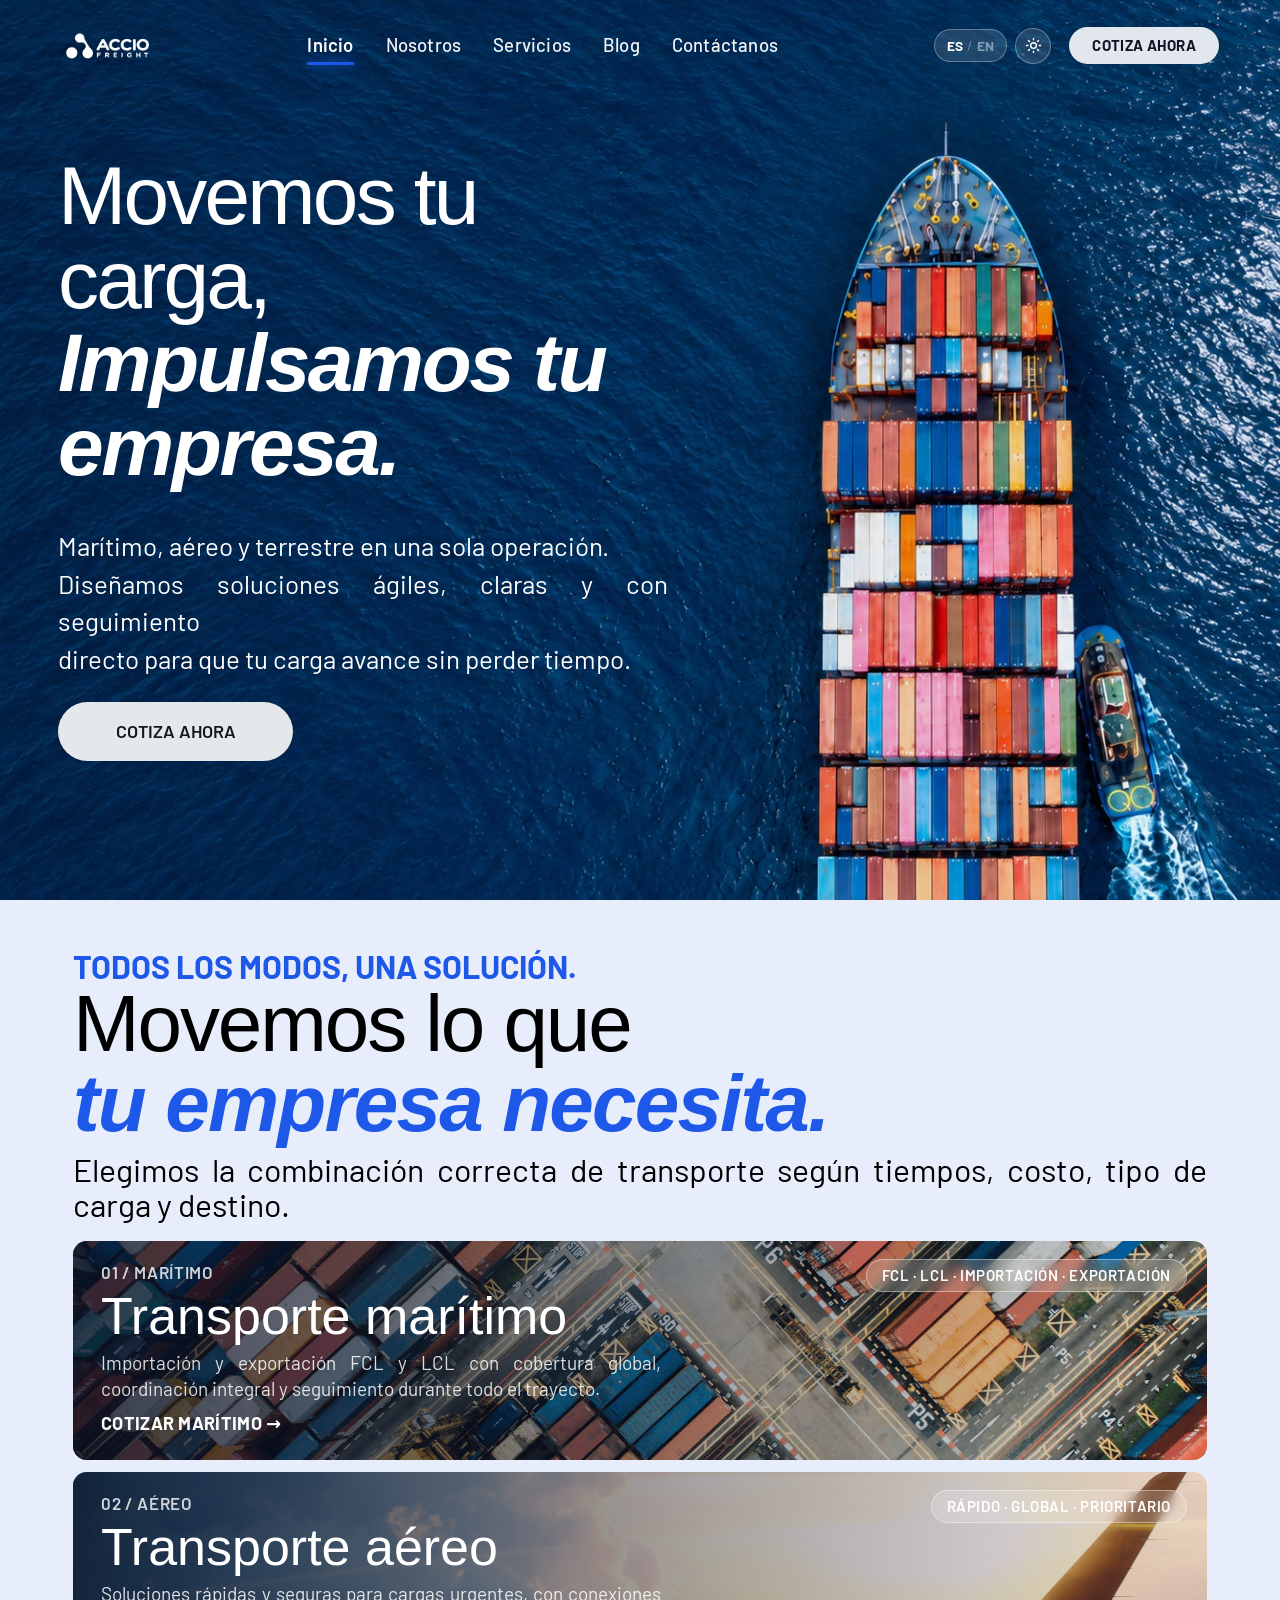
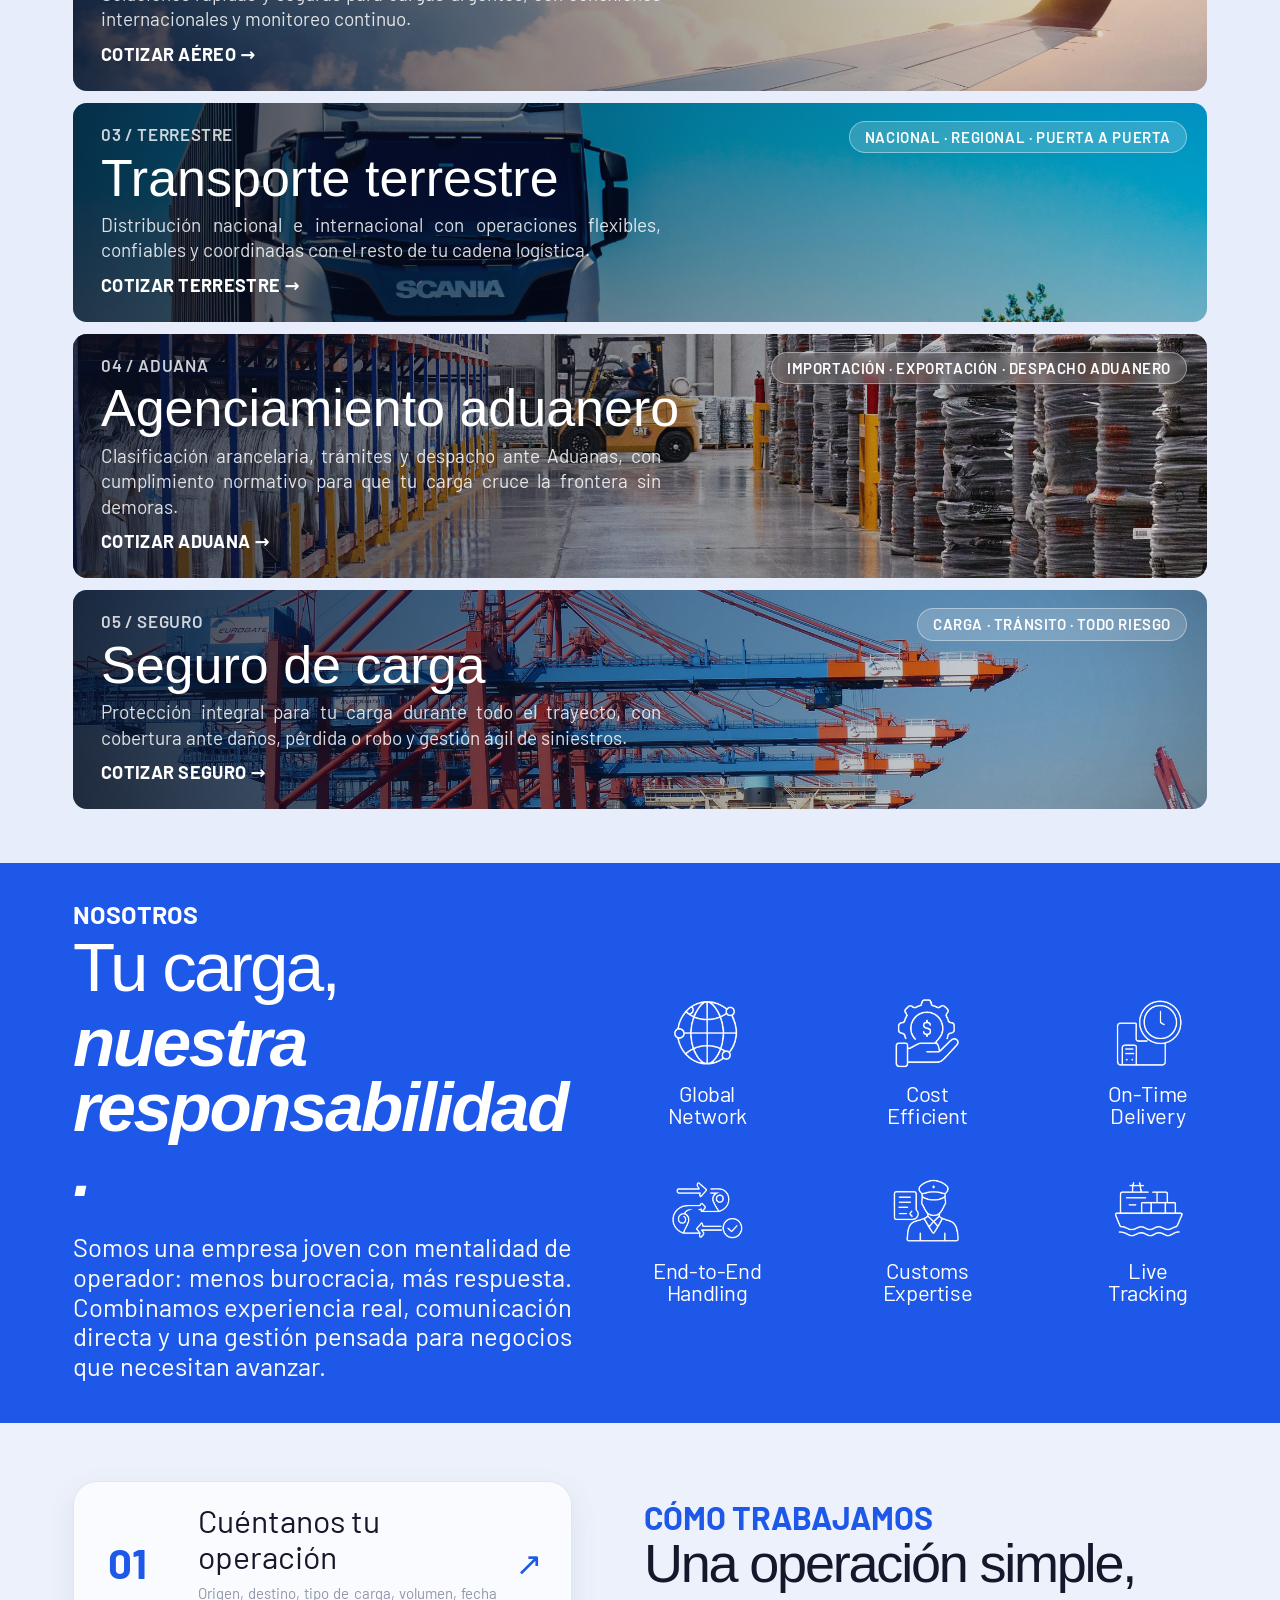
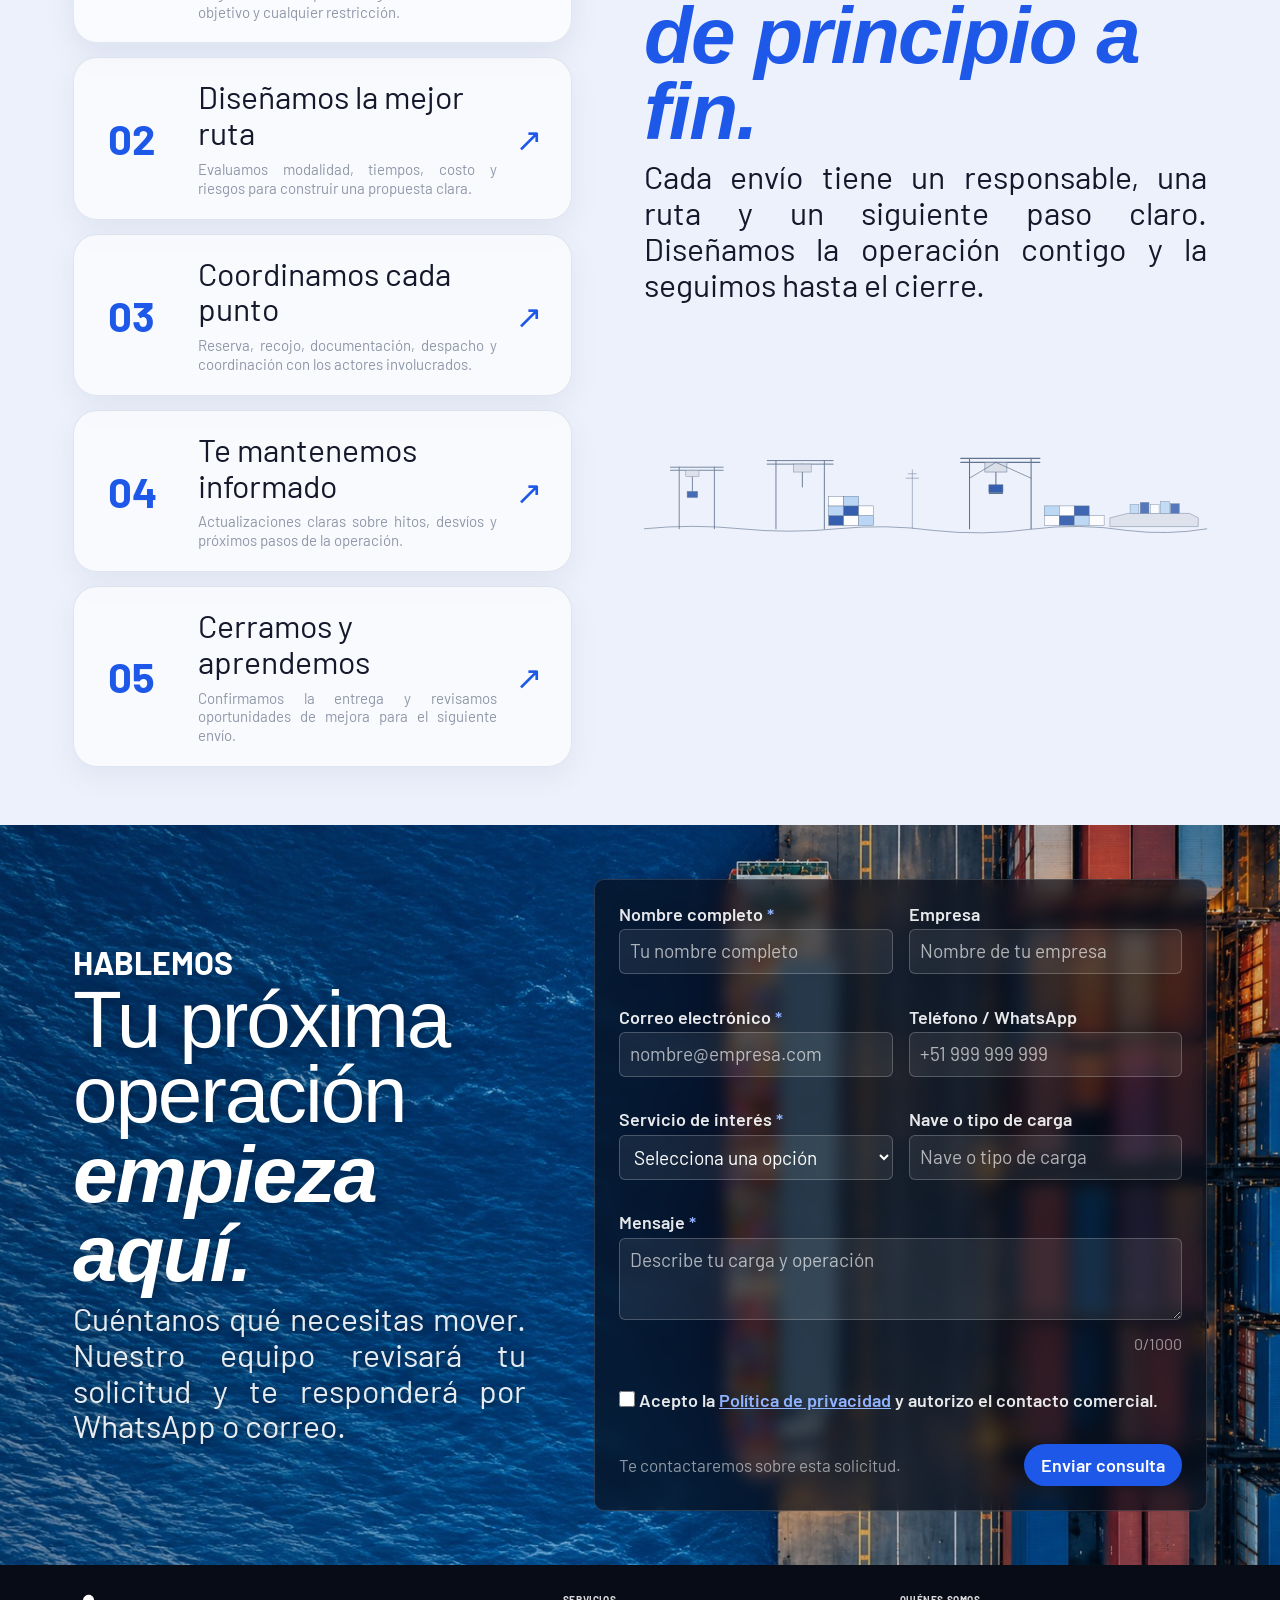
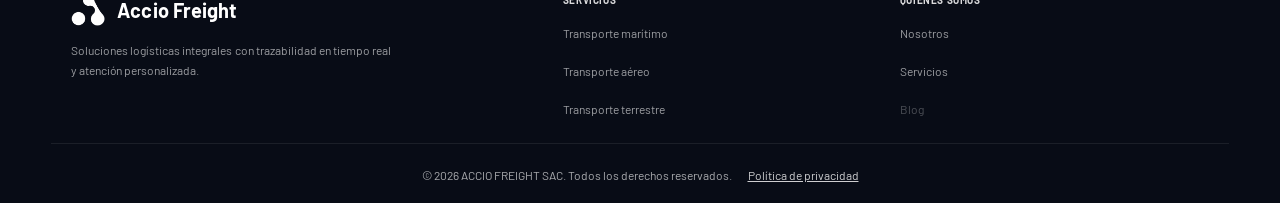
<file: index.html>
<!DOCTYPE html>
<html lang="es">
<head>
<meta charset="UTF-8">
<script>document.documentElement.setAttribute('data-theme', (function(){try{return localStorage.getItem('theme')||'light';}catch(e){return 'light';}})());</script>
<meta name="viewport" content="width=device-width, initial-scale=1">
<title data-i18n="meta.title">Accio Freight | Movemos tu carga, impulsamos tu empresa</title>
<meta name="description" data-i18n-attr="content:meta.description" content="Agencia de carga en Perú: importaciones y exportaciones por vía marítima, aérea y terrestre, con respuesta directa y seguimiento de tu operación.">
<meta name="theme-color" content="#080c16">
<link rel="canonical" href="https://acciofreight.com/">

<!-- Favicon y Touch Icon para Google y Navegadores -->
<link rel="icon" type="image/x-icon" href="/favicon.ico">
<link rel="icon" type="image/png" sizes="512x512" href="/favicon.png">
<link rel="apple-touch-icon" href="/favicon.png">

<!-- Open Graph / Redes Sociales (WhatsApp, LinkedIn, Facebook) -->
<meta property="og:type" content="website">
<meta property="og:url" content="https://acciofreight.com/">
<meta property="og:title" content="Accio Freight | Movemos tu carga, impulsamos tu empresa">
<meta property="og:description" content="Agencia de carga en Perú: importaciones y exportaciones por vía marítima, aérea y terrestre, con respuesta directa y seguimiento de tu operación.">
<meta property="og:image" content="https://acciofreight.com/favicon.png">
<meta property="og:site_name" content="Accio Freight">

<!-- Twitter Cards -->
<meta name="twitter:card" content="summary">
<meta name="twitter:title" content="Accio Freight | Movemos tu carga, impulsamos tu empresa">
<meta name="twitter:description" content="Agencia de carga en Perú: importaciones y exportaciones por vía marítima, aérea y terrestre.">
<meta name="twitter:image" content="https://acciofreight.com/favicon.png">

<!-- Datos Estructurados Schema.org para Google (Knowledge Graph y Logo) -->
<script type="application/ld+json">
{
  "@context": "https://schema.org",
  "@type": "Organization",
  "name": "Accio Freight",
  "alternateName": "ACCIO FREIGHT SAC",
  "url": "https://acciofreight.com/",
  "logo": "https://acciofreight.com/favicon.png",
  "description": "Agencia de carga en Perú: importaciones y exportaciones por vía marítima, aérea y terrestre.",
  "sameAs": [
    "https://es.linkedin.com/company/accio-freight"
  ]
}
</script>

<link rel="preconnect" href="https://fonts.googleapis.com">
<link rel="preconnect" href="https://fonts.gstatic.com" crossorigin>

<link href="https://fonts.googleapis.com/css2?family=Barlow:ital,wght@0,400;0,500;0,600;0,700;1,700&family=Montserrat:wght@500;600;700;800&display=swap" rel="stylesheet">
<link rel="stylesheet" href="css/index.css">
<noscript><link rel="stylesheet" href="css/index-noscript.css"></noscript>

</head>
<body>
<a href="#main-content" class="sr-only focusable" tabindex="0" data-i18n="a11y.skip">Saltar al contenido</a>

<header id="siteHeader">
  <div class="wrap header-pill">
    <a class="logo" href="#inicio" aria-label="Accio Freight — Inicio" data-i18n-attr="aria-label:nav.logoAria">
      <img src="assets/brand/logo_name_transparent.png" alt="Accio Freight" class="logo-mark" width="301" height="235">
    </a>
    <nav class="nav-menu">
      <div class="nav-links" id="navLinks">
        <a href="#inicio" class="nav-link active" data-i18n="nav.inicio">Inicio</a>
        <a href="#nosotros" class="nav-link" data-i18n="nav.nosotros">Nosotros</a>
        <a href="#servicios" class="nav-link" data-i18n="nav.servicios">Servicios</a>
        <a href="#" class="nav-link" aria-label="Blog (próximamente)" data-i18n="nav.blog" data-i18n-attr="aria-label:nav.blogAria">Blog</a>
        <a href="#contacto" class="nav-link" data-i18n="nav.contacto">Contáctanos</a>
      </div>
    </nav>
    <div class="header-actions">
      <div class="site-toggles">
        <button type="button" class="lang-toggle" id="langToggle" aria-label="Switch language / Cambiar idioma">
          <span class="lang-toggle-opt" data-lang-opt="es">ES</span><span class="lang-toggle-sep">/</span><span class="lang-toggle-opt" data-lang-opt="en">EN</span>
        </button>
        <button type="button" class="theme-toggle" id="themeToggle" aria-label="Cambiar a tema oscuro" aria-pressed="false">
          <svg class="theme-toggle-icon icon-sun" viewBox="0 0 24 24" fill="none" stroke="currentColor" stroke-width="2" stroke-linecap="round" aria-hidden="true" focusable="false"><circle cx="12" cy="12" r="4"/><path d="M12 2v2M12 20v2M4.93 4.93l1.41 1.41M17.66 17.66l1.41 1.41M2 12h2M20 12h2M4.93 19.07l1.41-1.41M17.66 6.34l1.41-1.41"/></svg>
          <svg class="theme-toggle-icon icon-moon" viewBox="0 0 24 24" fill="currentColor" aria-hidden="true" focusable="false"><path d="M21 12.79A9 9 0 1 1 11.21 3 7 7 0 0 0 21 12.79Z"/></svg>
        </button>
      </div>
      <a class="btn btn-cta" href="#contacto" data-i18n="nav.cta">COTIZA AHORA</a>
      <button class="menu-toggle" id="menuToggle" type="button" aria-label="Abrir menú" aria-expanded="false" aria-controls="navLinks" data-i18n-attr="aria-label:nav.menuAria">
        <span></span><span></span><span></span>
      </button>
    </div>
  </div>
</header>

<main id="main-content">
<section class="hero" id="inicio">
  <div class="hero-content">
    <h1 data-i18n-html="hero.title">Movemos tu<br>carga,<br><em>Impulsamos tu<br>empresa.</em></h1>
    <p data-i18n-html="hero.subtitle">Marítimo, aéreo y terrestre en una sola operación.<br>Diseñamos soluciones ágiles, claras y con seguimiento<br class="hero-desktop"> directo para que tu carga avance sin perder tiempo.</p>
    <a class="btn hero-btn" href="#contacto" data-i18n="hero.cta">COTIZA AHORA</a>
  </div>
</section>

<section class="services" id="servicios">
  <div class="wrap">
    <div class="eyebrow" data-i18n="services.eyebrow">TODOS LOS MODOS, UNA SOLUCIÓN.</div>
    <h2 data-i18n-html="services.title">Movemos lo que<em>tu empresa necesita.</em></h2>
    <p class="lead" data-i18n="services.lead">Elegimos la combinación correcta de transporte según tiempos, costo, tipo de carga y destino.</p>

    <div class="cards">
      <div class="card card-1">
        <span class="card-tag-pill" data-i18n="services.card1.tagPill">FCL · LCL · IMPORT · EXPORT</span>
        <div class="card-inner">
          <div class="card-tag" data-i18n="services.card1.tag">01 / OCEAN</div>
          <h3 data-i18n="services.card1.title">Transporte marítimo</h3>
          <p data-i18n="services.card1.text">Importación y exportación FCL y LCL con cobertura global, coordinación integral y seguimiento durante todo el trayecto.</p>
          <a class="link" href="#contacto" data-i18n="services.card1.link">COTIZAR MARÍTIMO →</a>
        </div>
      </div>
      <div class="card card-2">
        <span class="card-tag-pill" data-i18n="services.card2.tagPill">FAST · GLOBAL · PRIORITY</span>
        <div class="card-inner">
          <div class="card-tag" data-i18n="services.card2.tag">02 / AIR</div>
          <h3 data-i18n="services.card2.title">Transporte aéreo</h3>
          <p data-i18n="services.card2.text">Soluciones rápidas y seguras para cargas urgentes, con conexiones internacionales y monitoreo continuo.</p>
          <a class="link" href="#contacto" data-i18n="services.card2.link">COTIZAR AÉREO →</a>
        </div>
      </div>
      <div class="card card-3">
        <span class="card-tag-pill" data-i18n="services.card3.tagPill">NATIONAL · REGIONAL · DOOR TO DOOR</span>
        <div class="card-inner">
          <div class="card-tag" data-i18n="services.card3.tag">03 / GROUND</div>
          <h3 data-i18n="services.card3.title">Transporte terrestre</h3>
          <p data-i18n="services.card3.text">Distribución nacional e internacional con operaciones flexibles, confiables y coordinadas con el resto de tu cadena logística.</p>
          <a class="link" href="#contacto" data-i18n="services.card3.link">COTIZAR TERRESTRE →</a>
        </div>
      </div>
      <div class="card card-4">
        <span class="card-tag-pill" data-i18n="services.card4.tagPill">IMPORT · EXPORT · DESPACHO ADUANERO</span>
        <div class="card-inner">
          <div class="card-tag" data-i18n="services.card4.tag">04 / CUSTOMS</div>
          <h3 data-i18n="services.card4.title">Agenciamiento aduanero</h3>
          <p data-i18n="services.card4.text">Gestión de despachos de importación y exportación, asesoría documental y coordinación aduanera para agilizar tus operaciones de comercio exterior.</p>
          <a class="link" href="#contacto" data-i18n="services.card4.link">COTIZAR ADUANA →</a>
        </div>
      </div>
      <div class="card card-5">
        <span class="card-tag-pill" data-i18n="services.card5.tagPill">CARGO · TRANSIT · ALL RISK</span>
        <div class="card-inner">
          <div class="card-tag" data-i18n="services.card5.tag">05 / INSURANCE</div>
          <h3 data-i18n="services.card5.title">Seguro de carga</h3>
          <p data-i18n="services.card5.text">Protección integral para tu carga durante todo el trayecto, con cobertura ante daños, pérdida o robo y gestión ágil de siniestros.</p>
          <a class="link" href="#contacto" data-i18n="services.card5.link">COTIZAR SEGURO →</a>
        </div>
      </div>
    </div>
  </div>
</section>

<section class="about" id="nosotros">
  <div class="wrap about-grid">
    <div>
      <div class="eyebrow" data-i18n="about.eyebrow">NOSOTROS</div>
      <h2 data-i18n-html="about.title">Tu carga,<em>nuestra<br>responsabilidad.</em></h2>
      <p data-i18n="about.text">Somos una empresa joven con mentalidad de operador: menos burocracia, más respuesta. Combinamos experiencia real, comunicación directa y una gestión pensada para negocios que necesitan avanzar.</p>
    </div>
    <div class="feature-grid">
      <div class="feature">
        <img src="assets/icons/global_network.png" alt="Global Network" class="feature-icon" width="92" height="92" loading="lazy">
        <span data-i18n-html="about.feature1">Global<br>Network</span>
      </div>
      <div class="feature">
        <img src="assets/icons/cost_efficent.png" alt="Cost Efficient" class="feature-icon" width="92" height="92" loading="lazy">
        <span data-i18n-html="about.feature2">Cost<br>Efficient</span>
      </div>
      <div class="feature">
        <img src="assets/icons/on_time_delivery.png" alt="On-Time Delivery" class="feature-icon" width="92" height="92" loading="lazy">
        <span data-i18n-html="about.feature3">On-Time<br>Delivery</span>
      </div>
      <div class="feature">
        <img src="assets/icons/end_to_end_handling.png" alt="End-to-End Handling" class="feature-icon" width="92" height="92" loading="lazy">
        <span data-i18n-html="about.feature4">End-to-End<br>Handling</span>
      </div>
      <div class="feature">
        <img src="assets/icons/custom_expertise.png" alt="Customs Expertise" class="feature-icon" width="92" height="92" loading="lazy">
        <span data-i18n-html="about.feature5">Customs<br>Expertise</span>
      </div>
      <div class="feature">
        <img src="assets/icons/live_tracking.png" alt="Live Tracking" class="feature-icon" width="92" height="92" loading="lazy">
        <span data-i18n-html="about.feature6">Live<br>Tracking</span>
      </div>
    </div>
  </div>
</section>


<section class="process">
  <div class="wrap process-grid">
    <div class="steps">
      <div class="step">
        <div class="step-num">01</div>
        <div class="step-body"><h4 data-i18n="process.step1.title">Cuéntanos tu operación</h4><p data-i18n="process.step1.text">Origen, destino, tipo de carga, volumen, fecha objetivo y cualquier restricción.</p></div>
        <div class="step-arrow">↗</div>
      </div>
      <div class="step">
        <div class="step-num">02</div>
        <div class="step-body"><h4 data-i18n="process.step2.title">Diseñamos la mejor ruta</h4><p data-i18n="process.step2.text">Evaluamos modalidad, tiempos, costo y riesgos para construir una propuesta clara.</p></div>
        <div class="step-arrow">↗</div>
      </div>
      <div class="step">
        <div class="step-num">03</div>
        <div class="step-body"><h4 data-i18n="process.step3.title">Coordinamos cada punto</h4><p data-i18n="process.step3.text">Reserva, recojo, documentación, despacho y coordinación con los actores involucrados.</p></div>
        <div class="step-arrow">↗</div>
      </div>
      <div class="step">
        <div class="step-num">04</div>
        <div class="step-body"><h4 data-i18n="process.step4.title">Te mantenemos informado</h4><p data-i18n="process.step4.text">Actualizaciones claras sobre hitos, desvíos y próximos pasos de la operación.</p></div>
        <div class="step-arrow">↗</div>
      </div>
      <div class="step">
        <div class="step-num">05</div>
        <div class="step-body"><h4 data-i18n="process.step5.title">Cerramos y aprendemos</h4><p data-i18n="process.step5.text">Confirmamos la entrega y revisamos oportunidades de mejora para el siguiente envío.</p></div>
        <div class="step-arrow">↗</div>
      </div>
    </div>

    <div class="process-copy">
      <div class="eyebrow" data-i18n="process.eyebrow">CÓMO TRABAJAMOS</div>
      <h2 data-i18n-html="process.title">Una operación simple,<em>de principio a fin.</em></h2>
      <p data-i18n="process.text">Cada envío tiene un responsable, una ruta y un siguiente paso claro. Diseñamos la operación contigo y la seguimos hasta el cierre.</p>

      <svg class="process-art" viewBox="0 0 1280 230" preserveAspectRatio="xMidYMax slice" fill="none" aria-hidden="true" focusable="false">
        <!-- Línea base de muelle -->
        <path d="M0 195 Q110 184 220 195 Q330 206 440 195 Q550 184 660 199 Q770 211 880 196 Q990 182 1100 199 Q1190 210 1280 195"
              stroke="#526784" stroke-width="1.8" opacity="0.7" />

        <!-- Grúa pórtico 1 (izquierda) -->
        <g stroke="#526784" stroke-width="2.2" opacity="0.78" stroke-linecap="round">
          <line x1="80" y1="55" x2="80" y2="195" />
          <line x1="160" y1="55" x2="160" y2="195" />
          <line x1="60" y1="55" x2="180" y2="55" />
          <line x1="60" y1="62" x2="180" y2="62" />
          <line x1="110" y1="62" x2="110" y2="110" />
          <rect x="95" y="62" width="30" height="14" fill="#d8dde8" stroke="#526784" stroke-width="1" />
        </g>
        <g opacity="0.82">
          <rect x="98" y="110" width="24" height="14" fill="#2250A6" stroke="#526784" stroke-width="1" />
        </g>

        <!-- Grúa pórtico 2 (centro-izquierda) -->
        <g stroke="#526784" stroke-width="2.2" opacity="0.85" stroke-linecap="round">
          <line x1="300" y1="40" x2="300" y2="195" />
          <line x1="410" y1="40" x2="410" y2="195" />
          <line x1="280" y1="40" x2="430" y2="40" />
          <line x1="280" y1="48" x2="430" y2="48" />
          <line x1="360" y1="48" x2="360" y2="100" />
          <rect x="340" y="48" width="40" height="18" fill="#d8dde8" stroke="#526784" stroke-width="1" />
        </g>
        <!-- Stacks de contenedores (centro) -->
        <g opacity="0.9" stroke="#526784" stroke-width="1">
          <rect x="420" y="165" width="34" height="22" fill="#2250A6" />
          <rect x="454" y="165" width="34" height="22" fill="#ffffff" />
          <rect x="488" y="165" width="34" height="22" fill="#B5D4F4" />
          <rect x="420" y="143" width="34" height="22" fill="#B5D4F4" />
          <rect x="454" y="143" width="34" height="22" fill="#2250A6" />
          <rect x="488" y="143" width="34" height="22" fill="#ffffff" />
          <rect x="420" y="121" width="34" height="22" fill="#ffffff" />
          <rect x="454" y="121" width="34" height="22" fill="#B5D4F4" />
        </g>

        <!-- Mástil / antena -->
        <g stroke="#526784" stroke-width="1.6" opacity="0.65">
          <line x1="610" y1="60" x2="610" y2="195" />
          <line x1="595" y1="80" x2="625" y2="80" />
          <line x1="600" y1="70" x2="620" y2="70" />
        </g>

        <!-- Grúa pórtico 3 (derecha, gran formato) -->
        <g stroke="#526784" stroke-width="2.4" opacity="0.9" stroke-linecap="round">
          <line x1="740" y1="35" x2="740" y2="195" />
          <line x1="880" y1="35" x2="880" y2="195" />
          <line x1="720" y1="35" x2="900" y2="35" />
          <line x1="720" y1="44" x2="900" y2="44" />
          <line x1="800" y1="44" x2="800" y2="95" />
          <rect x="775" y="44" width="50" height="22" fill="#d8dde8" stroke="#526784" stroke-width="1.2" />
          <!-- Refuerzos diagonales -->
          <line x1="740" y1="80" x2="800" y2="44" stroke-width="1.6" />
          <line x1="880" y1="80" x2="800" y2="44" stroke-width="1.6" />
        </g>
        <!-- Contenedor suspendido por grúa 3 -->
        <g opacity="0.9">
          <rect x="784" y="95" width="32" height="18" fill="#2250A6" stroke="#526784" stroke-width="1.2" />
          <rect x="784" y="113" width="32" height="3" fill="#526784" />
        </g>

        <!-- Stacks de contenedores (derecha) -->
        <g opacity="0.85" stroke="#526784" stroke-width="1">
          <rect x="910" y="165" width="34" height="22" fill="#ffffff" />
          <rect x="944" y="165" width="34" height="22" fill="#2250A6" />
          <rect x="978" y="165" width="34" height="22" fill="#B5D4F4" />
          <rect x="1012" y="165" width="34" height="22" fill="#ffffff" />
          <rect x="910" y="143" width="34" height="22" fill="#B5D4F4" />
          <rect x="944" y="143" width="34" height="22" fill="#ffffff" />
          <rect x="978" y="143" width="34" height="22" fill="#2250A6" />
        </g>

        <!-- Silueta buque portacontenedores (derecha) -->
        <g opacity="0.75" stroke="#526784" stroke-linecap="round">
          <path d="M1060 170 L1100 160 L1240 160 L1260 170 L1260 190 L1060 190 Z" fill="#d8dde8" stroke-width="1.2" />
          <rect x="1105" y="140" width="20" height="20" fill="#B5D4F4" stroke-width="1" />
          <rect x="1128" y="135" width="20" height="25" fill="#2250A6" stroke-width="1" />
          <rect x="1151" y="140" width="20" height="20" fill="#ffffff" stroke-width="1" />
          <rect x="1174" y="133" width="20" height="27" fill="#B5D4F4" stroke-width="1" />
          <rect x="1197" y="138" width="20" height="22" fill="#2250A6" stroke-width="1" />
        </g>
      </svg>
    </div>
  </div>
</section>


<section class="contact" id="contacto">
  <div class="contact-bg">
    <div class="contact-inner">
      <div class="contact-text">
        <div class="eyebrow" data-i18n="contact.eyebrow">HABLEMOS</div>
        <h2 data-i18n-html="contact.title">Tu próxima operación<em>empieza aquí.</em></h2>
        <p data-i18n="contact.text">Cuéntanos qué necesitas mover. Nuestro equipo revisará tu solicitud y te responderá por WhatsApp o correo.</p>
      </div>
      <form id="contactForm" action="https://formsubmit.co/ajax/gcermeno@acciofreight.com" method="POST">
        <input type="hidden" name="_template" value="box">
        <input type="hidden" name="_subject" value="Nueva consulta desde ACCIO FREIGHT">
        <input type="hidden" name="_cc" value="pirrazabal@acciofreight.com">
        <input type="text" name="_honey" class="honeypot" tabindex="-1" autocomplete="off" aria-hidden="true">
        <div class="form-row">
          <div class="field">
            <label for="nombre" data-i18n-html="contact.form.nombreLabel">Nombre completo <span class="req" aria-hidden="true">*</span></label>
            <input type="text" id="nombre" name="nombre" placeholder="Tu nombre completo" maxlength="120" required autocomplete="name" aria-required="true" aria-describedby="err-nombre" data-i18n-attr="placeholder:contact.form.nombrePlaceholder">
            <div class="field-error" id="err-nombre" role="alert" aria-live="polite"></div>
          </div>
          <div class="field">
            <label for="empresa" data-i18n="contact.form.empresaLabel">Empresa</label>
            <input type="text" id="empresa" name="empresa" placeholder="Nombre de tu empresa" maxlength="160" autocomplete="organization" data-i18n-attr="placeholder:contact.form.empresaPlaceholder">
          </div>
        </div>
        <div class="form-row">
          <div class="field">
            <label for="email" data-i18n-html="contact.form.emailLabel">Correo electrónico <span class="req" aria-hidden="true">*</span></label>
            <input type="email" id="email" name="email" placeholder="nombre@empresa.com" maxlength="254" required autocomplete="email" aria-required="true" aria-describedby="err-email" data-i18n-attr="placeholder:contact.form.emailPlaceholder">
            <div class="field-error" id="err-email" role="alert" aria-live="polite"></div>
          </div>
          <div class="field">
            <label for="telefono" data-i18n="contact.form.telefonoLabel">Teléfono / WhatsApp</label>
            <input type="tel" id="telefono" name="telefono" placeholder="+51 999 999 999" maxlength="32" autocomplete="tel" data-i18n-attr="placeholder:contact.form.telefonoPlaceholder">
          </div>
        </div>
        <div class="form-row">
          <div class="field">
            <label for="servicio" data-i18n-html="contact.form.servicioLabel">Servicio de interés <span class="req" aria-hidden="true">*</span></label>
            <select id="servicio" name="servicio" required aria-required="true" aria-describedby="err-servicio">
              <option value="" data-i18n="contact.form.servicioOptPlaceholder">Selecciona una opción</option>
              <option value="maritime" data-i18n="contact.form.servicioOptMaritime">Transporte marítimo</option>
              <option value="air" data-i18n="contact.form.servicioOptAir">Transporte aéreo</option>
              <option value="land" data-i18n="contact.form.servicioOptLand">Transporte terrestre</option>
              <option value="insurance" data-i18n="contact.form.servicioOptInsurance">Seguro de carga</option>
              <option value="other" data-i18n="contact.form.servicioOptOther">Otro / consulta general</option>
            </select>
            <div class="field-error" id="err-servicio" role="alert" aria-live="polite"></div>
          </div>
          <div class="field">
            <label for="nave" data-i18n="contact.form.naveLabel">Nave o tipo de carga</label>
            <input type="text" id="nave" name="nave" placeholder="Nave o tipo de carga" maxlength="160" data-i18n-attr="placeholder:contact.form.navePlaceholder">
          </div>
        </div>
        <div class="field">
          <label for="mensaje" data-i18n-html="contact.form.mensajeLabel">Mensaje <span class="req" aria-hidden="true">*</span></label>
          <textarea id="mensaje" name="mensaje" placeholder="Describe tu carga y operación" required aria-required="true" aria-describedby="err-mensaje" maxlength="1000" data-i18n-attr="placeholder:contact.form.mensajePlaceholder"></textarea>
          <div class="char-count" role="status" aria-live="polite"><span id="charCount">0</span>/1000</div>
          <div class="field-error" id="err-mensaje" role="alert" aria-live="polite"></div>
        </div>
        <div class="field">
          <label class="consent">
            <input type="checkbox" name="consent" id="consent" required aria-required="true" aria-describedby="err-consent">
            <span data-i18n-html="contact.form.consent">Acepto la <a href="legal.html#privacidad" target="_blank" rel="noopener">Política de privacidad</a> y autorizo el contacto comercial.</span>
          </label>
          <div class="field-error" id="err-consent" role="alert" aria-live="polite"></div>
        </div>
        <div class="form-footer">
          <p data-i18n="contact.form.footerNote">Te contactaremos sobre esta solicitud.</p>
          <button class="btn" type="submit" id="submitBtn">
            <span class="spinner" aria-hidden="true"></span>
            <span class="btn-text" data-i18n="contact.form.submit">Enviar consulta</span>
          </button>
        </div>
        <div class="form-success" id="formSuccess" role="status" aria-live="polite">
          <span data-i18n="contact.form.successMsg">Consulta recibida. Nuestro equipo revisará tu solicitud y te contactará.</span>
        </div>
        <div class="form-error-banner" id="formErrorBanner" role="alert" aria-live="assertive" tabindex="-1">
          <span data-i18n-html="contact.form.errorMsg">No pudimos enviar tu consulta. Vuelve a intentarlo o contáctanos por <a class="form-error-whatsapp" href="https://wa.me/51957518881" target="_blank" rel="noopener">WhatsApp</a>.</span>
        </div>
      </form>
    </div>
  </div>
</main>

<footer>
  <div class="wrap footer-grid">
    <div>
      <a class="logo" href="#inicio">
        <img src="assets/brand/logo.png" alt="Accio Freight" class="logo-mark" width="301" height="235">
        Accio Freight
      </a>
      <p data-i18n="footer.text">Soluciones logísticas integrales con trazabilidad en tiempo real y atención personalizada.</p>
    </div>
    <div>
      <h5 data-i18n="footer.servicesHeading">Servicios</h5>
      <ul>
        <li><a href="#servicios" data-i18n="footer.linkMaritime">Transporte marítimo</a></li>
        <li><a href="#servicios" data-i18n="footer.linkAir">Transporte aéreo</a></li>
        <li><a href="#servicios" data-i18n="footer.linkLand">Transporte terrestre</a></li>
      </ul>
    </div>
    <div>
      <h5 data-i18n="footer.aboutHeading">Quiénes somos</h5>
      <ul>
        <li><a href="#nosotros" data-i18n="footer.linkNosotros">Nosotros</a></li>
        <li><a href="#servicios" data-i18n="footer.linkServicios">Servicios</a></li>
        <li><a href="#" class="disabled" aria-disabled="true" tabindex="-1" data-i18n="footer.linkBlog">Blog</a></li>
      </ul>
    </div>
  </div>
  <div class="footer-bottom">
    <span data-i18n="footer.copyright">© 2026 ACCIO FREIGHT SAC. Todos los derechos reservados.</span>
    <a href="legal.html" data-i18n="footer.privacyLink">Política de privacidad</a>
  </div>
</footer>

<script src="js/i18n-data-index.js?v=20261026" defer></script>
<script src="js/site.js?v=20261026" defer></script>
<script src="js/index.js?v=20261026" defer></script>


</body>
</html>
</file>
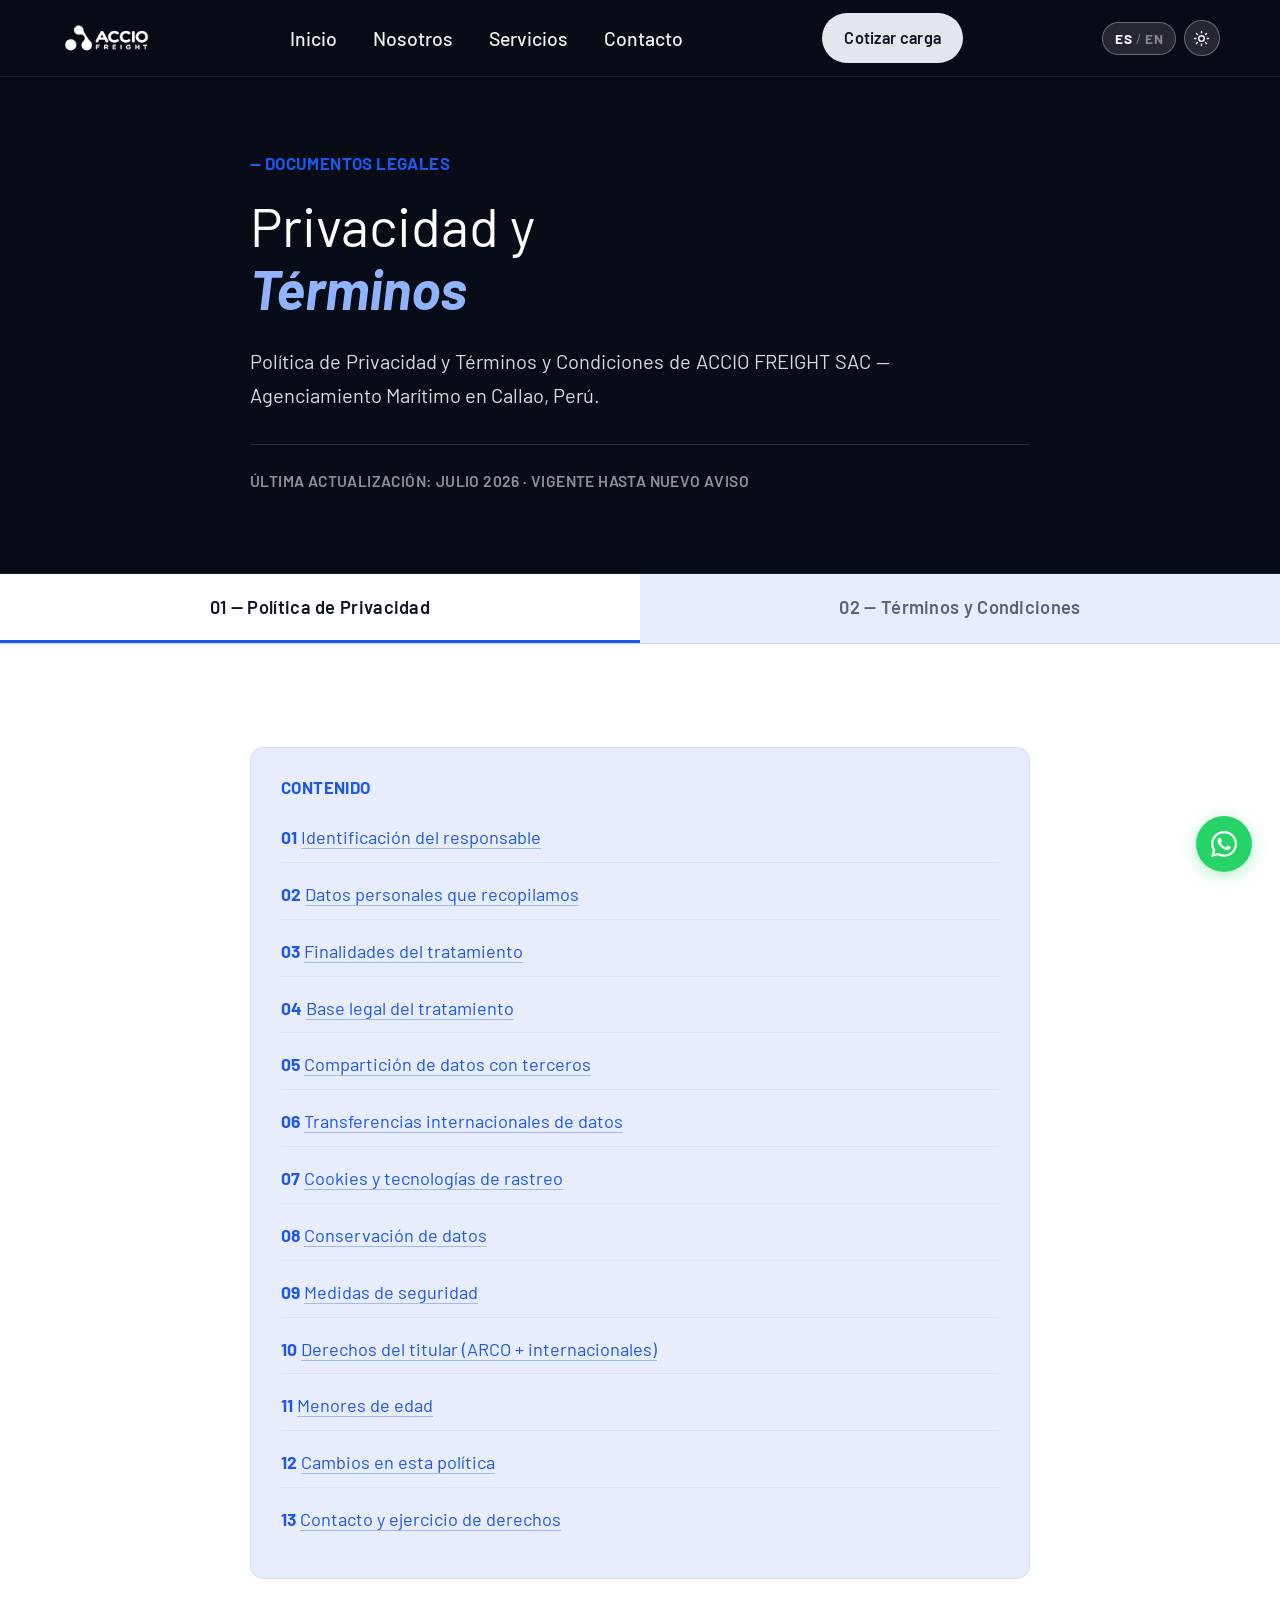
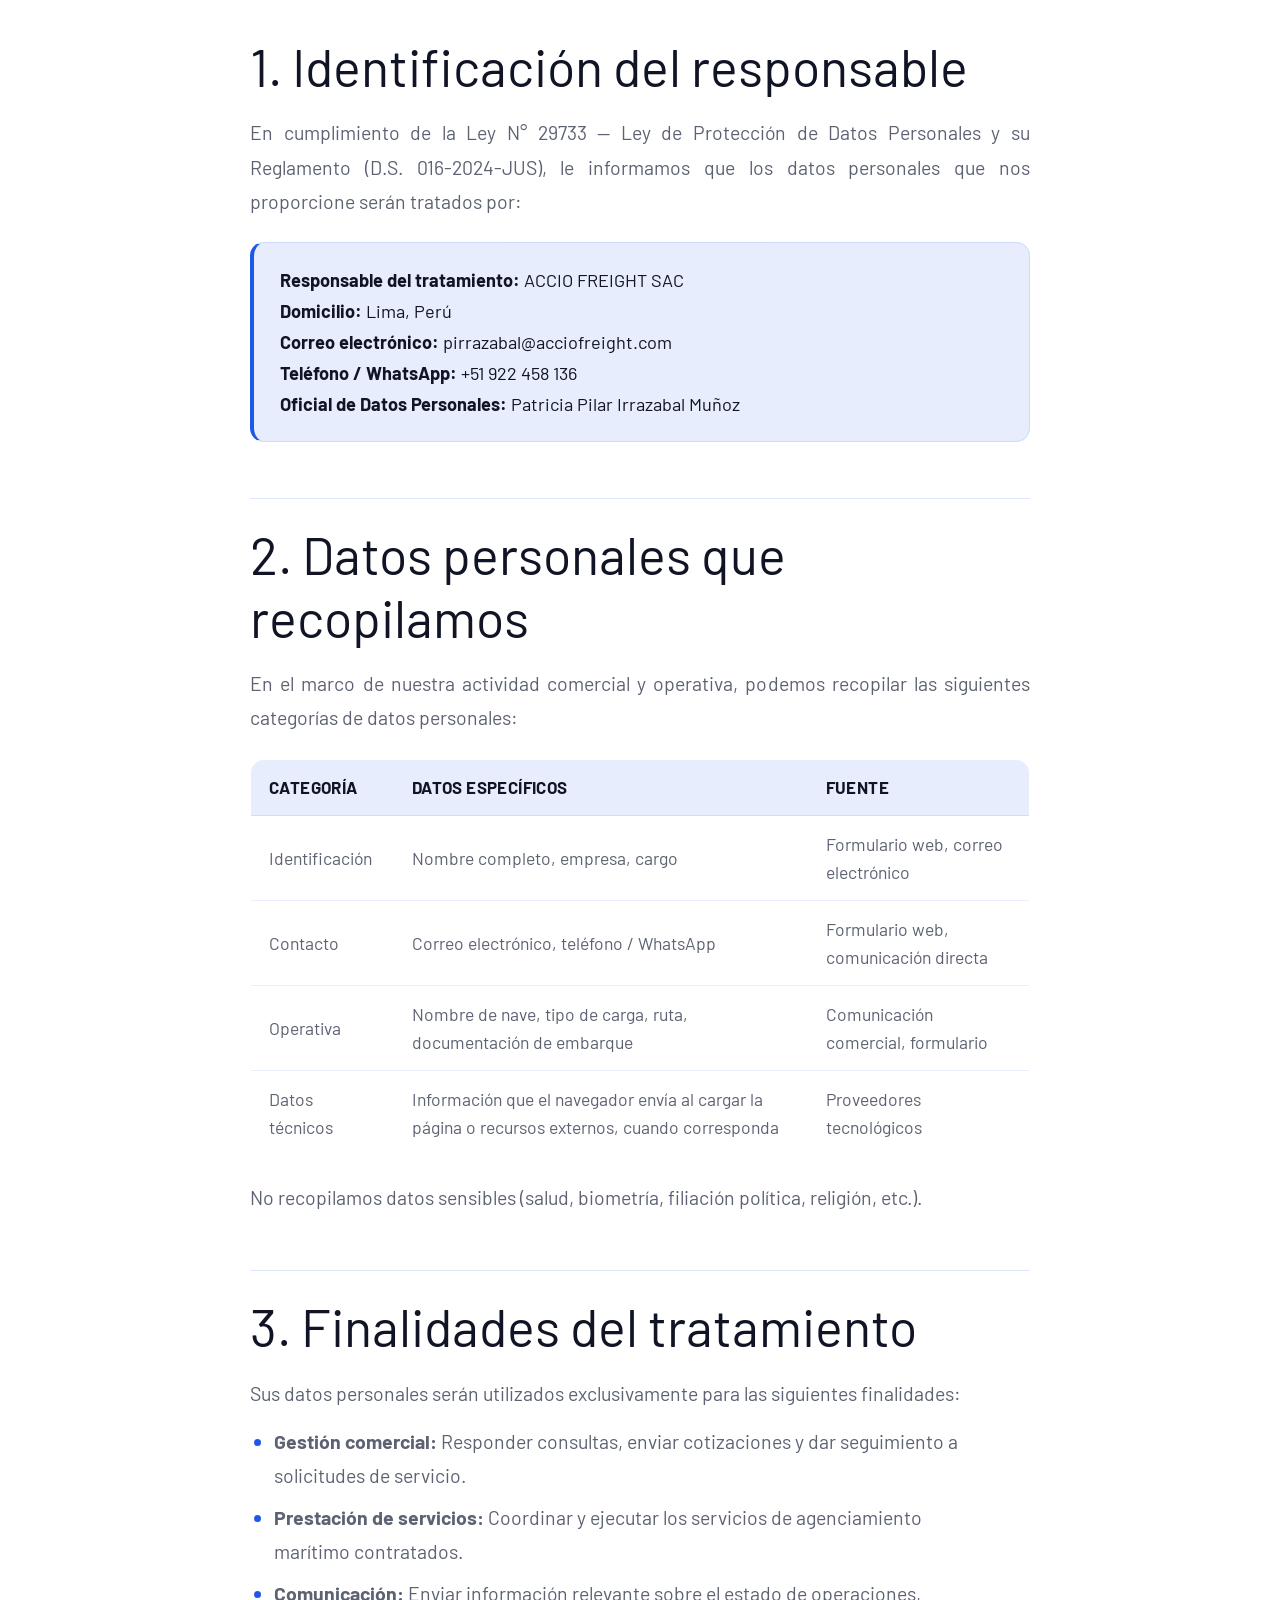
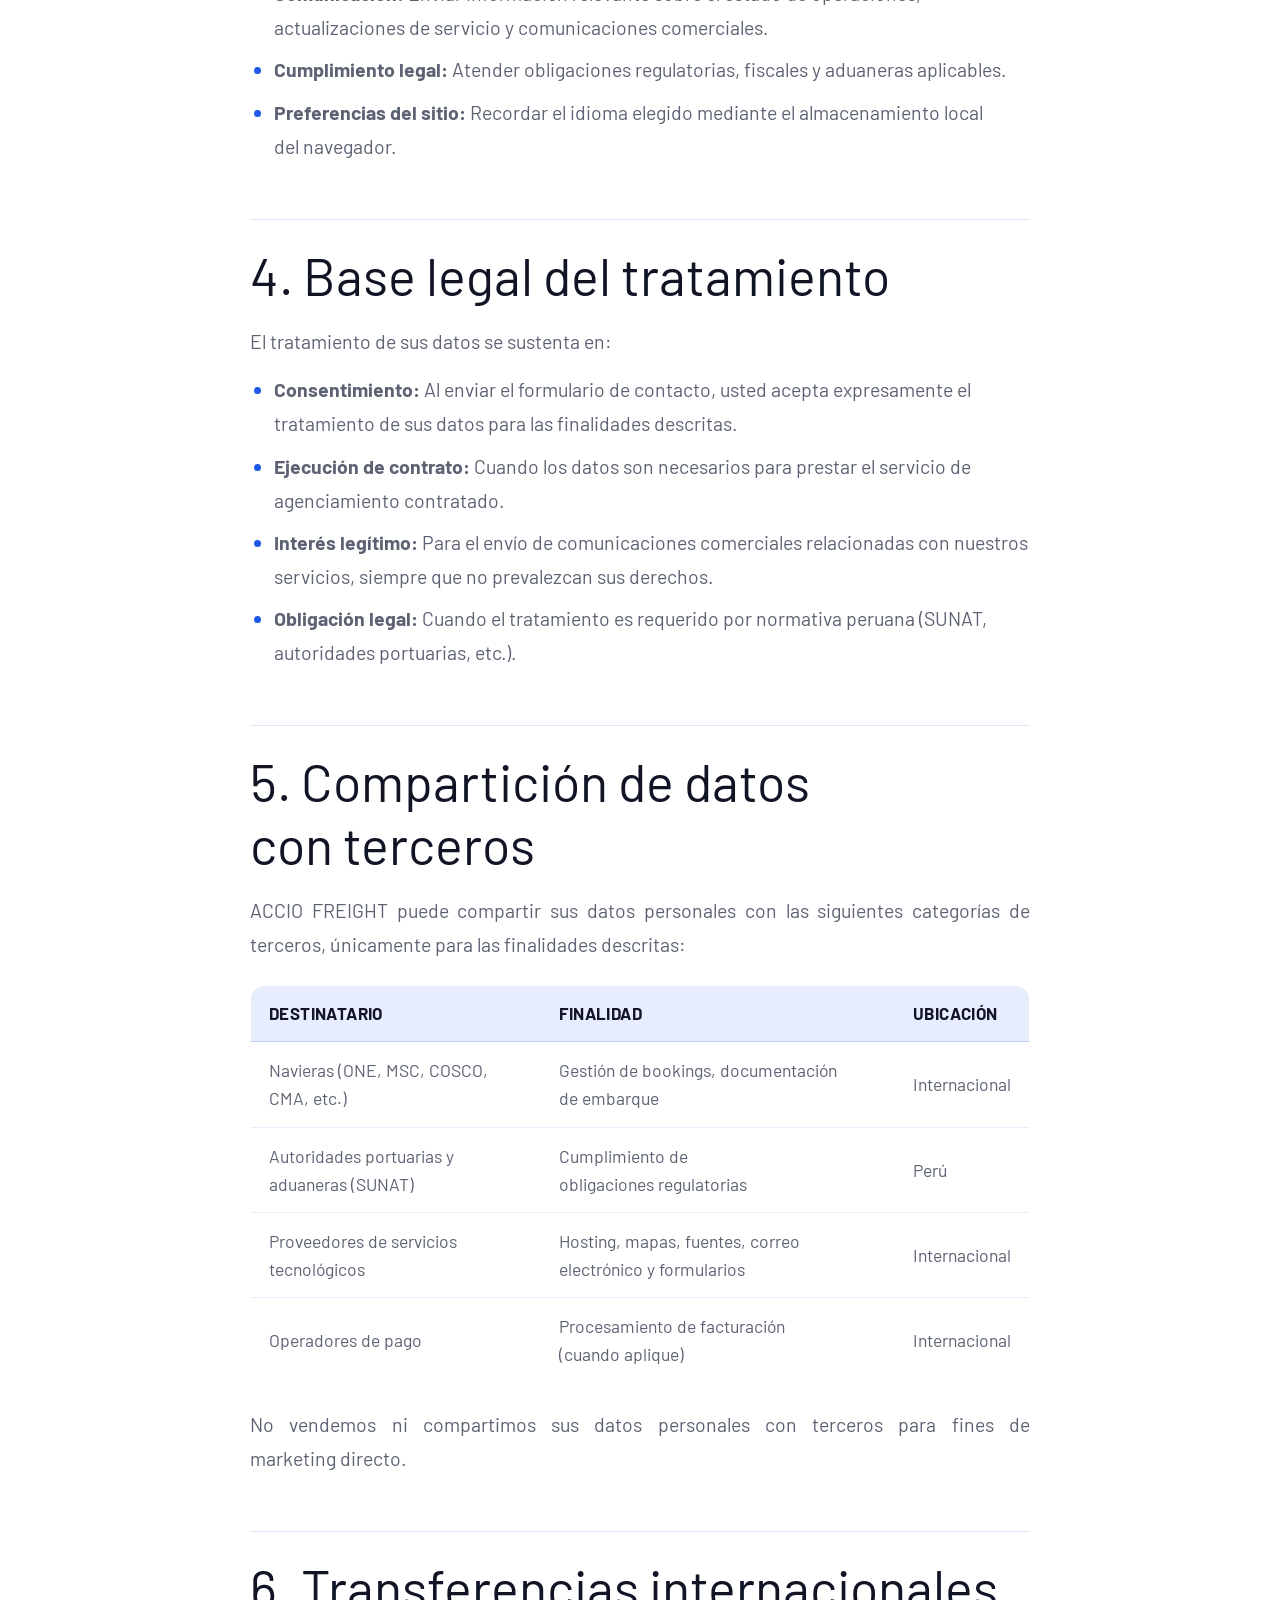
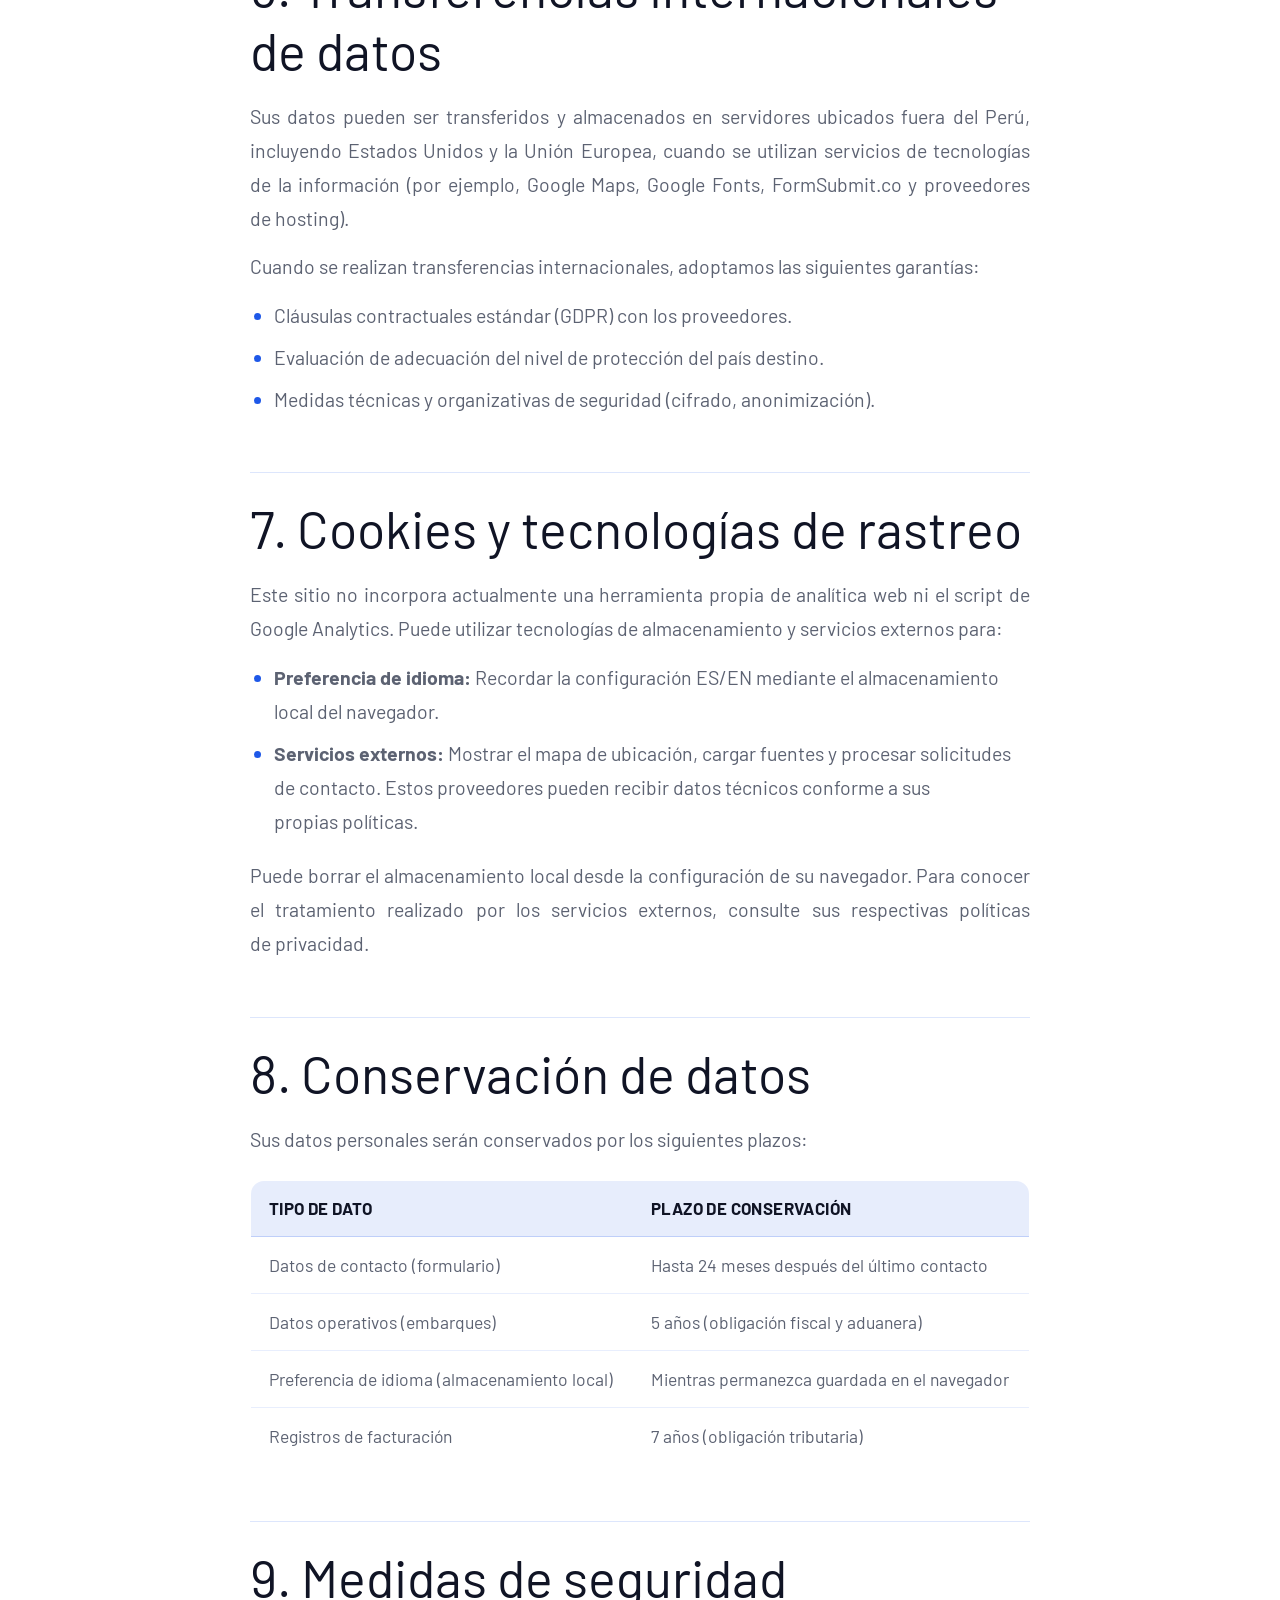
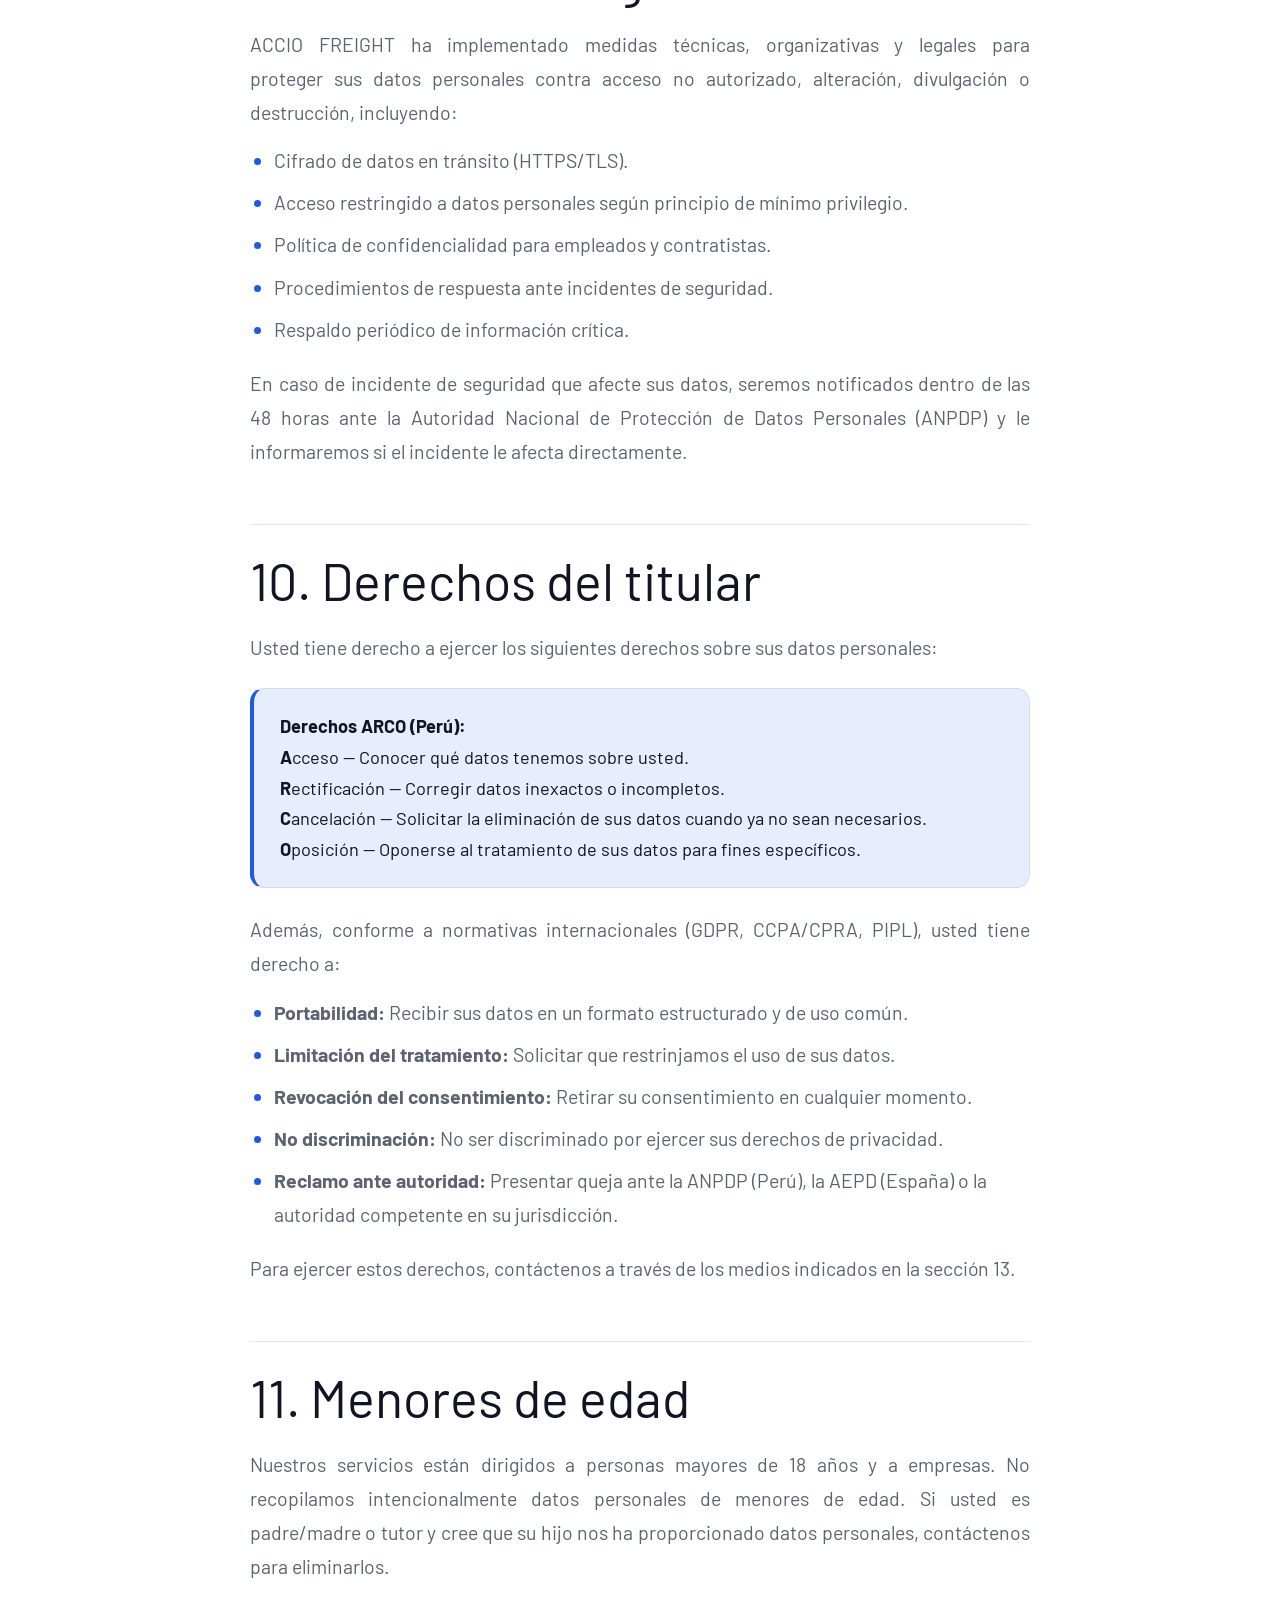
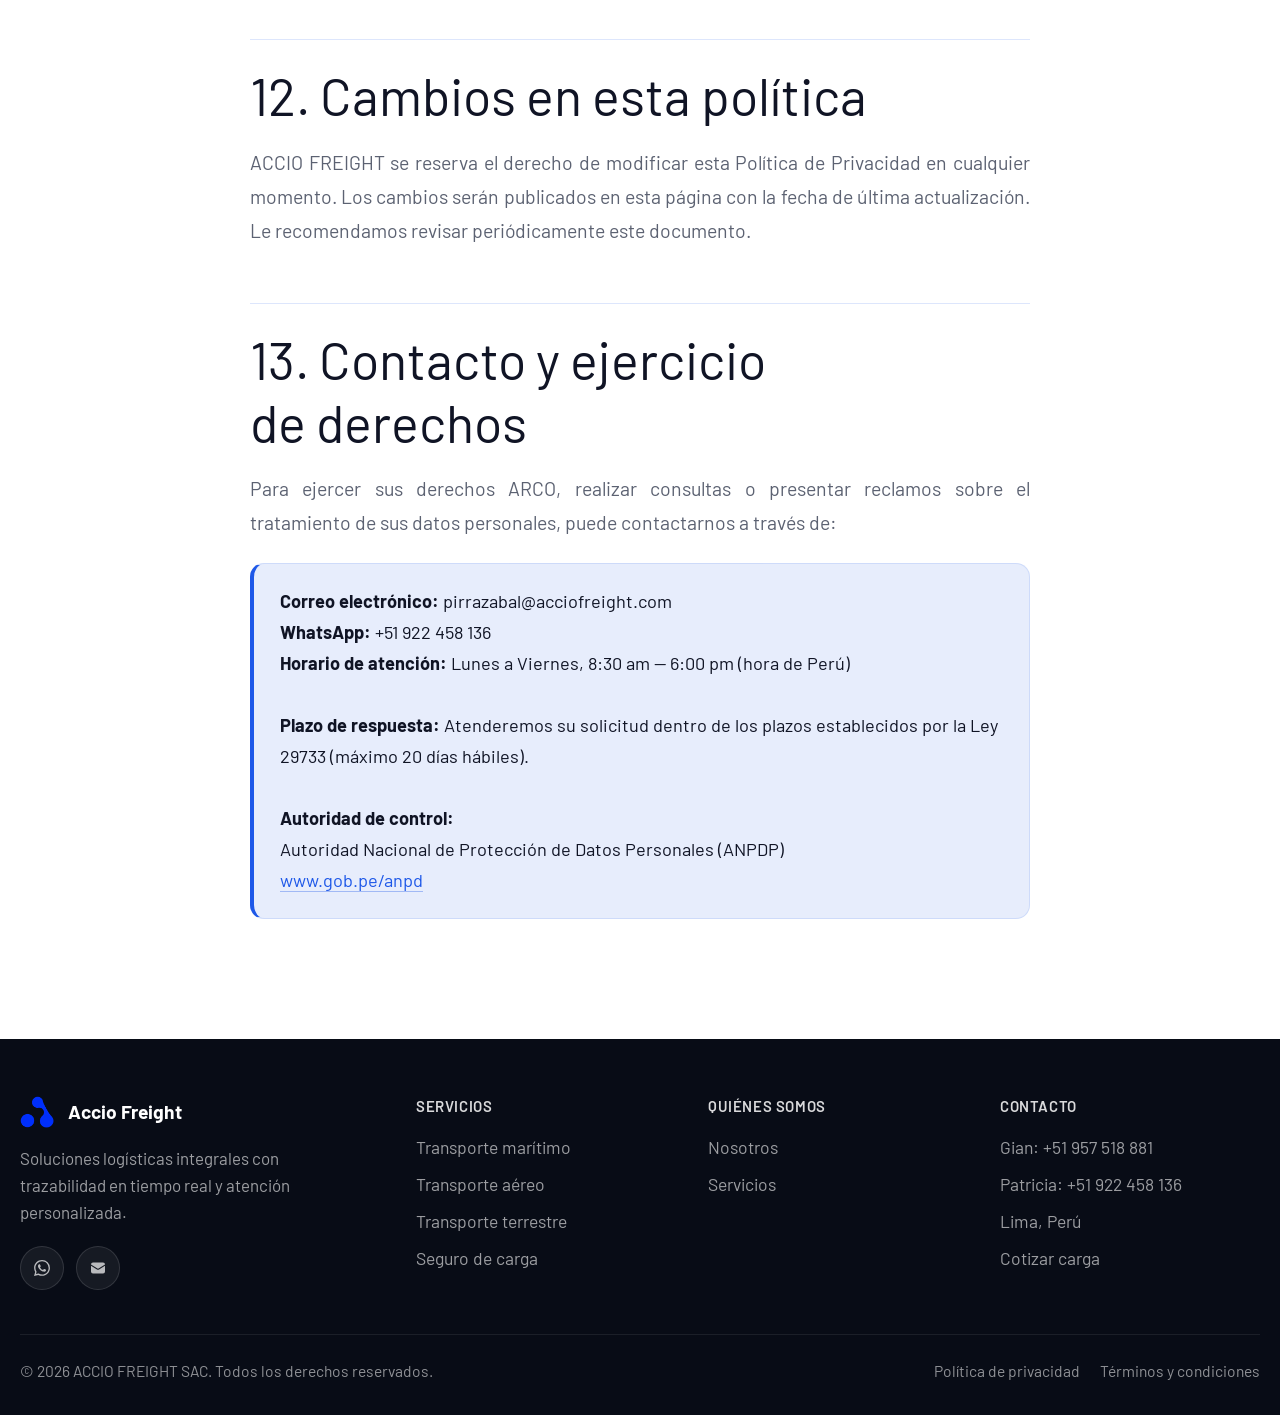
<file: legal.html>
<!DOCTYPE html>
<html lang="es">
<head>
<meta charset="UTF-8">
<script>document.documentElement.setAttribute('data-theme', (function(){try{return localStorage.getItem('theme')||'light';}catch(e){return 'light';}})());</script>
<meta name="viewport" content="width=device-width, initial-scale=1.0, viewport-fit=cover">
<title>Documentos Legales — ACCIO FREIGHT SAC</title>
<meta name="description" content="Política de Privacidad y Términos y Condiciones de ACCIO FREIGHT SAC — Agenciamiento marítimo en Callao, Perú.">
<meta name="robots" content="index, follow">
<meta name="theme-color" content="#080c16">
<link rel="canonical" href="https://acciofreight.com/legal.html">
<link rel="icon" type="image/png" sizes="512x512" href="favicon.png">
<link rel="apple-touch-icon" href="favicon.png">
<link rel="preconnect" href="https://fonts.googleapis.com">
<link rel="preconnect" href="https://fonts.gstatic.com" crossorigin>
<link href="https://fonts.googleapis.com/css2?family=Barlow:ital,wght@0,400;0,500;0,600;0,700;1,400;1,600;1,700&display=swap" rel="stylesheet">

<link rel="stylesheet" href="css/legal.css">
</head>
<body>

<a href="#main-content" class="sr-only focusable" tabindex="0" data-i18n="a11y.skip">Saltar al contenido</a>

<header>
  <nav>
    <a class="logo" href="#inicio" aria-label="Accio Freight — Inicio" data-i18n-attr="aria-label:nav.logoAria">
      <img src="assets/brand/logo_name_transparent.png" alt="Accio Freight" class="logo-mark" width="301" height="235">
    </a>
    <ul class="nav-links" id="navLinks" aria-hidden="false">
      <li><a href="index.html" data-i18n="nav.home">Inicio</a></li>
      <li><a href="index.html#nosotros" data-i18n="nav.about">Nosotros</a></li>
      <li><a href="index.html#servicios" data-i18n="nav.services">Servicios</a></li>
      <li><a href="index.html#contacto" data-i18n="nav.contact">Contacto</a></li>
    </ul>
    <div class="nav-actions">
      <a href="index.html#contacto" class="nav-cta" data-i18n="nav.cta">Cotizar carga</a>
    </div>
    <div class="site-toggles">
      <button type="button" class="lang-toggle" id="langToggle" aria-label="Switch language / Cambiar idioma">
        <span class="lang-toggle-opt" data-lang-opt="es">ES</span><span class="lang-toggle-sep">/</span><span class="lang-toggle-opt" data-lang-opt="en">EN</span>
      </button>
      <button type="button" class="theme-toggle" id="themeToggle" aria-label="Cambiar a tema oscuro" aria-pressed="false">
        <svg class="theme-toggle-icon icon-sun" viewBox="0 0 24 24" fill="none" stroke="currentColor" stroke-width="2" stroke-linecap="round" aria-hidden="true" focusable="false"><circle cx="12" cy="12" r="4"/><path d="M12 2v2M12 20v2M4.93 4.93l1.41 1.41M17.66 17.66l1.41 1.41M2 12h2M20 12h2M4.93 19.07l1.41-1.41M17.66 6.34l1.41-1.41"/></svg>
        <svg class="theme-toggle-icon icon-moon" viewBox="0 0 24 24" fill="currentColor" aria-hidden="true" focusable="false"><path d="M21 12.79A9 9 0 1 1 11.21 3 7 7 0 0 0 21 12.79Z"/></svg>
      </button>
    </div>
    <div class="nav-overlay" id="navOverlay" aria-hidden="true"></div>
    <button class="nav-toggle" id="navToggle" aria-label="Abrir menú" aria-expanded="false" aria-controls="navLinks" data-i18n-attr="aria-label:nav.openMenu">
      <span></span><span></span><span></span>
    </button>
  </nav>
</header>

<section class="legal-hero">
  <div class="container-narrow">
    <span class="legal-eyebrow" data-i18n="hero.eyebrow">— Documentos legales</span>
    <h1 id="page-title" data-i18n-html="hero.title">Privacidad y <em>Términos</em></h1>
    <p class="subtitle" data-i18n="hero.subtitle">Política de Privacidad y Términos y Condiciones de ACCIO FREIGHT SAC — Agenciamiento Marítimo en Callao, Perú.</p>
    <div class="meta" data-i18n="hero.meta">Última actualización: julio 2026 · Vigente hasta nuevo aviso</div>
  </div>
</section>

<div class="tabs" role="tablist" aria-label="Documentos legales">
  <button class="tab active" id="privacyTab" role="tab" aria-selected="true" aria-controls="privacidad" tabindex="0" data-tab="privacidad" onclick="showTab('privacidad')" data-i18n="tabs.privacy">01 — Política de Privacidad</button>
  <button class="tab" id="termsTab" role="tab" aria-selected="false" aria-controls="terminos" tabindex="-1" data-tab="terminos" onclick="showTab('terminos')" data-i18n="tabs.terms">02 — Términos y Condiciones</button>
</div>

<main class="legal-content" id="main-content">
<div class="container-narrow">

<!-- ===================== POLÍTICA DE PRIVACIDAD ===================== -->
<div class="legal-section active" id="privacidad" role="tabpanel" aria-labelledby="privacyTab" tabindex="-1">

  <div class="toc reveal-up">
    <h4 data-i18n="privacy.toc.title">Contenido</h4>
    <ol>
      <li><a href="#pp-1" data-i18n="privacy.toc.i1">Identificación del responsable</a></li>
      <li><a href="#pp-2" data-i18n="privacy.toc.i2">Datos personales que recopilamos</a></li>
      <li><a href="#pp-3" data-i18n="privacy.toc.i3">Finalidades del tratamiento</a></li>
      <li><a href="#pp-4" data-i18n="privacy.toc.i4">Base legal del tratamiento</a></li>
      <li><a href="#pp-5" data-i18n="privacy.toc.i5">Compartición de datos con terceros</a></li>
      <li><a href="#pp-6" data-i18n="privacy.toc.i6">Transferencias internacionales de datos</a></li>
      <li><a href="#pp-7" data-i18n="privacy.toc.i7">Cookies y tecnologías de rastreo</a></li>
      <li><a href="#pp-8" data-i18n="privacy.toc.i8">Conservación de datos</a></li>
      <li><a href="#pp-9" data-i18n="privacy.toc.i9">Medidas de seguridad</a></li>
      <li><a href="#pp-10" data-i18n="privacy.toc.i10">Derechos del titular (ARCO + internacionales)</a></li>
      <li><a href="#pp-11" data-i18n="privacy.toc.i11">Menores de edad</a></li>
      <li><a href="#pp-12" data-i18n="privacy.toc.i12">Cambios en esta política</a></li>
      <li><a href="#pp-13" data-i18n="privacy.toc.i13">Contacto y ejercicio de derechos</a></li>
    </ol>
  </div>

  <h2 id="pp-1" data-i18n="privacy.s1.title">1. Identificación del responsable</h2>
  <p data-i18n="privacy.s1.p1">En cumplimiento de la Ley N° 29733 — Ley de Protección de Datos Personales y su Reglamento (D.S. 016-2024-JUS), le informamos que los datos personales que nos proporcione serán tratados por:</p>
  <div class="highlight">
    <strong data-i18n="privacy.s1.lResponsible">Responsable del tratamiento:</strong> ACCIO FREIGHT SAC<br>
    <strong data-i18n="privacy.s1.lAddress">Domicilio:</strong> <span data-i18n="privacy.s1.vAddress">Lima, Perú</span><br>
    <strong data-i18n="privacy.s1.lEmail">Correo electrónico:</strong> pirrazabal@acciofreight.com<br>
    <strong data-i18n="privacy.s1.lPhone">Teléfono / WhatsApp:</strong> +51 922 458 136<br>
    <strong data-i18n="privacy.s1.lOfficer">Oficial de Datos Personales:</strong> Patricia Pilar Irrazabal Muñoz
  </div>

  <h2 id="pp-2" data-i18n="privacy.s2.title">2. Datos personales que recopilamos</h2>
  <p data-i18n="privacy.s2.p1">En el marco de nuestra actividad comercial y operativa, podemos recopilar las siguientes categorías de datos personales:</p>
  <div class="table-scroll">
  <table>
    <thead>
      <tr><th scope="col" data-i18n="privacy.s2.th1">Categoría</th><th scope="col" data-i18n="privacy.s2.th2">Datos específicos</th><th scope="col" data-i18n="privacy.s2.th3">Fuente</th></tr>
    </thead>
    <tbody>
      <tr><td data-i18n="privacy.s2.r1c1">Identificación</td><td data-i18n="privacy.s2.r1c2">Nombre completo, empresa, cargo</td><td data-i18n="privacy.s2.r1c3">Formulario web, correo electrónico</td></tr>
      <tr><td data-i18n="privacy.s2.r2c1">Contacto</td><td data-i18n="privacy.s2.r2c2">Correo electrónico, teléfono / WhatsApp</td><td data-i18n="privacy.s2.r2c3">Formulario web, comunicación directa</td></tr>
      <tr><td data-i18n="privacy.s2.r3c1">Operativa</td><td data-i18n="privacy.s2.r3c2">Nombre de nave, tipo de carga, ruta, documentación de embarque</td><td data-i18n="privacy.s2.r3c3">Comunicación comercial, formulario</td></tr>
      <tr><td data-i18n="privacy.s2.r4c1">Datos técnicos</td><td data-i18n="privacy.s2.r4c2">Información que el navegador envía al cargar la página o recursos externos, cuando corresponda</td><td data-i18n="privacy.s2.r4c3">Proveedores tecnológicos</td></tr>
    </tbody>
  </table>
  </div>
  <p data-i18n="privacy.s2.p2">No recopilamos datos sensibles (salud, biometría, filiación política, religión, etc.).</p>

  <h2 id="pp-3" data-i18n="privacy.s3.title">3. Finalidades del tratamiento</h2>
  <p data-i18n="privacy.s3.p1">Sus datos personales serán utilizados exclusivamente para las siguientes finalidades:</p>
  <ul>
    <li><strong data-i18n="privacy.s3.l1">Gestión comercial:</strong> <span data-i18n="privacy.s3.v1">Responder consultas, enviar cotizaciones y dar seguimiento a solicitudes de servicio.</span></li>
    <li><strong data-i18n="privacy.s3.l2">Prestación de servicios:</strong> <span data-i18n="privacy.s3.v2">Coordinar y ejecutar los servicios de agenciamiento marítimo contratados.</span></li>
    <li><strong data-i18n="privacy.s3.l3">Comunicación:</strong> <span data-i18n="privacy.s3.v3">Enviar información relevante sobre el estado de operaciones, actualizaciones de servicio y comunicaciones comerciales.</span></li>
    <li><strong data-i18n="privacy.s3.l4">Cumplimiento legal:</strong> <span data-i18n="privacy.s3.v4">Atender obligaciones regulatorias, fiscales y aduaneras aplicables.</span></li>
    <li><strong data-i18n="privacy.s3.l5">Preferencias del sitio:</strong> <span data-i18n="privacy.s3.v5">Recordar el idioma elegido mediante el almacenamiento local del navegador.</span></li>
  </ul>

  <h2 id="pp-4" data-i18n="privacy.s4.title">4. Base legal del tratamiento</h2>
  <p data-i18n="privacy.s4.p1">El tratamiento de sus datos se sustenta en:</p>
  <ul>
    <li><strong data-i18n="privacy.s4.l1">Consentimiento:</strong> <span data-i18n="privacy.s4.v1">Al enviar el formulario de contacto, usted acepta expresamente el tratamiento de sus datos para las finalidades descritas.</span></li>
    <li><strong data-i18n="privacy.s4.l2">Ejecución de contrato:</strong> <span data-i18n="privacy.s4.v2">Cuando los datos son necesarios para prestar el servicio de agenciamiento contratado.</span></li>
    <li><strong data-i18n="privacy.s4.l3">Interés legítimo:</strong> <span data-i18n="privacy.s4.v3">Para el envío de comunicaciones comerciales relacionadas con nuestros servicios, siempre que no prevalezcan sus derechos.</span></li>
    <li><strong data-i18n="privacy.s4.l4">Obligación legal:</strong> <span data-i18n="privacy.s4.v4">Cuando el tratamiento es requerido por normativa peruana (SUNAT, autoridades portuarias, etc.).</span></li>
  </ul>

  <h2 id="pp-5" data-i18n="privacy.s5.title">5. Compartición de datos con terceros</h2>
  <p data-i18n="privacy.s5.p1">ACCIO FREIGHT puede compartir sus datos personales con las siguientes categorías de terceros, únicamente para las finalidades descritas:</p>
  <div class="table-scroll">
  <table>
    <thead>
      <tr><th scope="col" data-i18n="privacy.s5.th1">Destinatario</th><th scope="col" data-i18n="privacy.s5.th2">Finalidad</th><th scope="col" data-i18n="privacy.s5.th3">Ubicación</th></tr>
    </thead>
    <tbody>
      <tr><td>Navieras (ONE, MSC, COSCO, CMA, etc.)</td><td data-i18n="privacy.s5.r1c2">Gestión de bookings, documentación de embarque</td><td data-i18n="privacy.s5.r1c3">Internacional</td></tr>
      <tr><td data-i18n="privacy.s5.r2c1">Autoridades portuarias y aduaneras (SUNAT)</td><td data-i18n="privacy.s5.r2c2">Cumplimiento de obligaciones regulatorias</td><td data-i18n="privacy.s5.r2c3">Perú</td></tr>
      <tr><td data-i18n="privacy.s5.r3c1">Proveedores de servicios tecnológicos</td><td data-i18n="privacy.s5.r3c2">Hosting, mapas, fuentes, correo electrónico y formularios</td><td data-i18n="privacy.s5.r3c3">Internacional</td></tr>
      <tr><td data-i18n="privacy.s5.r4c1">Operadores de pago</td><td data-i18n="privacy.s5.r4c2">Procesamiento de facturación (cuando aplique)</td><td data-i18n="privacy.s5.r4c3">Internacional</td></tr>
    </tbody>
  </table>
  </div>
  <p data-i18n="privacy.s5.p2">No vendemos ni compartimos sus datos personales con terceros para fines de marketing directo.</p>

  <h2 id="pp-6" data-i18n="privacy.s6.title">6. Transferencias internacionales de datos</h2>
  <p data-i18n="privacy.s6.p1">Sus datos pueden ser transferidos y almacenados en servidores ubicados fuera del Perú, incluyendo Estados Unidos y la Unión Europea, cuando se utilizan servicios de tecnologías de la información (por ejemplo, Google Maps, Google Fonts, FormSubmit.co y proveedores de hosting).</p>
  <p data-i18n="privacy.s6.p2">Cuando se realizan transferencias internacionales, adoptamos las siguientes garantías:</p>
  <ul>
    <li data-i18n="privacy.s6.l1">Cláusulas contractuales estándar (GDPR) con los proveedores.</li>
    <li data-i18n="privacy.s6.l2">Evaluación de adecuación del nivel de protección del país destino.</li>
    <li data-i18n="privacy.s6.l3">Medidas técnicas y organizativas de seguridad (cifrado, anonimización).</li>
  </ul>

  <h2 id="pp-7" data-i18n="privacy.s7.title">7. Cookies y tecnologías de rastreo</h2>
  <p data-i18n="privacy.s7.p1">Este sitio no incorpora actualmente una herramienta propia de analítica web ni el script de Google Analytics. Puede utilizar tecnologías de almacenamiento y servicios externos para:</p>
  <ul>
    <li><strong data-i18n="privacy.s7.l1">Preferencia de idioma:</strong> <span data-i18n="privacy.s7.v1">Recordar la configuración ES/EN mediante el almacenamiento local del navegador.</span></li>
    <li><strong data-i18n="privacy.s7.l2">Servicios externos:</strong> <span data-i18n="privacy.s7.v2">Mostrar el mapa de ubicación, cargar fuentes y procesar solicitudes de contacto. Estos proveedores pueden recibir datos técnicos conforme a sus propias políticas.</span></li>
  </ul>
  <p data-i18n="privacy.s7.p2">Puede borrar el almacenamiento local desde la configuración de su navegador. Para conocer el tratamiento realizado por los servicios externos, consulte sus respectivas políticas de privacidad.</p>

  <h2 id="pp-8" data-i18n="privacy.s8.title">8. Conservación de datos</h2>
  <p data-i18n="privacy.s8.p1">Sus datos personales serán conservados por los siguientes plazos:</p>
  <div class="table-scroll">
  <table>
    <thead>
      <tr><th scope="col" data-i18n="privacy.s8.th1">Tipo de dato</th><th scope="col" data-i18n="privacy.s8.th2">Plazo de conservación</th></tr>
    </thead>
    <tbody>
      <tr><td data-i18n="privacy.s8.r1c1">Datos de contacto (formulario)</td><td data-i18n="privacy.s8.r1c2">Hasta 24 meses después del último contacto</td></tr>
      <tr><td data-i18n="privacy.s8.r2c1">Datos operativos (embarques)</td><td data-i18n="privacy.s8.r2c2">5 años (obligación fiscal y aduanera)</td></tr>
      <tr><td data-i18n="privacy.s8.r3c1">Preferencia de idioma (almacenamiento local)</td><td data-i18n="privacy.s8.r3c2">Mientras permanezca guardada en el navegador</td></tr>
      <tr><td data-i18n="privacy.s8.r4c1">Registros de facturación</td><td data-i18n="privacy.s8.r4c2">7 años (obligación tributaria)</td></tr>
    </tbody>
  </table>
  </div>

  <h2 id="pp-9" data-i18n="privacy.s9.title">9. Medidas de seguridad</h2>
  <p data-i18n="privacy.s9.p1">ACCIO FREIGHT ha implementado medidas técnicas, organizativas y legales para proteger sus datos personales contra acceso no autorizado, alteración, divulgación o destrucción, incluyendo:</p>
  <ul>
    <li data-i18n="privacy.s9.l1">Cifrado de datos en tránsito (HTTPS/TLS).</li>
    <li data-i18n="privacy.s9.l2">Acceso restringido a datos personales según principio de mínimo privilegio.</li>
    <li data-i18n="privacy.s9.l3">Política de confidencialidad para empleados y contratistas.</li>
    <li data-i18n="privacy.s9.l4">Procedimientos de respuesta ante incidentes de seguridad.</li>
    <li data-i18n="privacy.s9.l5">Respaldo periódico de información crítica.</li>
  </ul>
  <p data-i18n="privacy.s9.p2">En caso de incidente de seguridad que afecte sus datos, seremos notificados dentro de las 48 horas ante la Autoridad Nacional de Protección de Datos Personales (ANPDP) y le informaremos si el incidente le afecta directamente.</p>

  <h2 id="pp-10" data-i18n="privacy.s10.title">10. Derechos del titular</h2>
  <p data-i18n="privacy.s10.p1">Usted tiene derecho a ejercer los siguientes derechos sobre sus datos personales:</p>
  <div class="highlight">
    <strong data-i18n="privacy.s10.arcoTitle">Derechos ARCO (Perú):</strong><br>
    <span data-i18n-html="privacy.s10.access"><strong>A</strong>cceso — Conocer qué datos tenemos sobre usted.</span><br>
    <span data-i18n-html="privacy.s10.rectification"><strong>R</strong>ectificación — Corregir datos inexactos o incompletos.</span><br>
    <span data-i18n-html="privacy.s10.cancellation"><strong>C</strong>ancelación — Solicitar la eliminación de sus datos cuando ya no sean necesarios.</span><br>
    <span data-i18n-html="privacy.s10.opposition"><strong>O</strong>posición — Oponerse al tratamiento de sus datos para fines específicos.</span>
  </div>
  <p data-i18n="privacy.s10.p2">Además, conforme a normativas internacionales (GDPR, CCPA/CPRA, PIPL), usted tiene derecho a:</p>
  <ul>
    <li><strong data-i18n="privacy.s10.l1">Portabilidad:</strong> <span data-i18n="privacy.s10.v1">Recibir sus datos en un formato estructurado y de uso común.</span></li>
    <li><strong data-i18n="privacy.s10.l2">Limitación del tratamiento:</strong> <span data-i18n="privacy.s10.v2">Solicitar que restrinjamos el uso de sus datos.</span></li>
    <li><strong data-i18n="privacy.s10.l3">Revocación del consentimiento:</strong> <span data-i18n="privacy.s10.v3">Retirar su consentimiento en cualquier momento.</span></li>
    <li><strong data-i18n="privacy.s10.l4">No discriminación:</strong> <span data-i18n="privacy.s10.v4">No ser discriminado por ejercer sus derechos de privacidad.</span></li>
    <li><strong data-i18n="privacy.s10.l5">Reclamo ante autoridad:</strong> <span data-i18n="privacy.s10.v5">Presentar queja ante la ANPDP (Perú), la AEPD (España) o la autoridad competente en su jurisdicción.</span></li>
  </ul>
  <p data-i18n="privacy.s10.p3">Para ejercer estos derechos, contáctenos a través de los medios indicados en la sección 13.</p>

  <h2 id="pp-11" data-i18n="privacy.s11.title">11. Menores de edad</h2>
  <p data-i18n="privacy.s11.p1">Nuestros servicios están dirigidos a personas mayores de 18 años y a empresas. No recopilamos intencionalmente datos personales de menores de edad. Si usted es padre/madre o tutor y cree que su hijo nos ha proporcionado datos personales, contáctenos para eliminarlos.</p>

  <h2 id="pp-12" data-i18n="privacy.s12.title">12. Cambios en esta política</h2>
  <p data-i18n="privacy.s12.p1">ACCIO FREIGHT se reserva el derecho de modificar esta Política de Privacidad en cualquier momento. Los cambios serán publicados en esta página con la fecha de última actualización. Le recomendamos revisar periódicamente este documento.</p>

  <h2 id="pp-13" data-i18n="privacy.s13.title">13. Contacto y ejercicio de derechos</h2>
  <p data-i18n="privacy.s13.p1">Para ejercer sus derechos ARCO, realizar consultas o presentar reclamos sobre el tratamiento de sus datos personales, puede contactarnos a través de:</p>
  <div class="highlight">
    <strong data-i18n="privacy.s13.lEmail">Correo electrónico:</strong> pirrazabal@acciofreight.com<br>
    <strong data-i18n="privacy.s13.lWhatsapp">WhatsApp:</strong> +51 922 458 136<br>
    <strong data-i18n="privacy.s13.lHours">Horario de atención:</strong> <span data-i18n="privacy.s13.vHours">Lunes a Viernes, 8:30 am — 6:00 pm (hora de Perú)</span><br><br>
    <strong data-i18n="privacy.s13.lDeadline">Plazo de respuesta:</strong> <span data-i18n="privacy.s13.vDeadline">Atenderemos su solicitud dentro de los plazos establecidos por la Ley 29733 (máximo 20 días hábiles).</span><br><br>
    <strong data-i18n="privacy.s13.lAuthority">Autoridad de control:</strong><br>
    <span data-i18n="privacy.s13.vAuthority">Autoridad Nacional de Protección de Datos Personales (ANPDP)</span><br>
    <a href="https://www.gob.pe/anpd" target="_blank" rel="noopener">www.gob.pe/anpd</a>
  </div>
</div>

<!-- ===================== TÉRMINOS Y CONDICIONES ===================== -->
<div class="legal-section" id="terminos" role="tabpanel" aria-labelledby="termsTab" tabindex="-1" hidden>

  <div class="toc reveal-up">
    <h4 data-i18n="terms.toc.title">Contenido</h4>
    <ol>
      <li><a href="#tc-1" data-i18n="terms.toc.i1">Identificación del prestador</a></li>
      <li><a href="#tc-2" data-i18n="terms.toc.i2">Objeto</a></li>
      <li><a href="#tc-3" data-i18n="terms.toc.i3">Alcance del sitio web</a></li>
      <li><a href="#tc-4" data-i18n="terms.toc.i4">Servicios ofrecidos</a></li>
      <li><a href="#tc-5" data-i18n="terms.toc.i5">Cotizaciones y contratación</a></li>
      <li><a href="#tc-6" data-i18n="terms.toc.i6">Propiedad intelectual</a></li>
      <li><a href="#tc-7" data-i18n="terms.toc.i7">Responsabilidad</a></li>
      <li><a href="#tc-8" data-i18n="terms.toc.i8">Enlaces a sitios de terceros</a></li>
      <li><a href="#tc-9" data-i18n="terms.toc.i9">Uso aceptable</a></li>
      <li><a href="#tc-10" data-i18n="terms.toc.i10">Fuerza mayor</a></li>
      <li><a href="#tc-11" data-i18n="terms.toc.i11">Confidencialidad</a></li>
      <li><a href="#tc-12" data-i18n="terms.toc.i12">Modificaciones</a></li>
      <li><a href="#tc-13" data-i18n="terms.toc.i13">Ley aplicable y jurisdicción</a></li>
      <li><a href="#tc-14" data-i18n="terms.toc.i14">Contacto</a></li>
    </ol>
  </div>

  <h2 id="tc-1" data-i18n="terms.s1.title">1. Identificación del prestador</h2>
  <div class="highlight">
    <strong data-i18n="terms.s1.lCompany">Razón social:</strong> ACCIO FREIGHT SAC<br>
    <strong data-i18n="terms.s1.lAddress">Domicilio:</strong> <span data-i18n="terms.s1.vAddress">Lima, Perú</span><br>
    <strong data-i18n="terms.s1.lEmail">Correo:</strong> pirrazabal@acciofreight.com<br>
    <strong data-i18n="terms.s1.lPhone">Teléfono:</strong> +51 922 458 136
  </div>

  <h2 id="tc-2" data-i18n="terms.s2.title">2. Objeto</h2>
  <p data-i18n="terms.s2.p1">Los presentes Términos y Condiciones regulan el uso del sitio web de ACCIO FREIGHT SAC (en adelante, "el Sitio") y los servicios de agenciamiento marítimo ofrecidos a través del mismo. Al acceder o utilizar el Sitio, usted acepta íntegramente estos Términos.</p>

  <h2 id="tc-3" data-i18n="terms.s3.title">3. Alcance del sitio web</h2>
  <p data-i18n-html="terms.s3.p1">El Sitio tiene carácter <strong>informativo y comercial</strong>. Su objetivo es:</p>
  <ul>
    <li data-i18n="terms.s3.l1">Describir los servicios de agenciamiento marítimo de ACCIO FREIGHT.</li>
    <li data-i18n="terms.s3.l2">Facilitar canales de contacto para solicitar información o cotizaciones.</li>
    <li data-i18n="terms.s3.l3">Proporcionar documentación legal vigente (Política de Privacidad, Términos y Condiciones).</li>
  </ul>
  <p data-i18n-html="terms.s3.p2">El Sitio <strong>no constituye</strong> una oferta vinculante de servicios. La contratación efectiva se formaliza mediante la aceptación expresa de una cotización y la firma de un contrato o confirmación de pedido.</p>

  <h2 id="tc-4" data-i18n="terms.s4.title">4. Servicios ofrecidos</h2>
  <p data-i18n="terms.s4.p1">ACCIO FREIGHT ofrece servicios de agenciamiento marítimo que incluyen, entre otros:</p>
  <ul>
    <li><strong data-i18n="terms.s4.l1">Gestión documental:</strong> <span data-i18n="terms.s4.v1">Manifiesto de carga, petitorio de zarpe, declaración de mercancía, lista de tripulantes, certificado de arqueo, sanidad marítima, known shipper.</span></li>
    <li><strong data-i18n="terms.s4.l2">Coordinación de embarques:</strong> <span data-i18n="terms.s4.v2">Booking con navieras, preparación documental (VGM, HBL/MBL), seguimiento en tránsito, arribo y liberación de carga.</span></li>
    <li><strong data-i18n="terms.s4.l3">Seguro de carga:</strong> <span data-i18n="terms.s4.v3">Gestión de coberturas para mercancías en tránsito marítimo, aéreo o terrestre.</span></li>
    <li><strong data-i18n="terms.s4.l4">Rutas y navieras:</strong> <span data-i18n="terms.s4.v4">Coordinación con ONE, MSC, COSCO, CMA y otras navieras en rutas Asia-Europa-Norteamérica-Perú.</span></li>
  </ul>
  <p data-i18n="terms.s4.p2">Las condiciones específicas de cada servicio se establecen en la cotización y/o contrato correspondiente.</p>

  <h2 id="tc-5" data-i18n="terms.s5.title">5. Cotizaciones y contratación</h2>
  <ul>
    <li data-i18n-html="terms.s5.l1">Las cotizaciones tienen una <strong>validez de 15 días hábiles</strong> desde su emisión, salvo indicación contraria.</li>
    <li data-i18n-html="terms.s5.l2">Las cotizaciones son <strong>no vinculantes</strong> hasta su aceptación expresa por el cliente y la confirmación de ACCIO FREIGHT.</li>
    <li data-i18n="terms.s5.l3">Los precios pueden variar según condiciones del mercado, disponibilidad de espacio en navieras y regulaciones vigentes.</li>
    <li data-i18n="terms.s5.l4">La contratación efectiva queda sujeta a la verificación de documentación requerida y aprobación crediticia (cuando aplique).</li>
    <li data-i18n="terms.s5.l5">El pago se realizará conforme a las condiciones establecidas en la cotización o contrato.</li>
  </ul>

  <h2 id="tc-6" data-i18n="terms.s6.title">6. Propiedad intelectual</h2>
  <p data-i18n="terms.s6.p1">Todo el contenido del Sitio, incluyendo pero no limitándose a textos, gráficos, logotipos, iconos, imágenes, diseños, código fuente y software, es propiedad de ACCIO FREIGHT SAC o de sus proveedores de contenido y está protegido por las leyes de propiedad intelectual de Perú y tratados internacionales.</p>
  <p data-i18n="terms.s6.p2">Queda prohibido:</p>
  <ul>
    <li data-i18n="terms.s6.l1">Copiar, reproducir, distribuir o modificar el contenido del Sitio sin autorización previa por escrito.</li>
    <li data-i18n="terms.s6.l2">Usar el contenido para fines comerciales no autorizados.</li>
    <li data-i18n="terms.s6.l3">Utilizar marcas, logotipos o nombre comercial de ACCIO FREIGHT sin autorización.</li>
  </ul>

  <h2 id="tc-7" data-i18n="terms.s7.title">7. Responsabilidad</h2>
  <p data-i18n-html="terms.s7.p1"><strong>ACCIO FREIGHT</strong> se compromete a prestar los servicios con la debida diligencia y profesionalismo. Sin embargo:</p>
  <ul>
    <li data-i18n-html="terms.s7.l1">No se responsabiliza por <strong>demoras, cancelaciones o incidencias</strong> causadas por navieras, autoridades portuarias, aduaneras o fuerza mayor.</li>
    <li data-i18n="terms.s7.l2">No garantiza la disponibilidad ininterrumpida del Sitio ni se responsabiliza por errores u omisiones en su contenido.</li>
    <li data-i18n="terms.s7.l3">La información publicada en el Sitio es de carácter general y no constituye asesoría legal, aduanera o de seguros.</li>
    <li data-i18n="terms.s7.l4">El uso de la información del Sitio es responsabilidad exclusiva del usuario.</li>
  </ul>
  <p data-i18n="terms.s7.p2">En ningún caso ACCIO FREIGHT será responsable por daños indirectos, pérdida de beneficios, pérdida de datos o cualquier daño consecuente derivado del uso del Sitio o de los servicios contratados.</p>

  <h2 id="tc-8" data-i18n="terms.s8.title">8. Enlaces a sitios de terceros</h2>
  <p data-i18n="terms.s8.p1">El Sitio puede contener enlaces a sitios web de terceros (ej: Google Maps, WhatsApp, redes sociales de navieras). Estos enlaces se proporcionan solo como referencia. ACCIO FREIGHT no controla ni se responsabiliza por el contenido, políticas de privacidad o prácticas de dichos sitios de terceros.</p>

  <h2 id="tc-9" data-i18n="terms.s9.title">9. Uso aceptable</h2>
  <p data-i18n="terms.s9.p1">Al utilizar el Sitio, usted se compromete a:</p>
  <ul>
    <li data-i18n="terms.s9.l1">No utilizar el Sitio para fines ilícitos o no autorizados.</li>
    <li data-i18n="terms.s9.l2">No intentar acceder sin autorización a sistemas, bases de datos o áreas restringidas del Sitio.</li>
    <li data-i18n="terms.s9.l3">No transmitir virus, malware o código dañino.</li>
    <li data-i18n="terms.s9.l4">No suplantar la identidad de otra persona o entidad.</li>
    <li data-i18n="terms.s9.l5">No recopilar información personal de otros usuarios sin su consentimiento.</li>
  </ul>

  <h2 id="tc-10" data-i18n="terms.s10.title">10. Fuerza mayor</h2>
  <p data-i18n="terms.s10.p1">ACCIO FREIGHT no será responsable por el incumplimiento de sus obligaciones cuando éste se deba a causas de fuerza mayor, incluyendo pero no limitándose a: desastres naturales, pandemias, guerras, disturbios civiles, huelgas, decisiones gubernamentales, cortes de servicios de telecomunicaciones, interrupciones en el suministro eléctrico o cualquier otra circunstancia ajena a su control razonable.</p>

  <h2 id="tc-11" data-i18n="terms.s11.title">11. Confidencialidad</h2>
  <p data-i18n="terms.s11.p1">ACCIO FREIGHT se compromete a mantener la confidencialidad de la información que le sea proporcionada por el cliente en el marco de la prestación de servicios, incluyendo datos comerciales, operativos y contractuales. Esta obligación se mantendrá vigente incluso después de la terminación de la relación comercial.</p>

  <h2 id="tc-12" data-i18n="terms.s12.title">12. Modificaciones</h2>
  <p data-i18n="terms.s12.p1">ACCIO FREIGHT se reserva el derecho de modificar estos Términos y Condiciones en cualquier momento. Las modificaciones entrarán en vigor desde su publicación en el Sitio. Se recomienda revisar periódicamente esta página.</p>

  <h2 id="tc-13" data-i18n="terms.s13.title">13. Ley aplicable y jurisdicción</h2>
  <p data-i18n-html="terms.s13.p1">Estos Términos y Condiciones se rigen por las leyes de la <strong>República del Perú</strong>. Para la resolución de cualquier controversia derivada de estos Términos o del uso del Sitio, las partes se someten a la jurisdicción de los tribunales competentes de <strong>Lima o Callao, Perú</strong>, renunciando expresamente a cualquier otro fuero que pudiera corresponderles.</p>

  <h2 id="tc-14" data-i18n="terms.s14.title">14. Contacto</h2>
  <p data-i18n="terms.s14.p1">Para consultas sobre estos Términos y Condiciones:</p>
  <div class="highlight">
    <strong data-i18n="terms.s14.lEmail">Correo electrónico:</strong> pirrazabal@acciofreight.com<br>
    <strong data-i18n="terms.s14.lWhatsapp">WhatsApp:</strong> +51 922 458 136<br>
    <strong data-i18n="terms.s14.lHours">Horario:</strong> <span data-i18n="terms.s14.vHours">Lunes a Viernes, 8:30 am — 6:00 pm (hora de Perú)</span>
  </div>

</div>

</div>
</main>

<!-- ===== WHATSAPP FLOTANTE ===== -->
<a href="https://wa.me/51957518881" target="_blank" rel="noopener" class="whatsapp-float" aria-label="Contactar por WhatsApp">
  <svg viewBox="0 0 24 24" aria-hidden="true"><path d="M17.472 14.382c-.297-.149-1.758-.867-2.03-.967-.273-.099-.471-.148-.67.15-.197.297-.767.966-.94 1.164-.173.199-.347.223-.644.075-.297-.15-1.255-.463-2.39-1.475-.883-.788-1.48-1.761-1.653-2.059-.173-.297-.018-.458.13-.606.134-.133.298-.347.446-.52.149-.174.198-.298.298-.497.099-.198.05-.371-.025-.52-.075-.149-.669-1.612-.916-2.207-.242-.579-.487-.5-.669-.51-.173-.008-.371-.01-.57-.01-.198 0-.52.074-.792.372-.272.297-1.04 1.016-1.04 2.479 0 1.462 1.065 2.875 1.213 3.074.149.198 2.096 3.2 5.077 4.487.709.306 1.262.489 1.694.625.712.227 1.36.195 1.871.118.571-.085 1.758-.719 2.006-1.413.248-.694.248-1.289.173-1.413-.074-.124-.272-.198-.57-.347m-5.421 7.403h-.004a9.87 9.87 0 01-5.031-1.378l-.361-.214-3.741.982.998-3.648-.235-.374a9.86 9.86 0 01-1.51-5.26c.001-5.45 4.436-9.884 9.888-9.884 2.64 0 5.122 1.03 6.988 2.898a9.825 9.825 0 012.893 6.994c-.003 5.45-4.437 9.884-9.885 9.884m8.413-18.297A11.815 11.815 0 0012.05 0C5.495 0 .16 5.335.157 11.892c0 2.096.547 4.142 1.588 5.945L.057 24l6.305-1.654a11.882 11.882 0 005.683 1.448h.005c6.554 0 11.89-5.335 11.893-11.893a11.821 11.821 0 00-3.48-8.413z"/></svg>
  <span class="tooltip">Chatea con nosotros</span>
</a>

<button class="back-to-top" id="backToTop" aria-label="Volver arriba">
  <svg viewBox="0 0 24 24" stroke-width="2" stroke-linecap="round" stroke-linejoin="round" aria-hidden="true"><path d="M18 15l-6-6-6 6"/></svg>
</button>

<!-- ===== FOOTER ===== -->
<footer>
  <div class="container footer-main">
    <div class="footer-grid">
      <div class="footer-brand">
        <a href="index.html" class="brand footer-brand-link" aria-label="ACCIO FREIGHT — Inicio" data-i18n-attr="aria-label:nav.brandAria">
          <img src="assets/brand/logo.png" alt="Accio Freight" class="brand-mark">
          <span class="brand-name">Accio Freight</span>
        </a>
        <p data-i18n="footer.tagline">Soluciones logísticas integrales con trazabilidad en tiempo real y atención personalizada.</p>
        <div class="footer-social">
          <a href="https://wa.me/51957518881" target="_blank" rel="noopener" aria-label="WhatsApp">
            <svg viewBox="0 0 24 24" aria-hidden="true"><path d="M17.472 14.382c-.297-.149-1.758-.867-2.03-.967-.273-.099-.471-.148-.67.15-.197.297-.767.966-.94 1.164-.173.199-.347.223-.644.075-.297-.15-1.255-.463-2.39-1.475-.883-.788-1.48-1.761-1.653-2.059-.173-.297-.018-.458.13-.606.134-.133.298-.347.446-.52.149-.174.198-.298.298-.497.099-.198.05-.371-.025-.52-.075-.149-.669-1.612-.916-2.207-.242-.579-.487-.5-.669-.51-.173-.008-.371-.01-.57-.01-.198 0-.52.074-.792.372-.272.297-1.04 1.016-1.04 2.479 0 1.462 1.065 2.875 1.213 3.074.149.198 2.096 3.2 5.077 4.487.709.306 1.262.489 1.694.625.712.227 1.36.195 1.871.118.571-.085 1.758-.719 2.006-1.413.248-.694.248-1.289.173-1.413-.074-.124-.272-.198-.57-.347m-5.421 7.403h-.004a9.87 9.87 0 01-5.031-1.378l-.361-.214-3.741.982.998-3.648-.235-.374a9.86 9.86 0 01-1.51-5.26c.001-5.45 4.436-9.884 9.888-9.884 2.64 0 5.122 1.03 6.988 2.898a9.825 9.825 0 012.893 6.994c-.003 5.45-4.437 9.884-9.885 9.884m8.413-18.297A11.815 11.815 0 0012.05 0C5.495 0 .16 5.335.157 11.892c0 2.096.547 4.142 1.588 5.945L.057 24l6.305-1.654a11.882 11.882 0 005.683 1.448h.005c6.554 0 11.89-5.335 11.893-11.893a11.821 11.821 0 00-3.48-8.413z"/></svg>
          </a>
          <a href="mailto:gcermeno@acciofreight.com" aria-label="Email">
            <svg viewBox="0 0 24 24" aria-hidden="true"><path d="M1.5 8.67v8.58a3 3 0 003 3h15a3 3 0 003-3V8.67l-8.928 5.493a3 3 0 01-3.144 0L1.5 8.67z"/><path d="M22.5 6.908V6.75a3 3 0 00-3-3h-15a3 3 0 00-3 3v.158l9.714 5.978a1.5 1.5 0 001.572 0L22.5 6.908z"/></svg>
          </a>
        </div>
      </div>
      <div class="footer-col">
        <h4 data-i18n="footer.colServices">Servicios</h4>
        <a href="index.html#servicios" data-i18n="footer.svcSea">Transporte marítimo</a>
        <a href="index.html#servicios" data-i18n="footer.svcAir">Transporte aéreo</a>
        <a href="index.html#servicios" data-i18n="footer.svcLand">Transporte terrestre</a>
        <a href="index.html#contacto" data-i18n="footer.svcInsurance">Seguro de carga</a>
      </div>
      <div class="footer-col">
        <h4 data-i18n="footer.colAbout">Quiénes somos</h4>
        <a href="index.html#nosotros" data-i18n="nav.about">Nosotros</a>
        <a href="index.html#servicios" data-i18n="nav.services">Servicios</a>
      </div>
      <div class="footer-col">
        <h4 data-i18n="nav.contact">Contacto</h4>
        <a href="https://wa.me/51957518881" target="_blank" rel="noopener">Gian: +51 957 518 881</a>
        <a href="https://wa.me/51922458136" target="_blank" rel="noopener">Patricia: +51 922 458 136</a>
        <a href="index.html#contacto" data-i18n="footer.location">Lima, Perú</a>
        <a href="index.html#contacto" data-i18n="nav.cta">Cotizar carga</a>
      </div>
    </div>
  </div>
  <div class="container footer-bottom">
    <p data-i18n="footer.copyright">© 2026 ACCIO FREIGHT SAC. Todos los derechos reservados.</p>
    <div class="footer-bottom-links">
      <a href="legal.html#privacidad" data-i18n="footer.linkPrivacy">Política de privacidad</a>
      <a href="legal.html#terminos" data-i18n="footer.linkTerms">Términos y condiciones</a>
    </div>
  </div>
</footer>

<script src="js/i18n-data-legal.js" defer></script>
<script src="js/site.js" defer></script>
<script src="js/legal.js" defer></script>

</body>
</html>
</file>
<file: css/index.css>
:root{
    --blue:#1e58e8;
    --blue-dark:#123ea8;
    --lavender:#e7edfc;
    --navy:#080c16;
    --ink:#101425;
    --muted:#5c6272;
    --white:#ffffff;
    --radius:14px;
    --font-bukra:'29LT Bukra SemiCondensed','29LT Bukra',Arial Narrow,sans-serif;
  }
  /* ===== Toggles de idioma / tema (compartidos con legal.html) ===== */
  body{transition:background-color .25s ease,color .25s ease;}
  .site-toggles{display:flex;align-items:center;gap:8px;}
  .lang-toggle,.theme-toggle{
    display:inline-flex;align-items:center;justify-content:center;
    background:rgba(255,255,255,.12);border:1px solid rgba(255,255,255,.3);
    color:#fff;cursor:pointer;font-family:'Barlow',sans-serif;
    transition:background .2s ease;
  }
  .lang-toggle:hover,.theme-toggle:hover{background:rgba(255,255,255,.24);}
  .lang-toggle{gap:4px;border-radius:999px;padding:7px 12px;font-size:13.65px;font-weight:700;letter-spacing:.3px;}
  .lang-toggle-opt{opacity:.45;transition:opacity .2s ease;}
  .lang-toggle-sep{opacity:.4;font-weight:400;}
  .lang-toggle[data-lang="en"] .lang-toggle-opt[data-lang-opt="en"],
  .lang-toggle:not([data-lang="en"]) .lang-toggle-opt[data-lang-opt="es"]{opacity:1;}
  .theme-toggle{width:36px;height:36px;border-radius:50%;padding:0;}
  .theme-toggle-icon{width:17px;height:17px;display:block;}
  .theme-toggle .icon-moon{display:none;}
  html[data-theme="dark"] .theme-toggle .icon-sun{display:none;}
  html[data-theme="dark"] .theme-toggle .icon-moon{display:block;}
  @media (max-width:640px){
    .site-toggles{gap:6px;}
    .lang-toggle{padding:6px 9px;font-size:12px;}
    .theme-toggle{width:32px;height:32px;}
    .theme-toggle-icon{width:15px;height:15px;}
  }

  *{box-sizing:border-box;margin:0;padding:0;}
  html{scroll-behavior:smooth;}
  body{
    font-family:'Barlow',system-ui,sans-serif;
    color:var(--ink);
    background:var(--white);
    line-height:1.55;
    font-size:20.8px;
    overflow-wrap:break-word;
    -webkit-font-smoothing:antialiased;
  }
  h1,h2,h3,h4{font-family:'Barlow',sans-serif;}
  img{max-width:100%;display:block;}
  a{text-decoration:none;color:inherit;}
  .wrap{max-width:1240px;margin:0 auto;padding:0 40px;}
  @media (max-width:640px){.wrap{padding:0 22px;}}
  .sr-only{position:absolute;width:1px;height:1px;padding:0;margin:-1px;overflow:hidden;clip:rect(0,0,0,0);white-space:nowrap;border:0;}
  .sr-only.focusable:focus{
    position:fixed;top:12px;left:12px;width:auto;height:auto;margin:0;overflow:visible;
    clip:auto;white-space:normal;z-index:9999;background:var(--blue);color:var(--white);
    padding:12px 20px;border:1px solid transparent;border-radius:999px;font-family:'Barlow',sans-serif;font-weight:600;
  }
  :focus-visible{outline:2px solid var(--blue);outline-offset:3px;}
  @media (prefers-reduced-motion: reduce){
    *{animation:none !important;transition:none !important;scroll-behavior:auto !important;}
  }
  @media (forced-colors: active){
    header,header *,.hero h1,.card,.card *,.contact,.contact *{forced-color-adjust:none;}
  }
  .btn{
    display:inline-flex;align-items:center;gap:6px;
    background:var(--blue);color:#fff;
    font-weight:600;font-size:18.2px;font-family:'Barlow',sans-serif;
    padding:13px 26px;border-radius:999px;
    border:1px solid transparent;cursor:pointer;transition:background .2s ease;
  }
  .btn:hover{background:var(--blue-dark);}

  /* Header */
  header{position:absolute;top:0;left:0;right:0;z-index:10;padding:28px 0;}
  header .wrap{display:flex;align-items:center;justify-content:space-between;}
  .logo{display:flex;align-items:center;gap:10px;color:#fff;font-weight:700;font-size:20.8px;font-family:'Barlow',sans-serif;}
  .logo-mark{height:34px;width:auto;flex-shrink:0;display:block;}
  nav{display:flex;align-items:center;gap:36px;}
  .nav-links{display:flex;gap:32px;}
  .nav-links a{color:rgba(255,255,255,.95);font-size:19.5px;font-weight:500;}
  .nav-links a:hover{opacity:.8;}
  .btn-cta{background:#e2e7ee;color:#101425;font-weight:600;font-size:16.25px;letter-spacing:.3px;padding:12px 22px;border:1px solid transparent;}
  .btn-cta:hover{background:#fff;}
  .menu-toggle{display:none;background:none;border:0;padding:10px;cursor:pointer;}
  .menu-toggle span{display:block;width:26px;height:2px;background:#fff;border-radius:2px;margin:5px 0;transition:transform .25s ease,opacity .2s ease;}
  .menu-toggle[aria-expanded="true"] span:nth-child(1){transform:translateY(7px) rotate(45deg);}
  .menu-toggle[aria-expanded="true"] span:nth-child(2){opacity:0;}
  .menu-toggle[aria-expanded="true"] span:nth-child(3){transform:translateY(-7px) rotate(-45deg);}
  @media (max-width:880px){
    nav{gap:14px;}
    .menu-toggle{display:block;}
    .nav-links{
      display:none;position:absolute;top:100%;left:0;right:0;
      flex-direction:column;gap:0;
      background:rgba(8,12,25,.97);
      padding:6px 22px 14px;
      border-top:1px solid rgba(255,255,255,.12);
      box-shadow:0 18px 30px rgba(0,0,0,.35);
    }
    .nav-links.open{display:flex;}
    .nav-links a{padding:14px 0;font-size:18.2px;border-bottom:1px solid rgba(255,255,255,.08);}
    .nav-links a:last-child{border-bottom:0;}
  }
  @media (max-width:640px){
    header{padding:18px 0;}
    header .logo-text{display:none;}
    .btn-cta{font-size:14.5px;padding:11px 16px;}
  }

  /* Hero */
  .hero{
    position:relative;min-height:100vh;
    display:flex;align-items:flex-start;justify-content:center;text-align:center;
    background:
      linear-gradient(180deg, rgba(6,10,30,.58) 0%, rgba(6,10,30,.46) 18%, rgba(6,10,30,.40) 45%, rgba(6,10,30,.32) 75%, rgba(6,10,30,.44) 100%),
      url('../assets/images/image1.jpg') center center/cover no-repeat;
    padding:170px 24px 60px;
  }
  .hero h1{
    color:#fff;font-weight:400;font-size:clamp(29px,7.46vw,86px);
    letter-spacing:1px;line-height:1.3;max-width:1560px;margin:0 auto;
    text-transform:uppercase;
    position:relative;top:10vh;
  }
  @media (max-width:640px){
    .hero{min-height:92vh;padding:130px 20px 50px;}
    .hero h1{font-size:clamp(32px,5.95vw,46px);letter-spacing:.5px;line-height:1.25;}
    .hero h1 br{display:none;}
  }

  /* Services */
  .services{background:var(--lavender);padding:100px 0 90px;}
  .eyebrow{color:var(--blue);font-weight:700;font-size:16.9px;letter-spacing:.4px;margin-bottom:16px;font-family:'Barlow',sans-serif;}
  .services h2{
    font-family:var(--font-bukra);
    font-size:clamp(36.4px,4.68vw,52px);
    font-weight:400;
    line-height:1.2;
    color:var(--ink);
  }
  .services h2 em{
    font-family:var(--font-bukra);
    color:var(--blue);
    font-style:italic;
    font-weight:400;
    display:block;
  }
  .services p.lead{
    font-family:'Barlow',sans-serif;
    color:var(--muted);
    max-width:none;
    margin-top:18px;
    font-size:20.8px;
  }
  .cards{margin-top:44px;display:flex;flex-direction:column;gap:18px;}
  .card{
    position:relative;border-radius:var(--radius);overflow:hidden;
    min-height:230px;display:flex;flex-direction:column;justify-content:flex-end;
    background-size:cover;background-position:center;
    color:#fff;padding:30px 34px;
  }
  .card::before{content:"";position:absolute;inset:0;background:linear-gradient(90deg, rgba(6,10,30,.72) 0%, rgba(6,10,30,.4) 45%, rgba(6,10,30,.08) 100%);}
  .card-1{background-image:url('../assets/images/maritimo.png');}
  .card-2{background-image:url('../assets/images/aereo.jpeg');}
  .card-3{background-image:url('../assets/images/transparente.jpeg');}
  /* TODO: imagen temporal reutilizada de .card-3; reemplazar por una foto propia de Aduana */
  .card-4{background-image:url('../assets/images/aduanero.jpg');}
  /* TODO: imagen temporal reutilizada de image2.jpg; reemplazar por una foto propia de Seguro de carga */
  .card-5{background-image:url('../assets/images/image2.jpg');}
  .card-tag-pill{position:absolute;top:24px;right:28px;z-index:1;background:rgba(110,110,110,.88);border:1px solid rgba(255,255,255,.4);border-radius:999px;padding:6px 14px;font-size:13.65px;letter-spacing:.6px;font-weight:600;text-transform:uppercase;color:#fff;backdrop-filter:blur(6px);box-shadow:0 2px 10px rgba(0,0,0,.35);}
  .card-inner{position:relative;z-index:1;max-width:560px;}
  .card-tag{font-size:14.95px;letter-spacing:.8px;color:rgba(255,255,255,.8);margin-bottom:10px;font-weight:600;text-transform:uppercase;}
  .card h3{font-size:clamp(30px,5vw,45.5px);font-weight:600;margin-bottom:10px;line-height:1.15;}
  .card p{font-size:17.55px;color:rgba(255,255,255,.85);max-width:430px;margin-bottom:16px;font-family:'Barlow',sans-serif;}
  .card .link{font-size:16.25px;font-weight:700;color:#fff;letter-spacing:.3px;}
  @media (max-width:640px){
    .cards{gap:16px;}
    .card{min-height:210px;padding:56px 22px 26px;}
    .card-tag-pill{top:16px;right:16px;font-size:11.5px;padding:6px 12px;letter-spacing:.4px;}
    .card p{font-size:16.5px;}
    .card .link{font-size:15px;}
  }

  /* Nosotros - blue block */
  .about{background:var(--blue);color:#fff;padding:90px 0;}
  .about-grid{display:grid;grid-template-columns:1fr 1.05fr;gap:60px;align-items:center;}
  @media (max-width:900px){.about-grid{grid-template-columns:1fr;gap:44px;}}
  .about .eyebrow{
    color:#fff;
    font-family:'Barlow',sans-serif;
    font-size:17px;
    font-weight:700;
    letter-spacing:.35px;
    line-height:1.1;
    margin-bottom:10px;
  }
  .about h2{
    font-family:var(--font-bukra);
    font-size:clamp(48px,5.6vw,64px);
    font-weight:400;
    line-height:.93;
    letter-spacing:-1px;
  }
  .about h2 em{
    font-family:var(--font-bukra);
    font-style:italic;
    font-weight:700;
    display:block;
  }
  .about p{
    color:rgba(255,255,255,.85);
    margin-top:18px;
    font-family:'Barlow',sans-serif;
    font-size:20px;
    font-weight:400;
    line-height:1.18;
    max-width:470px;
    text-align:left;
  }
  @media (max-width:640px){
    .about h2{font-size:clamp(42px,12vw,56px);}
    .about p{font-size:18.2px;}
  }
  .feature-grid{display:grid;grid-template-columns:1fr 1fr 1fr;gap:34px 24px;}
  @media (max-width:520px){.feature-grid{grid-template-columns:1fr 1fr;}}
  .feature{text-align:center;}
  .feature svg{width:34px;height:34px;margin:0 auto 12px;display:block;}
  .feature span{display:block;font-size:18.2px;font-weight:600;line-height:1.35;font-family:'Barlow',sans-serif;}

  /* Process */
  .process{padding:100px 0;background:var(--lavender);}
  .process-grid{display:grid;grid-template-columns:1fr 1.1fr;gap:60px;align-items:center;}
  @media (max-width:900px){.process-grid{grid-template-columns:1fr;gap:44px;}}
  .process h2{font-size:clamp(36.4px,4.68vw,52px);font-weight:400;line-height:1.2;max-width:460px;color:var(--ink);}
  .process h2 em{color:var(--blue);font-style:italic;font-weight:700;display:block;}
  .process p{color:var(--muted);margin-top:18px;max-width:440px;font-size:20.15px;}
  .steps{display:flex;flex-direction:column;gap:10px;}
  .step{
    display:flex;gap:18px;align-items:center;
    border-radius:12px;padding:20px 24px;background:rgba(255,255,255,.5);
    transition:background .2s ease;
  }
  .step:first-child{background:#fff;box-shadow:0 10px 30px rgba(30,88,232,.1);}
  .step-num{font-weight:700;color:var(--blue);font-size:24.3px;font-family:'Barlow',sans-serif;min-width:38px;}
  .step-body{flex:1;}
  .step h4{font-size:17.15px;font-weight:400;margin-bottom:4px;font-family:'Barlow',sans-serif;}
  .step p{margin:0;font-size:13.8px;color:var(--muted);max-width:none;}
  .step-arrow{width:30px;height:30px;border-radius:50%;border:1px solid #c9d3ef;display:flex;align-items:center;justify-content:center;flex-shrink:0;color:var(--blue);font-size:15.5px;}

  /* Contact */
  .contact{position:relative;padding:0;color:#fff;}
  .contact-bg{
    position:relative;min-height:640px;display:flex;align-items:center;
    background:
      linear-gradient(90deg, rgba(4,10,30,.78) 0%, rgba(4,10,30,.45) 45%, rgba(4,10,30,.2) 100%),
      url('../assets/images/image2.jpg') center/cover no-repeat;
  }
  .contact-inner{position:relative;width:100%;max-width:1240px;margin:0 auto;padding:80px 40px;display:grid;grid-template-columns:1fr 1.15fr;gap:40px;align-items:center;}
  @media (max-width:900px){
    .contact-inner{grid-template-columns:1fr;gap:34px;padding:56px 22px;}
    .contact-bg{min-height:0;}
  }
  .contact .eyebrow{color:#fff;}
  .contact h2{font-size:clamp(36.4px,4.94vw,54.6px);font-weight:400;line-height:1.15;text-shadow:0 2px 16px rgba(0,0,0,.55);}
  .contact h2 em{font-style:italic;font-weight:700;display:block;}
  .contact-text p{color:rgba(255,255,255,.9);margin-top:18px;max-width:400px;font-size:19.5px;text-shadow:0 1px 10px rgba(0,0,0,.5);}
  form{
    background:rgba(8,12,25,.72);
    border:1px solid rgba(255,255,255,.14);
    border-radius:var(--radius);
    padding:30px;backdrop-filter:blur(8px);
    display:grid;gap:16px;
  }
  .form-row{display:grid;grid-template-columns:1fr 1fr;gap:16px;}
  @media (max-width:480px){
    .form-row{grid-template-columns:1fr;}
    form{padding:22px 18px;}
    .step{padding:16px 14px;gap:12px;}
    .step-num{font-size:32px;min-width:32px;}
    .step-arrow{width:26px;height:26px;font-size:13px;}
  }
  .field label{display:block;font-size:15.6px;font-weight:600;margin-bottom:6px;color:rgba(255,255,255,.9);}
  .field label .req{color:#8fb3ff;}
  input,select,textarea{
    width:100%;background:rgba(255,255,255,.07);
    border:1px solid rgba(255,255,255,.22);border-radius:8px;
    padding:11px 13px;color:#fff;font-size:17.55px;font-family:inherit;
    transition:border-color .2s ease, background .2s ease, box-shadow .2s ease;
  }
  input:hover,select:hover,textarea:hover{background:rgba(255,255,255,.1);}
  input:focus,select:focus,textarea:focus{
    outline:none;border-color:#8fb3ff;background:rgba(255,255,255,.1);
    box-shadow:0 0 0 3px rgba(30,88,232,.35);
  }
  input.invalid,select.invalid,textarea.invalid{border-color:rgba(255,140,140,.75);}
  input::placeholder,textarea::placeholder{color:rgba(255,255,255,.65);}
  select option{color:#000;}
  textarea{resize:vertical;min-height:110px;}
  .honeypot{position:absolute;left:-9999px;top:auto;width:1px;height:1px;overflow:hidden;border:0;padding:0;}
  .field-error{font-size:14.95px;color:#8fb3ff;margin-top:5px;opacity:0;transition:opacity .2s ease;min-height:1em;}
  .field-error.show{opacity:1;}
  .char-count{text-align:right;font-size:14.3px;color:rgba(255,255,255,.55);margin-top:4px;}
  .char-count.warning{color:#ffd28f;}
  .char-count.danger{color:#ff9f9f;}
  .consent{display:flex;align-items:flex-start;gap:8px;font-size:15.6px;color:rgba(255,255,255,.75);}
  .consent input{width:auto;min-width:16px;height:16px;margin-top:2px;accent-color:var(--blue);cursor:pointer;}
  .consent a{text-decoration:underline;color:#8fb3ff;font-weight:600;}
  .consent a:hover{color:#fff;}
  .form-footer{display:flex;align-items:center;justify-content:space-between;gap:16px;flex-wrap:wrap;}
  .form-footer p{font-size:15.6px;color:rgba(255,255,255,.55);}
  .btn .spinner{
    width:14px;height:14px;border:2px solid rgba(255,255,255,.35);border-top-color:#fff;
    border-radius:50%;display:none;animation:spin .7s linear infinite;
  }
  .btn.loading .spinner{display:inline-block;}
  .btn.loading .btn-text{opacity:.7;}
  .btn:disabled{opacity:.65;cursor:not-allowed;}
  @keyframes spin{to{transform:rotate(360deg);}}
  .form-success{
    display:none;align-items:center;gap:10px;
    background:rgba(30,88,232,.3);border:1px solid rgba(143,179,255,.45);
    color:#fff;padding:14px 16px;border-radius:8px;font-size:16.9px;
  }
  .form-success.show{display:flex;}
  .form-error-banner{
    display:none;align-items:center;gap:10px;
    background:rgba(160,35,35,.35);border:1px solid rgba(255,140,140,.5);
    color:#fff;padding:14px 16px;border-radius:8px;font-size:16.9px;
  }
  .form-error-banner.show{display:flex;}
  .form-error-whatsapp{color:#8fb3ff;text-decoration:underline;font-weight:600;}
  .form-error-whatsapp:hover{color:#fff;}

  /* Footer */
  footer{background:var(--navy);color:rgba(255,255,255,.6);padding:56px 0 32px;}
  footer .wrap.footer-grid,
  footer .footer-bottom{
    width:min(92vw, 1200px) !important;
    max-width:1200px !important;
    margin-left:auto !important;
    margin-right:auto !important;
    padding-left:20px !important;
    padding-right:20px !important;
  }
  .footer-grid{display:grid;grid-template-columns:1.5fr 1fr 1fr;gap:40px;}
  .footer-grid .logo{color:#fff;margin-bottom:14px;}
  .footer-grid p{font-size:16.9px;max-width:320px;line-height:1.6;font-family:'Barlow',sans-serif;}
  .footer-grid h5{color:rgba(255,255,255,.85);font-size:14.95px;letter-spacing:.6px;margin-bottom:16px;font-family:'Barlow',sans-serif;text-transform:uppercase;}
  .footer-grid ul{list-style:none;display:flex;flex-direction:column;gap:10px;}
  .footer-grid ul a{font-size:17.55px;}
  .footer-grid ul a:hover{color:#fff;}
  .footer-grid ul a.disabled{opacity:.45;pointer-events:none;}
  .footer-bottom{
    margin-top:36px !important;
    padding-top:22px !important;
    border-top:1px solid rgba(255,255,255,.08);
    font-size:13px;
    display:flex !important;
    justify-content:center !important;
    align-items:center !important;
    flex-wrap:wrap;
    gap:16px;
    color:rgba(255,255,255,.65);
  }
  .footer-bottom a{
    color:rgba(255,255,255,.8);
    text-decoration:underline;
    transition:color .2s ease;
  }
  .footer-bottom a:hover{
    color:#fff;
  }

  @media (max-width:768px){
    .footer-grid{grid-template-columns:1fr !important;gap:28px !important;}
    .footer-bottom{flex-direction:column !important;text-align:center !important;gap:10px !important;}
  }


  /* =========================================================
     Ajustes visuales basados en la maqueta PDF de Accio Freight
     Tipografía: Barlow + 29LT Bukra SemiCondensed (si está instalada/licenciada)
     ========================================================= */
  :root{
    --blue:#1e58e8;
    --blue-dark:#123ea8;
    --lavender:#edf1fb;
    --ink:#15182b;
  }

  body{font-size:18px;background:#fff;}
  .wrap{max-width:1180px;padding:0 42px;}

  /* Encabezado superpuesto sobre hero */
  header{padding:22px 0;}
  header .wrap{max-width:1180px;}
  .logo{font-size:15px;letter-spacing:.2px;}
  .logo-mark{height:30px;}
  nav{gap:28px;}
  .nav-links{gap:26px;}
  .nav-links a{font-size:14px;font-weight:500;letter-spacing:.2px;}
  .btn-cta{font-size:12px;padding:9px 20px;border-radius:999px;}

  /* HERO: composición izquierda como la maqueta */
  .hero{
    min-height:620px;
    height:76vh;
    max-height:760px;
    display:flex;
    align-items:center;
    justify-content:flex-start;
    text-align:left;
    padding:110px 0 44px;
    background:
      linear-gradient(90deg, rgba(3,22,48,.28) 0%, rgba(3,22,48,.12) 46%, rgba(3,22,48,.02) 100%),
      url('../assets/images/hero-mobile.jpg') center center/cover no-repeat;
  }
  .hero-content{width:min(1180px,100%);margin:0 auto;padding:0 42px;color:#fff;}
  .hero h1{
    position:static;
    margin:0;
    max-width:610px;
    font-family:var(--font-bukra);
    font-size:clamp(48px,5.1vw,78px);
    font-weight:400;
    letter-spacing:-1.6px;
    line-height:.94;
    text-transform:none;
    text-shadow:0 2px 18px rgba(0,0,0,.22);
  }
  .hero h1 em{font-family:var(--font-bukra);font-style:italic;font-weight:400;}
  .hero-content p{
    margin-top:22px;
    max-width:650px;
    font-family:'Barlow',sans-serif;
    font-size:17px;
    font-weight:500;
    line-height:1.22;
    color:rgba(255,255,255,.96);
    text-shadow:0 1px 10px rgba(0,0,0,.35);
    text-align:justify;
  }
  .hero-btn{margin-top:18px;background:#fff;color:#101425;font-size:12px;padding:9px 21px;}
  .hero-btn:hover{background:#eef1f4;}

  /* Servicios */
  .services{padding:50px 0 54px;background:var(--lavender);}
  .services .eyebrow{font-size:13px;margin-bottom:0;color:#1e58e8;letter-spacing:.25px;line-height:1.05;}
  .services h2{
    font-family:var(--font-bukra);
    font-size:clamp(39px,4.4vw,58px);
    line-height:.98;
    letter-spacing:-1px;
    margin-top:0;
  }
  .services h2 em{font-family:var(--font-bukra);font-style:italic;font-weight:400;color:#1e58e8;}
  .services p.lead{margin-top:8px;font-size:16px;color:#252a37;}
  .cards{margin-top:18px;gap:12px;}
  .card{min-height:178px;border-radius:14px;padding:22px 28px;background-position:center;}
  .card::before{background:linear-gradient(90deg,rgba(8,15,35,.78),rgba(8,15,35,.35) 55%,rgba(8,15,35,.08));}
  .card-inner{max-width:590px;}
  .card-tag{font-size:10px;margin-bottom:5px;letter-spacing:.65px;}
  .card h3{font-family:var(--font-bukra);font-size:36px;line-height:1;font-weight:400;margin-bottom:6px;}
  .card p{font-size:12.5px;line-height:1.28;max-width:535px;margin-bottom:9px;}
  .card .link{font-size:10.5px;}
  .card-tag-pill{top:18px;right:20px;font-size:9px;padding:5px 10px;background:rgba(255,255,255,.18);box-shadow:none;}

  /* Nosotros */
  .about{padding:54px 0;background:var(--blue);}
  .about-grid{grid-template-columns:.92fr 1.08fr;gap:72px;}
  .about .eyebrow{font-size:13px;margin-bottom:3px;}
  .about h2{font-family:var(--font-bukra);font-size:clamp(42px,4.5vw,59px);font-weight:400;line-height:.92;letter-spacing:-1px;}
  .about h2 em{font-family:var(--font-bukra);font-style:italic;font-weight:400;}
  .about p{font-size:16px;line-height:1.25;max-width:450px;margin-top:13px;text-align:left;}
  .feature-grid{gap:26px 22px;}
  .feature svg{width:36px;height:36px;margin-bottom:7px;}
  .feature span{font-size:15px;font-weight:500;line-height:1.08;}

  /* Proceso: pasos a la izquierda, texto a la derecha como PDF */
  .process{padding:48px 0 44px;background:var(--lavender);position:relative;overflow:hidden;}
  .process-grid{grid-template-columns:1.05fr .95fr;gap:72px;align-items:center;}
  .process-grid>.steps{order:1;}
  .process-grid>.process-copy{order:2;}
  .process .eyebrow{font-size:13px;margin-bottom:3px;}
  .process h2{font-family:var(--font-bukra);font-size:clamp(39px,4.25vw,55px);font-weight:400;line-height:.94;max-width:510px;letter-spacing:-.8px;}
  .process h2 em{font-family:var(--font-bukra);font-style:italic;font-weight:400;color:#1e58e8;}
  .process p{font-size:15.5px;line-height:1.25;max-width:510px;margin-top:13px;color:#313746;}
  .steps{gap:8px;}
  .step{padding:12px 18px;background:#fff;border-radius:10px;box-shadow:0 4px 16px rgba(58,84,140,.07);}
  .step:first-child{box-shadow:0 5px 18px rgba(40,99,232,.11);}
  .step-num{font-size:18px;min-width:32px;}
  .step h4{font-size:13px;margin-bottom:1px;}
  .step p{font-size:10.5px;margin:0;color:#7a8190;}
  .step-arrow{width:24px;height:24px;font-size:12px;}

  /* Contacto */
  .contact-bg{
    min-height:500px;
    background:
      linear-gradient(90deg,rgba(3,22,48,.43) 0%,rgba(3,22,48,.20) 45%,rgba(3,22,48,.18) 100%),
      url('../assets/images/contact-mobile.jpg') center center/cover no-repeat;
  }
  .contact-inner{max-width:1180px;padding:54px 42px;grid-template-columns:.85fr 1.15fr;gap:68px;}
  .contact .eyebrow{font-size:13px;margin-bottom:3px;}
  .contact h2{font-family:var(--font-bukra);font-size:clamp(43px,4.7vw,61px);font-weight:400;line-height:.93;text-shadow:0 2px 12px rgba(0,0,0,.3);}
  .contact h2 em{font-family:var(--font-bukra);font-style:italic;font-weight:400;}
  .contact-text p{font-size:15px;line-height:1.22;margin-top:14px;}
  form{padding:24px;background:rgba(8,12,25,.68);border-radius:10px;gap:12px;}
  .field label{font-size:11px;margin-bottom:4px;}
  input,select,textarea{font-size:13px;padding:9px 10px;border-radius:6px;}
  textarea{min-height:82px;}
  .consent,.form-footer p{font-size:11px;}
  .form-footer .btn{font-size:11px;padding:9px 16px;}

  /* Footer compacto */
  footer{padding:28px 0 18px;}
  .footer-grid{gap:28px;}
  .footer-grid p,.footer-grid ul a{font-size:12px;}
  .footer-grid h5{font-size:10px;margin-bottom:9px;}
  .footer-bottom{font-size:12px;margin:22px auto 0 !important;padding-top:14px;}

  @media (max-width:900px){
    .hero{height:auto;min-height:680px;background-position:64% center;}
    .hero-content{padding:0 28px;}
    .hero h1{font-size:clamp(46px,9vw,80px);max-width:520px;}
    .hero-content p{font-size:clamp(14.9px,2.91vw,25.8px);max-width:520px;}
    .process-grid>div:first-child,.process-grid>.steps{order:initial;}
    .process-grid{grid-template-columns:1fr;gap:34px;}
    .contact-inner{grid-template-columns:1fr;gap:28px;}
  }
  @media (max-width:640px){
    .wrap{padding:0 22px;}
    .hero{min-height:650px;padding-top:95px;background-position:68% center;}
    .hero-content{padding:0 22px;}
    .hero h1{font-size:44px;line-height:.97;letter-spacing:-.8px;}
    .hero-content p{font-size:14px;max-width:330px;}
    .hero-desktop{display:none;}
    .services,.about,.process{padding-top:42px;padding-bottom:42px;}
    .services h2,.about h2,.process h2,.contact h2{font-size:40px;}
    .card{min-height:210px;padding:52px 20px 20px;}
    .card h3{font-size:31px;}
    .about-grid{grid-template-columns:1fr;gap:38px;}
    .contact-inner{padding:44px 22px;}
  }



  /* Tipografía de referencia — bloque Servicios */
  .services .eyebrow{
    font-family:'Barlow',system-ui,sans-serif !important;
    font-style:normal;
    font-weight:700;
  }
  .services h2{
    font-family:'29LT Bukra SemiCondensed','29LT Bukra',Arial Narrow,sans-serif !important;
    font-style:normal;
    font-weight:400;
  }
  .services h2 em{
    font-family:'29LT Bukra SemiCondensed','29LT Bukra',Arial Narrow,sans-serif !important;
    font-style:italic !important;
    font-weight:400;
  }
  .services p.lead{
    font-family:'Barlow',system-ui,sans-serif !important;
    font-style:normal;
    font-weight:400;
  }

  /* Ajuste final según captura de referencia del bloque Servicios */
  .services{
    background:#e8edfb !important;
  }
  .services .eyebrow{
    font-family:'Barlow',system-ui,sans-serif !important;
    color:#1e58e8 !important;
    font-size:32px !important;
    line-height:1 !important;
    font-weight:700 !important;
    letter-spacing:0 !important;
    margin-bottom:4px !important;
  }
  .services h2{
    font-family:'29LT Bukra SemiCondensed','29LT Bukra','Arial Narrow',sans-serif !important;
    color:#000 !important;
    font-size:80px !important;
    line-height:.94 !important;
    font-weight:400 !important;
    letter-spacing:-2.1px !important;
    margin:0 !important;
  }
  .services h2 em{
    font-family:'29LT Bukra SemiCondensed','29LT Bukra','Arial Narrow',sans-serif !important;
    color:#1e58e8 !important;
    font-size:80px !important;
    line-height:.98 !important;
    font-style:italic !important;
    font-weight:700 !important;
    letter-spacing:-1.8px !important;
    margin-top:4px !important;
  }
  .services p.lead{
    font-family:'Barlow',system-ui,sans-serif !important;
    color:#000 !important;
    font-size:32px !important;
    line-height:1.12 !important;
    font-weight:400 !important;
    letter-spacing:0 !important;
    margin-top:8px !important;
  }

  @media (max-width:900px){
    .services .eyebrow{font-size:18px !important;}
    .services h2{font-size:56px !important;}
    .services p.lead{font-size:32px !important;}
  }
  @media (max-width:640px){
    .services .eyebrow{font-size:15px !important;}
    .services h2{font-size:42px !important;letter-spacing:-1.2px !important;}
    .services p.lead{font-size:18px !important;line-height:1.2 !important;}
  }


/* Ajuste fino del hero para replicar la segunda captura (1536 × 877) */
@media (min-width: 901px){
  header{
    padding:25px 0 0;
  }
  header .wrap{
    width:100%;
    max-width:none;
    padding:0 38px;
  }
  .logo{
    gap:13px;
    font-size:20px;
    font-weight:700;
    letter-spacing:.1px;
  }
  .logo-mark{
    height:34px;
    width:auto;
  }
  nav{
    gap:32px;
  }
  .nav-links{
    gap:34px;
  }
  .nav-links a{
    font-size:18px;
    font-weight:500;
    letter-spacing:.15px;
  }
  .btn-cta{
    min-width:169px;
    min-height:53px;
    justify-content:center;
    padding:15px 28px;
    border-radius:999px;
    font-size:16px;
    font-weight:600;
    letter-spacing:.15px;
  }

  .hero{
    min-height:100vh;
    height:100vh;
    max-height:none;
    padding:0;
    align-items:center;
    justify-content:flex-start;
    text-align:left;
    background-position:center center;
    background-size:cover;
  }
  .hero-content{
    width:100%;
    max-width:none;
    margin:0;
    padding:0 27px;
    transform:translateY(42px);
  }
  .hero h1{
    max-width:620px;
    margin:0;
    font-family:var(--font-bukra);
    font-size:clamp(76px,5.75vw,89px);
    font-weight:400;
    line-height:1.08;
    letter-spacing:-2.1px;
    text-transform:none;
    text-shadow:0 2px 16px rgba(0,0,0,.18);
  }
  .hero h1 em{
    font-family:var(--font-bukra);
    font-style:italic;
    font-weight:400;
  }
  .hero-content p{
    max-width:660px;
    margin-top:28px;
    font-family:'Barlow',system-ui,sans-serif;
    font-size:32px;
    font-weight:500;
    line-height:1.35;
    color:#fff;
    text-shadow:0 1px 8px rgba(0,0,0,.3);
  }
  .hero-btn{
    min-width:167px;
    min-height:52px;
    justify-content:center;
    margin-top:22px;
    padding:14px 28px;
    border-radius:999px;
    font-size:16px;
    font-weight:600;
    letter-spacing:.05px;
    background:#fff;
    color:#101425;
  }
}

  /* Ajuste final de grosor para "nuestra responsabilidad." */
  .about h2 em{
    font-family:var(--font-bukra);
    font-style:italic;
    font-weight:800;
  }

  /* Replica tipográfica del bloque Servicios en "Cómo trabajamos".
     Se conservan los colores existentes de la sección. */
  .process .eyebrow{
    font-family:'Barlow',system-ui,sans-serif !important;
    font-style:normal !important;
    font-size:32px !important;
    line-height:1 !important;
    font-weight:700 !important;
    letter-spacing:0 !important;
    margin-bottom:4px !important;
  }

  .process h2{
    font-family:'29LT Bukra SemiCondensed','29LT Bukra','Arial Narrow',sans-serif !important;
    font-style:normal !important;
    font-size:80px !important;
    line-height:.94 !important;
    font-weight:400 !important;
    letter-spacing:-2.1px !important;
    margin:0 !important;
    max-width:none !important;
  }

  .process h2 em{
    font-family:'29LT Bukra SemiCondensed','29LT Bukra','Arial Narrow',sans-serif !important;
    font-size:80px !important;
    line-height:.98 !important;
    font-style:italic !important;
    font-weight:700 !important;
    letter-spacing:-1.8px !important;
    margin-top:4px !important;
    display:block !important;
  }

  .process > .wrap.process-grid > div > p{
    font-family:'Barlow',system-ui,sans-serif !important;
    font-style:normal !important;
    font-size:32px !important;
    line-height:1.12 !important;
    font-weight:400 !important;
    letter-spacing:0 !important;
    margin-top:8px !important;
    max-width:750px !important;
  }

  @media (max-width:900px){
    .process .eyebrow{font-size:18px !important;}
    .process h2{font-size:56px !important;}
    .process > .wrap.process-grid > div > p{font-size:32px !important;}
  }

  @media (max-width:640px){
    .process .eyebrow{font-size:15px !important;}
    .process h2{
      font-size:42px !important;
      letter-spacing:-1.2px !important;
    }
    .process > .wrap.process-grid > div > p{
      font-size:18px !important;
      line-height:1.2 !important;
    }
  }

  /* Replica tipográfica del bloque NOSOTROS en HABLEMOS.
     Se mantienen intactos los colores existentes de la sección. */
  .contact .eyebrow{
    font-family:'Barlow',system-ui,sans-serif !important;
    font-style:normal !important;
    font-size:32px !important;
    line-height:1 !important;
    font-weight:700 !important;
    letter-spacing:0 !important;
    margin-bottom:4px !important;
  }

  .contact h2{
    font-family:'29LT Bukra SemiCondensed','29LT Bukra','Arial Narrow',sans-serif !important;
    font-style:normal !important;
    font-size:80px !important;
    line-height:.94 !important;
    font-weight:400 !important;
    letter-spacing:-2.1px !important;
    margin:0 !important;
    max-width:none !important;
  }

  .contact h2 em{
    font-family:'29LT Bukra SemiCondensed','29LT Bukra','Arial Narrow',sans-serif !important;
    font-size:80px !important;
    line-height:.98 !important;
    font-style:italic !important;
    font-weight:800 !important;
    letter-spacing:-1.8px !important;
    margin-top:4px !important;
    display:block !important;
  }

  .contact-text p{
    font-family:'Barlow',system-ui,sans-serif !important;
    font-style:normal !important;
    font-size:32px !important;
    line-height:1.12 !important;
    font-weight:400 !important;
    letter-spacing:0 !important;
    margin-top:8px !important;
    max-width:505px !important;
  }

  @media (max-width:900px){
    .contact .eyebrow{font-size:18px !important;}
    .contact h2{font-size:56px !important;}
    .contact-text p{font-size:32px !important;}
  }

  @media (max-width:640px){
    .contact .eyebrow{font-size:15px !important;}
    .contact h2{
      font-size:42px !important;
      letter-spacing:-1.2px !important;
    }
    .contact-text p{
      font-size:18px !important;
      line-height:1.2 !important;
    }
  }

/* === Ajuste visual final: CÓMO TRABAJAMOS según la captura de referencia === */
.process{
  position:relative !important;
  overflow:hidden !important;
  background:var(--lavender) !important;
  padding:58px 0 58px !important;
  min-height:670px !important;
}
.process .wrap.process-grid{
  width:min(95vw,1560px) !important;
  max-width:1560px !important;
  padding:0 18px !important;
  margin:0 auto !important;
  display:grid !important;
  grid-template-columns:minmax(0,44%) minmax(0,56%) !important;
  gap:72px !important;
  align-items:start !important;
}

/* columna izquierda */
.process .steps{
  order:1 !important;
  display:flex !important;
  flex-direction:column !important;
  gap:14px !important;
  padding-top:0 !important;
}
.process .step{
  min-height:106px !important;
  border-radius:24px !important;
  padding:21px 28px 21px 34px !important;
  display:grid !important;
  grid-template-columns:72px 1fr 28px !important;
  gap:18px !important;
  align-items:center !important;
  background:rgba(255,255,255,.62) !important;
  border:1.5px solid rgba(76,101,151,.14) !important;
  box-shadow:0 10px 28px rgba(58,85,135,.08) !important;
}
.process .step:first-child{
  background:rgba(255,255,255,.72) !important;
  box-shadow:0 10px 28px rgba(58,85,135,.10) !important;
}
.process .step-num{
  min-width:0 !important;
  font-family:'Barlow',system-ui,sans-serif !important;
  font-size:42px !important;
  line-height:1 !important;
  font-weight:700 !important;
  color:var(--blue) !important;
}
.process .step-body h4{
  font-family:'Barlow',system-ui,sans-serif !important;
  font-size:32px !important;
  line-height:1.12 !important;
  font-weight:400 !important;
  margin:0 0 9px !important;
  color:var(--ink) !important;
}
.process .step-body p{
  font-family:'Barlow',system-ui,sans-serif !important;
  font-size:15px !important;
  line-height:1.25 !important;
  font-weight:400 !important;
  margin:0 !important;
  max-width:none !important;
  color:#9097a8 !important;
}
.process .step-arrow{
  width:auto !important;
  height:auto !important;
  border:0 !important;
  border-radius:0 !important;
  font-family:'Barlow',system-ui,sans-serif !important;
  font-size:32px !important;
  line-height:1 !important;
  font-weight:500 !important;
  color:var(--blue) !important;
}

/* columna derecha */
.process .process-copy{
  order:2 !important;
  position:relative !important;
  min-height:605px !important;
  padding:20px 0 240px 0 !important;
  z-index:1 !important;
}
.process .process-copy .eyebrow{
  font-family:'Barlow',system-ui,sans-serif !important;
  font-size:32px !important;
  line-height:1 !important;
  font-weight:700 !important;
  margin:0 0 5px !important;
  letter-spacing:0 !important;
  color:var(--blue) !important;
}
.process .process-copy h2{
  font-family:'29LT Bukra SemiCondensed','29LT Bukra','Arial Narrow',sans-serif !important;
  font-size:clamp(54px,4.1vw,80px) !important;
  line-height:.95 !important;
  font-weight:400 !important;
  letter-spacing:-2.2px !important;
  margin:0 !important;
  max-width:750px !important;
  color:var(--ink) !important;
}
.process .process-copy h2 em{
  font-family:'29LT Bukra SemiCondensed','29LT Bukra','Arial Narrow',sans-serif !important;
  font-size:80px !important;
  line-height:.96 !important;
  font-style:italic !important;
  font-weight:700 !important;
  letter-spacing:-1.8px !important;
  display:block !important;
  margin-top:8px !important;
  color:var(--blue) !important;
}
.process .process-copy > p{
  font-family:'Barlow',system-ui,sans-serif !important;
  font-size:22px !important;
  line-height:1.25 !important;
  font-weight:400 !important;
  letter-spacing:0 !important;
  margin:28px 0 0 !important;
  max-width:460px !important;
  color:var(--ink) !important;
}
.process .process-art{
  position:absolute !important;
  left:0 !important;
  right:0 !important;
  bottom:-2px !important;
  width:100% !important;
  height:auto !important;
  z-index:0 !important;
  pointer-events:none !important;
  overflow:visible !important;
}

@media (max-width:1100px){
  .process .wrap.process-grid{
    grid-template-columns:46% 54% !important;
    gap:42px !important;
  }
  .process .process-copy{padding-top:48px !important;}
  .process .process-copy > p{font-size:23px !important;margin-top:34px !important;}
  .process .step{grid-template-columns:58px 1fr 24px !important;padding:18px 22px !important;}
  .process .step-num{font-size:32px !important;}
}

@media (max-width:900px){
  .process{
    min-height:0 !important;
    padding:52px 0 30px !important;
  }
  .process .wrap.process-grid{
    width:100% !important;
    padding:0 22px !important;
    grid-template-columns:1fr !important;
    gap:36px !important;
  }
  .process .process-copy{
    order:-1 !important;
    min-height:0 !important;
    padding:0 !important;
  }
  .process .process-copy h2{
    font-size:56px !important;
    max-width:760px !important;
  }
  .process .process-copy > p{
    font-size:32px !important;
    margin-top:22px !important;
    max-width:680px !important;
  }
  .process .process-art{
    display:none !important;
  }
}

@media (max-width:640px){
  .process .process-copy .eyebrow{font-size:16px !important;}
  .process .process-copy h2{
    font-size:42px !important;
    letter-spacing:-1.2px !important;
  }
  .process .process-copy h2 em{letter-spacing:-1px !important;}
  .process .process-copy > p{
    font-size:18px !important;
    line-height:1.22 !important;
  }
  .process .step{
    min-height:88px !important;
    border-radius:18px !important;
    grid-template-columns:48px 1fr 20px !important;
    gap:12px !important;
    padding:16px 16px !important;
  }
  .process .step-num{font-size:32px !important;}
  .process .step-body h4{font-size:17px !important;margin-bottom:5px !important;}
  .process .step-body p{font-size:12px !important;}
  .process .step-arrow{font-size:19px !important;}
}

/* === Ajuste visual final: NOSOTROS según la captura de referencia ===
   Se conservan los colores existentes; solo se ajustan forma, tamaño,
   espaciado, proporciones e iconografía existente. */
.about{
  background:var(--blue) !important;
  color:#fff !important;
  padding:38px 0 42px !important;
  min-height:660px !important;
  display:flex !important;
  align-items:center !important;
}

.about .wrap.about-grid{
  width:min(94vw,1920px) !important;
  max-width:1920px !important;
  margin:0 auto !important;
  padding:0 24px !important;
  display:grid !important;
  grid-template-columns:minmax(0,45%) minmax(0,55%) !important;
  gap:54px !important;
  align-items:center !important;
}

/* Columna izquierda */
.about .eyebrow{
  font-family:'Barlow',system-ui,sans-serif !important;
  font-size:32px !important;
  line-height:1 !important;
  font-weight:700 !important;
  letter-spacing:0 !important;
  margin:0 0 8px !important;
  color:inherit !important;
}

.about h2{
  font-family:'29LT Bukra SemiCondensed','29LT Bukra','Arial Narrow',sans-serif !important;
  font-size:clamp(54px,4.1vw,80px) !important;
  line-height:.95 !important;
  font-weight:400 !important;
  letter-spacing:-2.7px !important;
  margin:0 !important;
  color:inherit !important;
  max-width:680px !important;
}

.about h2 em{
  font-family:'29LT Bukra SemiCondensed','29LT Bukra','Arial Narrow',sans-serif !important;
  font-size:80px !important;
  font-style:italic !important;
  font-weight:800 !important;
  line-height:.94 !important;
  letter-spacing:-2.4px !important;
  display:block !important;
  margin-top:10px !important;
  color:inherit !important;
}

.about p{
  font-family:'Barlow',system-ui,sans-serif !important;
  font-size:32px !important;
  line-height:1.16 !important;
  font-weight:400 !important;
  letter-spacing:0 !important;
  margin:27px 0 0 !important;
  max-width:680px !important;
  text-align:left !important;
  color:inherit !important;
}

/* Columna derecha: 3 x 2, como la referencia */
.about .feature-grid{
  display:grid !important;
  grid-template-columns:repeat(3,minmax(0,1fr)) !important;
  column-gap:72px !important;
  row-gap:66px !important;
  align-items:start !important;
  justify-items:center !important;
  padding:30px 8px 12px !important;
}

.about .feature{
  width:100% !important;
  text-align:center !important;
  color:inherit !important;
}

.about .feature svg,
.about .feature .feature-icon,
.about .feature img{
  width:92px !important;
  height:92px !important;
  max-width:92px !important;
  max-height:92px !important;
  object-fit:contain !important;
  display:block !important;
  margin:0 auto 14px !important;
  stroke:currentColor !important;
  stroke-width:1.25 !important;
  filter:brightness(0) invert(1) !important;
  transition:transform .2s ease !important;
}

.about .feature:hover .feature-icon,
.about .feature:hover img{
  transform:scale(1.06) !important;
}

.about .feature span{
  display:block !important;
  font-family:'Barlow',system-ui,sans-serif !important;
  font-size:clamp(32px,1.7vw,35px) !important;
  line-height:.98 !important;
  font-weight:400 !important;
  letter-spacing:-.4px !important;
  color:inherit !important;
}

/* Escalado intermedio */
@media (max-width:1400px){
  .about{min-height:560px !important;}
  .about .wrap.about-grid{
    grid-template-columns:44% 56% !important;
    gap:38px !important;
  }
  .about .eyebrow{font-size:25px !important;}
  .about h2{font-size:clamp(62px,5.4vw,82px) !important;}
  .about h2 em{font-size:clamp(62px,5.4vw,82px) !important;}
  .about p{font-size:clamp(23px,2vw,30px) !important;max-width:650px !important;}
  .about .feature-grid{column-gap:42px !important;row-gap:48px !important;}
  .about .feature svg,
  .about .feature .feature-icon,
  .about .feature img{width:72px !important;height:72px !important;max-width:72px !important;max-height:72px !important;}
  .about .feature span{font-size:clamp(22px,1.7vw,28px) !important;}
}

/* Tablet */
@media (max-width:900px){
  .about{
    min-height:0 !important;
    padding:58px 0 !important;
  }
  .about .wrap.about-grid{
    width:100% !important;
    padding:0 28px !important;
    grid-template-columns:1fr !important;
    gap:54px !important;
  }
  .about .eyebrow{font-size:32px !important;}
  .about h2{
    font-size:64px !important;
    max-width:620px !important;
  }
  .about h2 em{font-size:64px !important;}
  .about p{
    font-size:32px !important;
    max-width:700px !important;
  }
  .about .feature-grid{
    column-gap:28px !important;
    row-gap:42px !important;
    padding-top:0 !important;
  }
}

/* Móvil */
@media (max-width:600px){
  .about .wrap.about-grid{padding:0 22px !important;}
  .about .eyebrow{font-size:17px !important;}
  .about h2{
    font-size:48px !important;
    letter-spacing:-1.3px !important;
  }
  .about h2 em{font-size:48px !important;letter-spacing:-1.1px !important;}
  .about p{
    font-size:19px !important;
    line-height:1.22 !important;
    margin-top:20px !important;
  }
  .about .feature-grid{
    grid-template-columns:repeat(2,minmax(0,1fr)) !important;
    column-gap:18px !important;
    row-gap:34px !important;
  }
  .about .feature svg,
  .about .feature .feature-icon,
  .about .feature img{
    width:58px !important;
    height:58px !important;
    max-width:58px !important;
    max-height:58px !important;
    margin-bottom:10px !important;
  }
  .about .feature span{
    font-size:19px !important;
    line-height:1.05 !important;
  }
}

/* =========================================================
   HERO + HEADER — ajuste visual según captura de referencia
   ========================================================= */
@media (min-width: 901px){

  /* Header centrado y compacto como en la referencia */
  header{
    padding:18px 0 0 !important;
  }

  header .wrap{
    width:min(1110px, calc(100% - 70px)) !important;
    max-width:1110px !important;
    margin:0 auto !important;
    padding:0 !important;
    display:flex !important;
    align-items:center !important;
    justify-content:space-between !important;
  }

  .logo{
    display:flex !important;
    align-items:center !important;
    gap:9px !important;
    color:#fff !important;
    line-height:1 !important;
  }

  .logo-mark{
    height:43px !important;
    width:auto !important;
    flex-shrink:0 !important;
  }

  .logo-text{
    display:flex !important;
    flex-direction:column !important;
    align-items:flex-start !important;
    justify-content:center !important;
    gap:1px !important;
    font-family:'Montserrat','Barlow',system-ui,sans-serif !important;
    color:#fff !important;
    text-transform:uppercase !important;
  }

  .logo-text strong{
    font-size:20px !important;
    line-height:.88 !important;
    font-weight:800 !important;
    letter-spacing:1.4px !important;
  }

  .logo-text small{
    font-size:10px !important;
    line-height:1 !important;
    font-weight:600 !important;
    letter-spacing:4px !important;
    padding-left:1px !important;
  }

  nav{
    display:flex !important;
    align-items:center !important;
    gap:22px !important;
  }

  .nav-links{
    display:flex !important;
    align-items:center !important;
    gap:36px !important;
  }

  .nav-links a{
    font-family:'Barlow',system-ui,sans-serif !important;
    color:#fff !important;
    font-size:20px !important;
    line-height:1 !important;
    font-weight:400 !important;
    letter-spacing:0 !important;
    padding:10px 0 !important;
    opacity:1 !important;
  }

  .nav-links a:hover{
    opacity:.78 !important;
  }

  .btn-cta{
    min-width:236px !important;
    min-height:58px !important;
    padding:15px 30px !important;
    justify-content:center !important;
    border-radius:999px !important;
    background:#e5e8eb !important;
    color:#111820 !important;
    font-family:'Barlow',system-ui,sans-serif !important;
    font-size:18px !important;
    line-height:1 !important;
    font-weight:600 !important;
    letter-spacing:0 !important;
  }

  /* Hero */
  .hero{
    min-height:877px !important;
    height:100vh !important;
    max-height:none !important;
    display:flex !important;
    align-items:flex-start !important;
    justify-content:flex-start !important;
    text-align:left !important;
    padding:0 !important;
    background-position:center center !important;
    background-size:cover !important;
  }

  .hero-content{
    width:100% !important;
    max-width:none !important;
    margin:0 !important;
    padding:154px 0 0 73px !important;
    transform:none !important;
    color:#fff !important;
  }

  .hero h1{
    width:690px !important;
    max-width:690px !important;
    margin:0 !important;
    font-family:'29LT Bukra SemiCondensed','29LT Bukra','Arial Narrow',sans-serif !important;
    font-size:96px !important;
    line-height:1.02 !important;
    font-weight:400 !important;
    letter-spacing:-2.8px !important;
    text-transform:none !important;
    color:#fff !important;
    text-shadow:none !important;
  }

  .hero h1 em{
    font-family:'29LT Bukra SemiCondensed','29LT Bukra','Arial Narrow',sans-serif !important;
    font-style:italic !important;
    font-weight:700 !important;
    line-height:1.01 !important;
    letter-spacing:-2.4px !important;
  }

  .hero-content p{
    width:730px !important;
    max-width:730px !important;
    margin:38px 0 0 !important;
    font-family:'Barlow',system-ui,sans-serif !important;
    font-size:31px !important;
    line-height:1.45 !important;
    font-weight:400 !important;
    letter-spacing:0 !important;
    color:#fff !important;
    text-shadow:none !important;
  }

  .hero-btn{
    min-width:235px !important;
    min-height:59px !important;
    margin-top:24px !important;
    padding:15px 30px !important;
    justify-content:center !important;
    border-radius:999px !important;
    background:#e5e8eb !important;
    color:#111820 !important;
    font-family:'Barlow',system-ui,sans-serif !important;
    font-size:18px !important;
    line-height:1 !important;
    font-weight:600 !important;
    letter-spacing:0 !important;
  }
}

/* Ajustes para pantallas de escritorio más estrechas */
@media (min-width:901px) and (max-width:1300px){
  header .wrap{
    width:calc(100% - 50px) !important;
  }

  .nav-links{
    gap:25px !important;
  }

  .nav-links a{
    font-size:17px !important;
  }

  .btn-cta{
    min-width:190px !important;
    font-size:16px !important;
  }

  .hero-content{
    padding-left:58px !important;
  }

  .hero h1{
    font-size:82px !important;
    width:600px !important;
  }

  .hero-content p{
    font-size:26px !important;
    width:610px !important;
  }
}

/* Mantiene el menú móvil existente, pero con logo más cercano a la referencia */
@media (max-width:900px){
  .logo-text{
    display:flex !important;
    flex-direction:column !important;
    gap:0 !important;
    color:#fff !important;
  }

  .logo-text strong{
    font-family:'Montserrat','Barlow',system-ui,sans-serif !important;
    font-weight:800 !important;
    font-size:16px !important;
    line-height:.9 !important;
    letter-spacing:1px !important;
  }

  .logo-text small{
    font-family:'Montserrat','Barlow',system-ui,sans-serif !important;
    font-weight:600 !important;
    font-size:8px !important;
    line-height:1 !important;
    letter-spacing:3px !important;
  }

  .logo-mark{
    height:34px !important;
  }
}

/* =========================================================
   ALINEACIÓN HORIZONTAL GLOBAL
   Mantiene tipografías, tamaños, colores y disposición interna.
   Solo unifica el margen izquierdo/derecho de las secciones.
   ========================================================= */

@media (min-width: 901px){
  .services > .wrap,
  .about > .wrap.about-grid,
  .process > .wrap.process-grid,
  .contact .contact-inner{
    width:100% !important;
    max-width:none !important;
    margin-left:0 !important;
    margin-right:0 !important;
    padding-left:73px !important;
    padding-right:73px !important;
  }
}

/* Tablet: mismo cuadre entre todas las secciones */
@media (min-width: 641px) and (max-width: 900px){
  .services > .wrap,
  .about > .wrap.about-grid,
  .process > .wrap.process-grid,
  .contact .contact-inner{
    width:100% !important;
    max-width:none !important;
    margin-left:0 !important;
    margin-right:0 !important;
    padding-left:28px !important;
    padding-right:28px !important;
  }
}

/* Móvil: mismo cuadre entre todas las secciones */
@media (max-width: 640px){
  .services > .wrap,
  .about > .wrap.about-grid,
  .process > .wrap.process-grid,
  .contact .contact-inner{
    width:100% !important;
    max-width:none !important;
    margin-left:0 !important;
    margin-right:0 !important;
    padding-left:22px !important;
    padding-right:22px !important;
  }
}

/* =========================================================
   FORMULARIO — aumento tipográfico moderado
   Sin cambiar colores, estructura ni proporciones generales.
   ========================================================= */

.contact form .field label{
  font-size:18px !important;
  line-height:1.2 !important;
}

.contact form input,
.contact form select,
.contact form textarea{
  font-size:19px !important;
  line-height:1.3 !important;
}

.contact form input::placeholder,
.contact form textarea::placeholder{
  font-size:19px !important;
}

.contact form .char-count{
  font-size:16px !important;
}

.contact form .consent{
  font-size:17px !important;
  line-height:1.3 !important;
}

.contact form .form-footer p{
  font-size:17px !important;
  line-height:1.3 !important;
}

.contact form .btn{
  font-size:18px !important;
}

.contact form .field-error{
  font-size:15.5px !important;
}

@media (max-width:640px){
  .contact form .field label{font-size:17px !important;}
  .contact form input,
  .contact form select,
  .contact form textarea,
  .contact form input::placeholder,
  .contact form textarea::placeholder{
    font-size:17px !important;
  }
  .contact form .char-count{font-size:15px !important;}
  .contact form .consent{font-size:16px !important;}
  .contact form .form-footer p{font-size:16px !important;}
  .contact form .btn{font-size:17px !important;}
}

/* =========================================================
   SERVICIOS — aumento tipográfico moderado
   Sin cambiar colores, disposición ni proporciones generales.
   ========================================================= */

.services .card-tag{
  font-size:17px !important;
  line-height:1.15 !important;
}

.services .card h3{
  font-size:clamp(36px,4.2vw,52px) !important;
  line-height:1.08 !important;
}

.services .card p{
  font-size:19px !important;
  line-height:1.35 !important;
  max-width:560px !important;
}

.services .card .link{
  font-size:18px !important;
  line-height:1.15 !important;
}

.services .card-tag-pill{
  font-size:15px !important;
  line-height:1.1 !important;
  padding:7px 15px !important;
}

@media (max-width:640px){
  .services .card-tag{
    font-size:15px !important;
  }

  .services .card h3{
    font-size:34px !important;
  }

  .services .card p{
    font-size:17px !important;
    line-height:1.3 !important;
  }

  .services .card .link{
    font-size:16px !important;
  }

  .services .card-tag-pill{
    font-size:12.5px !important;
  }
}

/* =========================================================
   HERO MÓVIL — corrige palabras pegadas al ocultar <br>
   ========================================================= */
@media (max-width:640px){
  .hero h1{
    white-space:normal !important;
    word-spacing:normal !important;
    overflow-wrap:normal !important;
    word-break:normal !important;
  }

  /* En el CSS original los <br> se ocultaban en móvil.
     Al desaparecer sin dejar espacio, quedaba:
     "Movemos tucarga,Impulsamos tuempresa."
     Aquí se mantienen los saltos de línea. */
  .hero h1 br{
    display:block !important;
  }

  .hero h1 em{
    display:inline !important;
  }
}

/* Un poco más de seguridad para teléfonos muy angostos */
@media (max-width:430px){
  .hero h1{
    font-size:clamp(38px,11.5vw,48px) !important;
    line-height:1.02 !important;
    letter-spacing:-.6px !important;
  }
  .hero-content p{
    font-size:clamp(12.3px,3.71vw,15.5px) !important;
  }
}

/* =========================================================
   NAVBAR: En "Inicio" transparente (Image 2),
   en Scroll tipo píldora oscura glassmorphism (Image 1)
   ========================================================= */

header {
  position: fixed !important;
  top: 0 !important;
  left: 0 !important;
  right: 0 !important;
  width: 100% !important;
  z-index: 9999 !important;
  display: flex !important;
  justify-content: center !important;
  pointer-events: none !important;
  padding: 26px 0 !important;
  background: transparent !important;
  transition: padding 0.3s cubic-bezier(0.16, 1, 0.3, 1), top 0.3s ease !important;
}

header .wrap,
header .header-pill {
  pointer-events: auto !important;
  width: 100% !important;
  max-width: 1240px !important;
  margin: 0 auto !important;
  padding: 0 40px !important;
  display: flex !important;
  align-items: center !important;
  justify-content: space-between !important;
  gap: 36px !important;
  background: transparent !important;
  backdrop-filter: none !important;
  -webkit-backdrop-filter: none !important;
  border: 1px solid transparent !important;
  box-shadow: none !important;
  border-radius: 0 !important;
  transition: all 0.35s cubic-bezier(0.16, 1, 0.3, 1) !important;
}

/* En scroll: Cápsula flotante oscura translúcida (Glassmorphism estilo Image 1) */
header.scrolled {
  top: 14px !important;
  padding: 0 !important;
}

header.scrolled .header-pill {
  width: min(92vw, 1140px) !important;
  max-width: 1140px !important;
  padding: 8px 16px 8px 24px !important;
  background: rgba(14, 18, 34, 0.72) !important;

 
  box-shadow: 0 16px 36px rgba(0, 0, 0, 0.35), 0 2px 6px rgba(0, 0, 0, 0.2) !important;
  border-radius: 999px !important;
  gap: 20px !important;
}

.logo {
  display: flex !important;
  align-items: center !important;
  gap: 12px !important;
  text-decoration: none !important;
  line-height: 1 !important;
  flex-shrink: 0 !important;
}

.logo-mark {
  height: 34px !important;
  width: auto !important;
  flex-shrink: 0 !important;
  display: block !important;
  filter: brightness(0) invert(1) !important;
  transition: transform 0.2s ease, height 0.3s ease !important;
}

.logo:hover .logo-mark {
  transform: scale(1.05) !important;
}

header.scrolled .logo-mark {
  height: 28px !important;
}

.logo-text {
  display: flex !important;
  flex-direction: column !important;
  line-height: 0.92 !important;
  font-family: 'Montserrat', 'Barlow', system-ui, sans-serif !important;
  text-transform: uppercase !important;
}

.logo-text strong {
  font-size: 20.8px !important;
  font-weight: 800 !important;
  color: #ffffff !important;
  letter-spacing: 0.8px !important;
  transition: font-size 0.3s ease !important;
}

header.scrolled .logo-text strong {
  font-size: 17.5px !important;
}

.logo-text small {
  font-size: 10.5px !important;
  font-weight: 600 !important;
  /*color: #1e58e8 !important;*/
  color: #ffffff !important;
  letter-spacing: 1.8px !important;
  transition: color 0.3s ease !important;
}

header.scrolled .logo-text small {
  font-size: 9px !important;
  /*color: #1e58e8 !important;*/
  color: #ffffff !important;
}

.nav-menu {
  display: flex !important;
  align-items: center !important;
  justify-content: center !important;
  flex: 1 !important;
}

.nav-links {
  display: flex !important;
  align-items: center !important;
  gap: 32px !important;
  margin: 0 !important;
  padding: 0 !important;
  list-style: none !important;
  transition: gap 0.3s ease !important;
}

header.scrolled .nav-links {
  gap: 26px !important;
}

.nav-links a,
.nav-links .nav-link {
  position: relative !important;
  font-family: 'Barlow', system-ui, sans-serif !important;
  font-size: 18.5px !important;
  line-height: 1 !important;
  font-weight: 500 !important;
  color: rgba(255, 255, 255, 0.95) !important;
  text-decoration: none !important;
  padding: 6px 0 !important;
  letter-spacing: 0.2px !important;
  transition: color 0.2s ease, font-size 0.3s ease !important;
  opacity: 1 !important;
}

.nav-links a:hover,
.nav-links .nav-link:hover {
  color: #ffffff !important;
}

header.scrolled .nav-links a,
header.scrolled .nav-links .nav-link {
  font-size: 15.5px !important;
  color: rgba(255, 255, 255, 0.78) !important;
}

header.scrolled .nav-links a:hover,
header.scrolled .nav-links .nav-link:hover {
  color: #ffffff !important;
}

/* Enlace activo con subrayado azul eléctrico con resplandor (Image 1) */
.nav-links a.active,
.nav-links .nav-link.active {
  color: #ffffff !important;
  font-weight: 600 !important;
}

.nav-links a.active::after,
.nav-links .nav-link.active::after {
  content: '' !important;
  position: absolute !important;
  bottom: -4px !important;
  left: 0 !important;
  right: 0 !important;
  height: 2.5px !important;
  border-radius: 999px !important;
  background: #1e58e8 !important;
  box-shadow: 0 0 10px rgba(30, 88, 232, 0.9) !important;
}

.header-actions {
  display: flex !important;
  align-items: center !important;
  gap: 18px !important;
}

/* Botón CTA: Píldora clara en inicio (Image 2) y azul en scroll */
.btn-cta {
  min-width: 0 !important;
  min-height: 0 !important;
  padding: 10px 22px !important;
  border-radius: 999px !important;
  background: #e2e7ee !important;
  color: #101425 !important;
  font-family: 'Barlow', system-ui, sans-serif !important;
  font-size: 15px !important;
  line-height: 1 !important;
  font-weight: 700 !important;
  letter-spacing: 0.4px !important;
  text-transform: uppercase !important;
  border: 1px solid transparent !important;
  box-shadow: none !important;
  display: inline-flex !important;
  align-items: center !important;
  justify-content: center !important;
  text-decoration: none !important;
  cursor: pointer !important;
  transition: transform 0.2s ease, background 0.2s ease, color 0.2s ease, box-shadow 0.2s ease, padding 0.3s ease, font-size 0.3s ease !important;
}

.btn-cta:hover {
  background: #ffffff !important;
  color: #080c16 !important;
  transform: translateY(-1px) !important;
}

header.scrolled .btn-cta {
  background: #1e58e8 !important;
  color: #ffffff !important;
  font-size: 13.5px !important;
  padding: 9px 20px !important;
  box-shadow: 0 4px 14px rgba(30, 88, 232, 0.45) !important;
}

header.scrolled .btn-cta:hover {
  background: #123ea8 !important;
  color: #ffffff !important;
}

.btn-cta:active {
  transform: translateY(0) !important;
}

/* Offset para el scroll suave para que el navbar flotante no tape los títulos */
html {
  scroll-behavior: smooth !important;
}

#inicio, #servicios, #nosotros, .process, #contacto {
  scroll-margin-top: 100px !important;
}

@media (max-width: 900px) {
  header {
    top: 0 !important;
    padding: 14px 0 !important;
  }
  header.scrolled {
    top: 8px !important;
  }
  header .wrap,
  header .header-pill {
    padding: 0 16px !important;
    gap: 12px !important;
  }
  header.scrolled .header-pill {
    width: calc(100% - 20px) !important;
    padding: 6px 10px 6px 14px !important;
  }
  .logo-mark {
    height: 28px !important;
  }
  .logo-text strong {
    font-size: 17px !important;
  }
  .logo-text small {
    font-size: 8.5px !important;
  }
  .header-actions {
    gap: 8px !important;
  }
  .btn-cta {
    min-width: 0 !important;
    min-height: 0 !important;
    width: auto !important;
    padding: 7px 14px !important;
    font-size: 11.5px !important;
    white-space: nowrap !important;
    letter-spacing: 0.3px !important;
  }
  .nav-menu {
    display: contents !important;
  }
  .menu-toggle {
    display: flex !important;
    flex-direction: column !important;
    justify-content: center !important;
    gap: 4px !important;
    width: 34px !important;
    height: 34px !important;
    padding: 6px !important;
    background: transparent !important;
    border: none !important;
    cursor: pointer !important;
    flex-shrink: 0 !important;
  }
  .menu-toggle span {
    display: block !important;
    width: 20px !important;
    height: 2.5px !important;
    flex-shrink: 0 !important;
    background: #ffffff !important;
    border-radius: 2px !important;
    transition: transform 0.25s ease, opacity 0.2s ease, background 0.25s ease !important;
  }
  .menu-toggle[aria-expanded="true"] span:nth-child(1) {
    transform: translateY(6px) rotate(45deg) !important;
  }
  .menu-toggle[aria-expanded="true"] span:nth-child(2) {
    opacity: 0 !important;
  }
  .menu-toggle[aria-expanded="true"] span:nth-child(3) {
    transform: translateY(-6px) rotate(-45deg) !important;
  }
  .nav-menu {
    position: static !important;
    flex: initial !important;
  }
  .nav-links {
    position: absolute !important;
    top: calc(100% + 10px) !important;
    left: 10px !important;
    right: 10px !important;
    width: auto !important;
    background: rgba(14, 18, 34, 0.95) !important;
    backdrop-filter: blur(20px) !important;
    -webkit-backdrop-filter: blur(20px) !important;
    border: 1px solid rgba(255, 255, 255, 0.16) !important;
    border-radius: 22px !important;
    box-shadow: 0 16px 36px rgba(0, 0, 0, 0.4) !important;
    padding: 16px 22px !important;
    flex-direction: column !important;
    align-items: stretch !important;
    gap: 8px !important;
    display: none !important;
  }
  .nav-links.open {
    display: flex !important;
  }
  .nav-links a,
  .nav-links .nav-link {
    color: rgba(255, 255, 255, 0.9) !important;
    font-size: 17px !important;
    padding: 10px 0 !important;
    border-bottom: 1px solid rgba(255, 255, 255, 0.08) !important;
  }
  .nav-links a.active,
  .nav-links .nav-link.active {
    color: #ffffff !important;
  }
  .nav-links a:last-child,
  .nav-links .nav-link:last-child {
    border-bottom: none !important;
  }
}

/* =========================================================
   THEME: DARK MODE
   Paleta oscura por sección, coherente con el diseño de cada
   bloque. Header/hero/contact ya eran oscuros por diseño
   (glassmorphism / overlay de foto) y no requieren cambios.
   ========================================================= */

html[data-theme="dark"] body{
  background:#0a0d18 !important;
  color:#eef1fa !important;
}

html[data-theme="dark"] .eyebrow{color:#7ea2ff !important;}

/* ---- Services: de lavanda clara a navy-índigo oscuro ---- */
html[data-theme="dark"] .services{background:#101830 !important;}
html[data-theme="dark"] .services .eyebrow{color:#7ea2ff !important;}
html[data-theme="dark"] .services h2{color:#f2f4ff !important;}
html[data-theme="dark"] .services h2 em{color:#7ea2ff !important;}
html[data-theme="dark"] .services p.lead{color:#b9c2db !important;}

/* ---- Nosotros: ya es azul/oscuro por diseño; se profundiza el tono ---- */
html[data-theme="dark"] .about{background:#102247 !important;}

/* ---- Cómo trabajamos: de lavanda clara a navy-índigo oscuro ---- */
html[data-theme="dark"] .process{background:#101830 !important;}
html[data-theme="dark"] .process h2{color:#f2f4ff !important;}
html[data-theme="dark"] .process h2 em{color:#7ea2ff !important;}
html[data-theme="dark"] .process p{color:#b9c2db !important;}
html[data-theme="dark"] .process .process-copy .eyebrow{color:#7ea2ff !important;}
html[data-theme="dark"] .process .process-copy h2{color:#f2f4ff !important;}
html[data-theme="dark"] .process .process-copy h2 em{color:#7ea2ff !important;}
html[data-theme="dark"] .process .process-copy > p{color:#b9c2db !important;}
html[data-theme="dark"] .process .step{
  background:rgba(255,255,255,.06) !important;
  border:1.5px solid rgba(255,255,255,.12) !important;
  box-shadow:0 10px 28px rgba(0,0,0,.4) !important;
}
html[data-theme="dark"] .process .step:first-child{
  background:rgba(255,255,255,.1) !important;
  box-shadow:0 10px 28px rgba(0,0,0,.45) !important;
}
html[data-theme="dark"] .process .step-num{color:#7ea2ff !important;}
html[data-theme="dark"] .process .step-body h4{color:#f2f4ff !important;}
html[data-theme="dark"] .process .step-body p{color:#9aa3bf !important;}
html[data-theme="dark"] .process .step-arrow{color:#7ea2ff !important;}

/* ---- Hablemos: el formulario ya está pensado para fondo oscuro;
   solo se afina el contraste del panel y los campos ---- */
html[data-theme="dark"] .contact form{
  background:rgba(4,7,16,.78) !important;
  border-color:rgba(255,255,255,.12) !important;
}
html[data-theme="dark"] input,
html[data-theme="dark"] select,
html[data-theme="dark"] textarea{
  background:rgba(255,255,255,.05) !important;
  border-color:rgba(255,255,255,.18) !important;
}

/* =========================================================
   Justificado de párrafos largos: evita líneas con huecos
   irregulares al envolver texto. La última línea queda a la
   izquierda para no estirar palabras sueltas.
   ========================================================= */
.hero-content p,
.services p.lead,
.card p,
.about p,
.process p,
.contact-text p,
.footer-grid p{
  text-align:justify !important;
  text-align-last:left;
}
</file>
<file: css/index-noscript.css>
@media (max-width:880px){
    header{position:static!important;background:var(--navy);}
    nav{flex-wrap:wrap;}
    .nav-links{display:flex!important;position:static;flex-direction:row;flex-wrap:wrap;gap:0 18px;background:none;padding:6px 0;border:0;box-shadow:none;}
    .nav-links a{padding:8px 0;border-bottom:0;font-size:17px;}
    .menu-toggle{display:none!important;}
    .hero{padding-top:64px;}
  }
</file>
<file: css/legal.css>
:root{
    --blue:#1e58e8;
    --blue-dark:#123ea8;
    --lavender:#e7edfc;
    --navy:#080c16;
    --black:#080c16;
    --ink:#101425;
    --muted:#5c6272;
    --white:#ffffff;
    --bone:#ffffff;
    --ice:#e7edfc;
    --steel:#5c6272;
    --line:rgba(255,255,255,0.12);
    --line-strong:rgba(255,255,255,0.2);
    --shadow:rgba(16,20,37,0.10);
    --radius:14px;
  }
  /* ===== Toggles de idioma / tema (compartidos con index.html) ===== */
  body{transition:background-color .25s ease,color .25s ease;}
  .site-toggles{display:flex;align-items:center;gap:8px;}
  .lang-toggle,.theme-toggle{
    display:inline-flex;align-items:center;justify-content:center;
    background:rgba(255,255,255,.12);border:1px solid rgba(255,255,255,.3);
    color:#fff;cursor:pointer;font-family:'Barlow',sans-serif;
    transition:background .2s ease;
  }
  .lang-toggle:hover,.theme-toggle:hover{background:rgba(255,255,255,.24);}
  .lang-toggle{gap:4px;border-radius:999px;padding:7px 12px;font-size:13.65px;font-weight:700;letter-spacing:.3px;}
  .lang-toggle-opt{opacity:.45;transition:opacity .2s ease;}
  .lang-toggle-sep{opacity:.4;font-weight:400;}
  .lang-toggle[data-lang="en"] .lang-toggle-opt[data-lang-opt="en"],
  .lang-toggle:not([data-lang="en"]) .lang-toggle-opt[data-lang-opt="es"]{opacity:1;}
  .theme-toggle{width:36px;height:36px;border-radius:50%;padding:0;}
  .theme-toggle-icon{width:17px;height:17px;display:block;}
  .theme-toggle .icon-moon{display:none;}
  html[data-theme="dark"] .theme-toggle .icon-sun{display:none;}
  html[data-theme="dark"] .theme-toggle .icon-moon{display:block;}
  @media (max-width:640px){
    .site-toggles{gap:6px;}
    .lang-toggle{padding:6px 9px;font-size:12px;}
    .theme-toggle{width:32px;height:32px;}
    .theme-toggle-icon{width:15px;height:15px;}
  }

  *{margin:0;padding:0;box-sizing:border-box;}
  html{scroll-behavior:smooth; scroll-padding-top:140px;}
  body{
    font-family:'Barlow',system-ui,sans-serif;
    background:var(--white);
    color:var(--ink);
    line-height:1.55;
    font-size:20.8px;
    text-wrap:pretty;
    overflow-x:hidden;
    -webkit-font-smoothing:antialiased;
  }
  body.nav-open{overflow:hidden;}
  h1,h2,h3,h4{font-family:'Barlow',sans-serif;}
  a{text-decoration:none; color:inherit;}
  .mono{font-family:'Barlow',sans-serif;}
  .sr-only{position:absolute;width:1px;height:1px;padding:0;margin:-1px;overflow:hidden;clip:rect(0,0,0,0);white-space:nowrap;border:0;}
  .sr-only.focusable:focus{
    position:fixed; top:12px; left:12px; width:auto; height:auto; margin:0; overflow:visible;
    clip:auto; white-space:normal; z-index:9999; background:var(--blue); color:var(--white);
    padding:12px 20px; border-radius:999px; font-family:'Barlow',sans-serif; font-weight:600;
  }
  .container{max-width:1240px; margin:0 auto; padding:0 40px;}
  .container-narrow{max-width:860px; margin:0 auto; padding:0 40px;}
  @media(max-width:640px){.container, .container-narrow{padding:0 22px;}}

  @media (prefers-reduced-motion: reduce){
    *{animation:none !important; transition:none !important; scroll-behavior:auto !important;}
  }

  ::-webkit-scrollbar { width: 8px; }
  ::-webkit-scrollbar-track { background: var(--lavender); }
  ::-webkit-scrollbar-thumb { background: var(--blue); border-radius: 999px; }
  ::-webkit-scrollbar-thumb:hover { background: var(--blue-dark); }

  :focus-visible{outline:2px solid var(--blue); outline-offset:3px; border-radius:2px;}

  /* ===== NAV ===== */
  header{
    position:fixed; top:0; left:0; right:0; z-index:100;
    background:rgba(8,12,22,0.92);
    backdrop-filter:blur(10px);
    border-bottom:1px solid rgba(255,255,255,0.08);
  }
  nav{
    display:flex; align-items:center; justify-content:space-between;
    height:76px; max-width:1240px; margin:0 auto; padding:0 40px;
  }
  .brand{display:flex; align-items:center; gap:14px; color:#fff; font-weight:700;}
  .brand:hover{color:var(--ice);}
  .brand-mark{height:34px; width:auto; flex-shrink:0; display:block;}
  .brand-name{
    font-family:'Barlow',sans-serif; font-size:1.2rem; font-weight:700;
    white-space:nowrap;
  }
  .logo{display:flex; align-items:center; gap:10px; color:#fff; font-weight:700;}
  .logo:hover{color:var(--ice);}
  .logo-mark{height:34px; width:auto; flex-shrink:0; display:block; filter:brightness(0) invert(1);}
  .logo-text{display:flex; flex-direction:column; line-height:0.95;}
  .logo-text strong{font-family:'Barlow',sans-serif; font-size:1.2rem; font-weight:700; white-space:nowrap;}
  .logo-text small{font-family:'Barlow',sans-serif; font-size:0.65rem; font-weight:600; letter-spacing:1.5px; white-space:nowrap; opacity:.85;}
  .nav-links{display:flex; gap:36px; list-style:none; align-items:center;}
  .nav-links > li{position:relative;}
  .nav-links > li > a{
    color:rgba(255,255,255,.95); font-size:19.5px; font-weight:500;
    position:relative; padding:6px 0; cursor:pointer; display:inline-flex; align-items:center; gap:5px;
  }
  .nav-links > li > a::after{
    content:''; position:absolute; bottom:0; left:0; right:0; height:2px; background:var(--blue);
    transform:scaleX(0); transform-origin:left; transition:transform 0.25s ease;
  }
  .nav-links > li > a:hover::after,
  .nav-links > li > a:focus-visible::after,
  .nav-links > li.active > a::after{transform:scaleX(1);}
  .nav-links > li.active > a{color:#fff;}
  .nav-cta{
    display:inline-flex; align-items:center; gap:6px;
    background:#e2e7ee; color:#101425; padding:12px 22px; border-radius:999px;
    font-size:16.25px; font-weight:600; letter-spacing:.3px;
    border:none; transition:background 0.2s ease; white-space:nowrap;
  }
  .nav-cta:hover{background:#fff;}
  .nav-toggle{display:none; background:none; border:none; cursor:pointer; padding:8px; min-width:44px; min-height:44px;}
  .nav-toggle span{display:block; width:24px; height:2px; background:#fff; margin:5px 0; transition:0.25s;}
  .nav-toggle.open span:nth-child(1){transform:rotate(45deg) translate(5px,5px);}
  .nav-toggle.open span:nth-child(2){opacity:0;}
  .nav-toggle.open span:nth-child(3){transform:rotate(-45deg) translate(5px,-5px);}
  .nav-overlay{
    position:fixed; inset:76px 0 0; z-index:89;
    background:rgba(8,12,22,0.55);
    opacity:0; visibility:hidden; transition:opacity 0.35s ease;
    -webkit-tap-highlight-color:transparent;
  }
  .nav-overlay.show{opacity:1; visibility:visible;}
  .nav-actions{display:flex; align-items:center; gap:16px;}

  @media(max-width:880px){
    .nav-links{
      position:fixed; top:76px; left:0; right:0; background:var(--navy);
      display:grid; grid-template-rows:0fr; transition:grid-template-rows 0.35s ease;
      border-bottom:1px solid rgba(255,255,255,0.08);
    }
    .nav-links > *{ overflow:hidden; min-height:0; }
    .nav-links.open{ grid-template-rows:1fr; max-height:560px; overflow-y:auto; }
    .nav-links > li > a{display:block; padding:16px 32px; border-bottom:1px solid rgba(255,255,255,0.08);}
    .nav-links > li > a::after{display:none;}
    .nav-links > li.active > a{color:#fff; background:rgba(30,88,232,0.2);}
    .nav-actions{display:none;}
    .nav-toggle{display:block;}
  }

  /* ===== HERO LEGAL ===== */
  .legal-hero{
    background:var(--navy); color:#fff;
    padding:150px 0 80px;
    border-bottom:1px solid rgba(255,255,255,0.08);
  }
  .legal-hero .container-narrow{position:relative;}
  .legal-eyebrow{
    display:block; font-family:'Barlow',sans-serif; font-size:16.9px;
    letter-spacing:.4px; text-transform:uppercase; font-weight:700; color:var(--blue);
    margin-bottom:18px;
  }
  .legal-hero h1{
    font-size:clamp(36.4px,4.94vw,54.6px); line-height:1.15; font-weight:400;
    color:#fff; max-width:780px; text-shadow:none;
  }
  .legal-hero h1 em{font-style:italic; font-weight:700; color:#8fb3ff; display:block;}
  .legal-hero .subtitle{
    margin-top:24px; font-size:20.15px; max-width:640px;
    color:rgba(255,255,255,.85); line-height:1.7;
  }
  .legal-hero .meta{
    margin-top:32px; padding-top:24px;
    border-top:1px solid rgba(255,255,255,0.12);
    font-size:15.6px; color:rgba(255,255,255,.55); letter-spacing:.4px; text-transform:uppercase; font-weight:600;
  }

  /* ===== TABS ===== */
  .tabs{
    display:flex; background:var(--lavender);
    border-bottom:1px solid rgba(30,88,232,0.15);
    position:sticky; top:76px; z-index:50;
  }
  .tab{
    flex:1; text-align:center; padding:22px 16px;
    font-family:'Barlow',sans-serif; font-size:18.2px; font-weight:600;
    letter-spacing:.3px; color:var(--muted);
    cursor:pointer; background:none; border:none;
    border-bottom:3px solid transparent; transition:all 0.25s ease;
  }
  .tab:hover{color:var(--blue);}
  .tab.active{color:var(--ink); border-bottom-color:var(--blue); background:var(--white);}

  /* ===== CONTENIDO LEGAL ===== */
  .legal-content{padding:clamp(64px, 8vw, 112px) 0 96px; background:var(--white);}
  .legal-section{display:none;}
  .legal-section.active{display:block;}

  .legal-section h2{
    font-size:clamp(36.4px,4.68vw,52px); font-weight:400; line-height:1.2;
    color:var(--ink);
    margin:56px 0 18px; padding-top:24px;
    border-top:1px solid rgba(30,88,232,0.15);
  }
  .legal-section h2:first-of-type{
    margin-top:0; padding-top:0; border-top:none;
  }
  .legal-section h3{
    font-size:20.15px; color:var(--ink); font-weight:600;
    margin:36px 0 12px;
  }
  .legal-section p,
  .legal-section li{
    font-size:19.5px; color:var(--muted); line-height:1.75;
    margin-bottom:14px;
  }
  .legal-section ul, .legal-section ol{padding-left:24px; margin-bottom:20px;}
  .legal-section li{margin-bottom:8px;}
  .legal-section li::marker{color:var(--blue); font-weight:600;}

  .highlight{
    background:var(--lavender);
    border:1px solid rgba(30,88,232,0.12);
    border-left:4px solid var(--blue);
    padding:22px 26px; border-radius:var(--radius);
    margin:24px 0;
    font-size:18.2px; line-height:1.7;
  }
  .highlight strong{color:var(--ink); font-weight:700;}

  table{
    width:100%; border-collapse:collapse; margin:24px 0;
    font-size:17.55px; line-height:1.6;
    border:1px solid rgba(30,88,232,0.12);
    border-radius:var(--radius); overflow:hidden;
  }
  .table-scroll{max-width:100%; overflow-x:auto; margin:24px 0;}
  .table-scroll table{margin:0; min-width:620px;}
  thead{background:var(--lavender);}
  th, td{
    padding:14px 18px; text-align:left;
    border-bottom:1px solid rgba(30,88,232,0.10);
  }
  th{
    font-family:'Barlow',sans-serif; font-size:16.9px;
    text-transform:uppercase; letter-spacing:.4px;
    color:var(--ink); font-weight:700;
    border-bottom:1px solid rgba(30,88,232,0.2);
  }
  td{color:var(--muted);}
  tbody tr:last-child td{border-bottom:none;}

  .toc{
    background:var(--lavender);
    border:1px solid rgba(30,88,232,0.12);
    border-radius:var(--radius); padding:26px 30px; margin-bottom:56px;
  }
  .toc h4{
    font-family:'Barlow',sans-serif; font-size:16.9px;
    text-transform:uppercase; letter-spacing:.4px;
    color:var(--blue); margin-bottom:14px; font-weight:700;
  }
  .toc ol{counter-reset:toc; list-style:none; padding-left:0; margin-bottom:0;}
  .toc li{
    counter-increment:toc; padding:8px 0;
    border-bottom:1px solid rgba(30,88,232,0.08);
    font-size:18.2px; color:var(--ink);
  }
  .toc li::before{
    content:counter(toc, decimal-leading-zero) "  ";
    color:var(--blue); font-weight:700; font-size:17.55px;
  }
  .toc li:last-child{border-bottom:none;}
  .toc a{color:var(--ink); transition:color 0.2s;}
  .toc a:hover{color:var(--blue);}

  .legal-section a{color:var(--blue); border-bottom:1px solid rgba(30,88,232,0.35); transition:border-color 0.2s, color 0.2s;}
  .legal-section a:hover{color:var(--blue-dark); border-bottom-color:var(--blue-dark);}

  /* ===== WHATSAPP FLOAT ===== */
  .whatsapp-float{
    position:fixed; bottom:calc(28px + env(safe-area-inset-bottom)); right:calc(28px + env(safe-area-inset-right)); z-index:99;
    width:56px; height:56px; border-radius:50%;
    background:#25D366; color:var(--white);
    display:flex; align-items:center; justify-content:center;
    box-shadow:0 4px 16px rgba(37,211,102,0.35);
    transition:transform 0.25s ease, box-shadow 0.25s ease;
  }
  .whatsapp-float:hover{transform:scale(1.08); box-shadow:0 6px 24px rgba(37,211,102,0.45);}
  .whatsapp-float svg{width:26px; height:26px; fill:var(--white);}
  .whatsapp-float .tooltip{
    position:absolute; right:68px; background:var(--navy); color:#fff;
    padding:8px 14px; border-radius:999px; font-size:16.25px; white-space:nowrap;
    opacity:0; pointer-events:none; transition:opacity 0.2s;
  }
  .whatsapp-float:hover .tooltip{opacity:1;}
  @media(max-width:640px){
    .whatsapp-float{width:48px; height:48px; right:calc(16px + env(safe-area-inset-right)); bottom:calc(16px + env(safe-area-inset-bottom));}
    .whatsapp-float svg{width:22px; height:22px;}
    .whatsapp-float .tooltip{right:auto; left:68px;}
  }

  /* ===== BACK TO TOP ===== */
  .back-to-top{
    position:fixed; bottom:calc(28px + env(safe-area-inset-bottom)); left:calc(28px + env(safe-area-inset-left)); z-index:99;
    width:44px; height:44px; border-radius:50%;
    background:var(--navy); border:1px solid rgba(255,255,255,0.15);
    display:flex; align-items:center; justify-content:center;
    opacity:0; visibility:hidden; transform:translateY(12px);
    transition:all 0.3s ease; cursor:pointer;
  }
  .back-to-top.show{opacity:1; visibility:visible; transform:translateY(0);}
  .back-to-top:hover{background:var(--blue); border-color:var(--blue);}
  .back-to-top svg{width:18px; height:18px; stroke:#fff; fill:none; transition:stroke 0.2s;}
  .back-to-top:hover svg{stroke:#fff;}
  @media(max-width:640px){.back-to-top{left:calc(16px + env(safe-area-inset-left)); bottom:calc(80px + env(safe-area-inset-bottom)); width:44px; height:44px;}}

  /* ===== FOOTER (estilo index.html) ===== */
  footer{background:var(--navy); color:rgba(255,255,255,.6); border-top:none; padding:56px 0 32px;}
  .footer-main{padding:0;}
  .footer-grid{display:grid; grid-template-columns:1.4fr 1fr 1fr 1fr; gap:32px;}
  .footer-grid .footer-col{position:relative; padding-left:0;}
  .footer-grid .footer-col:not(:first-child)::before{display:none;}
  .footer-brand{padding-right:0;}
  @media(max-width:880px){.footer-grid{grid-template-columns:1fr 1fr; gap:40px;}}
  @media(max-width:520px){.footer-grid{grid-template-columns:1fr; gap:32px;}}
  .footer-brand p{font-size:16.9px; color:rgba(255,255,255,.6); max-width:280px; line-height:1.6; margin-top:4px;}
  .footer-social{display:flex; gap:12px; margin-top:20px;}
  .footer-social a{
    width:44px; height:44px; border-radius:50%;
    background:rgba(255,255,255,0.06); border:1px solid rgba(255,255,255,0.12);
    display:flex; align-items:center; justify-content:center;
    transition:background 0.2s, border-color 0.2s;
  }
  .footer-social a:hover{background:rgba(30,88,232,0.35); border-color:var(--blue);}
  .footer-social svg{width:16px; height:16px; fill:rgba(255,255,255,.7);}
  .footer-social a:hover svg{fill:#fff;}
  .footer-brand-link{margin-bottom:16px;}
  .brand.footer-brand-link{color:#fff;}
  .footer-col h4, .footer-col h5{
    font-family:'Barlow',sans-serif; font-size:14.95px; letter-spacing:.6px; text-transform:uppercase;
    color:rgba(255,255,255,.85); margin-bottom:16px; font-weight:600;
  }
  .footer-col a{
    display:block; font-size:17.55px; color:rgba(255,255,255,.6); margin-bottom:10px;
    transition:color 0.2s; font-weight:400; border-bottom:none;
  }
  .footer-col a:hover{color:#fff;}
  .footer-bottom{
    border-top:1px solid rgba(255,255,255,.08); padding:24px 0 0; margin-top:44px;
    display:flex; justify-content:space-between; align-items:center; flex-wrap:wrap; gap:12px;
    font-size:15.6px; text-align:left;
  }
  .footer-bottom p{font-size:15.6px; color:rgba(255,255,255,.55); font-family:'Barlow',sans-serif;}
  .footer-bottom-links{display:flex; gap:20px;}
  .footer-bottom-links a{font-size:15.6px; color:rgba(255,255,255,.55); font-family:'Barlow',sans-serif; transition:color 0.2s; border-bottom:none;}
  .footer-bottom-links a:hover{color:#fff;}

  /* ===== REVEAL ===== */
  .reveal-up{opacity:0; transform:translateY(20px); transition:opacity 0.6s ease, transform 0.6s ease;}
  .reveal-up.visible{opacity:1; transform:translateY(0);}

  /* ===== PRINT ===== */
  @media print{
    header, .whatsapp-float, .back-to-top, .nav-toggle, .tabs{display:none !important;}
    body{background:white; color:black; overflow:visible; font-size:12pt;}
    .legal-hero{background:white; color:black; padding:20px 0; border-bottom:1px solid #ccc;}
    .legal-hero h1, .legal-hero .subtitle, .legal-hero .meta, .legal-eyebrow{color:black;}
    .legal-content{padding:24px 0;}
    .legal-section h2, .legal-section h3, .legal-section p, .legal-section li, .legal-section a{color:black;}
    .highlight, .toc{background:white; border:1px solid #ccc;}
    a[href^="http"]:after{content:" (" attr(href) ")"; font-size:0.8em; color:#555;}
  }

/* ===== THEME: DARK MODE ===== */
html[data-theme="dark"]{
  --d-bg:#0a0e1a;
  --d-surface:#121a2e;
  --d-surface-2:#182341;
  --d-border:rgba(255,255,255,0.12);
  --d-ink:#eef1fa;
  --d-muted:#a7afc7;
  --d-blue:#7da2ff;
  --d-blue-dark:#aac2ff;
}
html[data-theme="dark"] body{background:var(--d-bg); color:var(--d-ink);}
html[data-theme="dark"] ::-webkit-scrollbar-track{background:var(--d-surface);}

/* TABS */
html[data-theme="dark"] .tabs{background:var(--d-surface); border-bottom-color:var(--d-border);}
html[data-theme="dark"] .tab{color:var(--d-muted);}
html[data-theme="dark"] .tab:hover{color:var(--d-blue);}
html[data-theme="dark"] .tab.active{color:var(--d-ink); border-bottom-color:var(--d-blue); background:var(--d-surface-2);}

/* CONTENIDO LEGAL */
html[data-theme="dark"] .legal-content{background:var(--d-bg);}
html[data-theme="dark"] .legal-section h2{color:var(--d-ink); border-top-color:var(--d-border);}
html[data-theme="dark"] .legal-section h3{color:var(--d-ink);}
html[data-theme="dark"] .legal-section p,
html[data-theme="dark"] .legal-section li{color:var(--d-muted);}
html[data-theme="dark"] .legal-section li::marker{color:var(--d-blue);}

html[data-theme="dark"] .highlight{background:var(--d-surface); border-color:var(--d-border); border-left-color:var(--d-blue);}
html[data-theme="dark"] .highlight strong{color:var(--d-ink);}

html[data-theme="dark"] table{border-color:var(--d-border);}
html[data-theme="dark"] thead{background:var(--d-surface);}
html[data-theme="dark"] th, html[data-theme="dark"] td{border-bottom-color:var(--d-border);}
html[data-theme="dark"] th{color:var(--d-ink);}
html[data-theme="dark"] td{color:var(--d-muted);}

html[data-theme="dark"] .toc{background:var(--d-surface); border-color:var(--d-border);}
html[data-theme="dark"] .toc h4{color:var(--d-blue);}
html[data-theme="dark"] .toc li{border-bottom-color:var(--d-border); color:var(--d-ink);}
html[data-theme="dark"] .toc li::before{color:var(--d-blue);}
html[data-theme="dark"] .toc a{color:var(--d-ink);}
html[data-theme="dark"] .toc a:hover{color:var(--d-blue);}

html[data-theme="dark"] .legal-section a{color:var(--d-blue); border-bottom-color:rgba(125,162,255,0.4);}
html[data-theme="dark"] .legal-section a:hover{color:var(--d-blue-dark); border-bottom-color:var(--d-blue-dark);}

/* =========================================================
   Justificado de párrafos largos: evita líneas con huecos
   irregulares al envolver texto. La última línea queda a la
   izquierda para no estirar palabras sueltas.
   ========================================================= */
.legal-section p,
.footer-col p,
.subtitle{
  text-align:justify !important;
  text-align-last:left;
}
</file>
